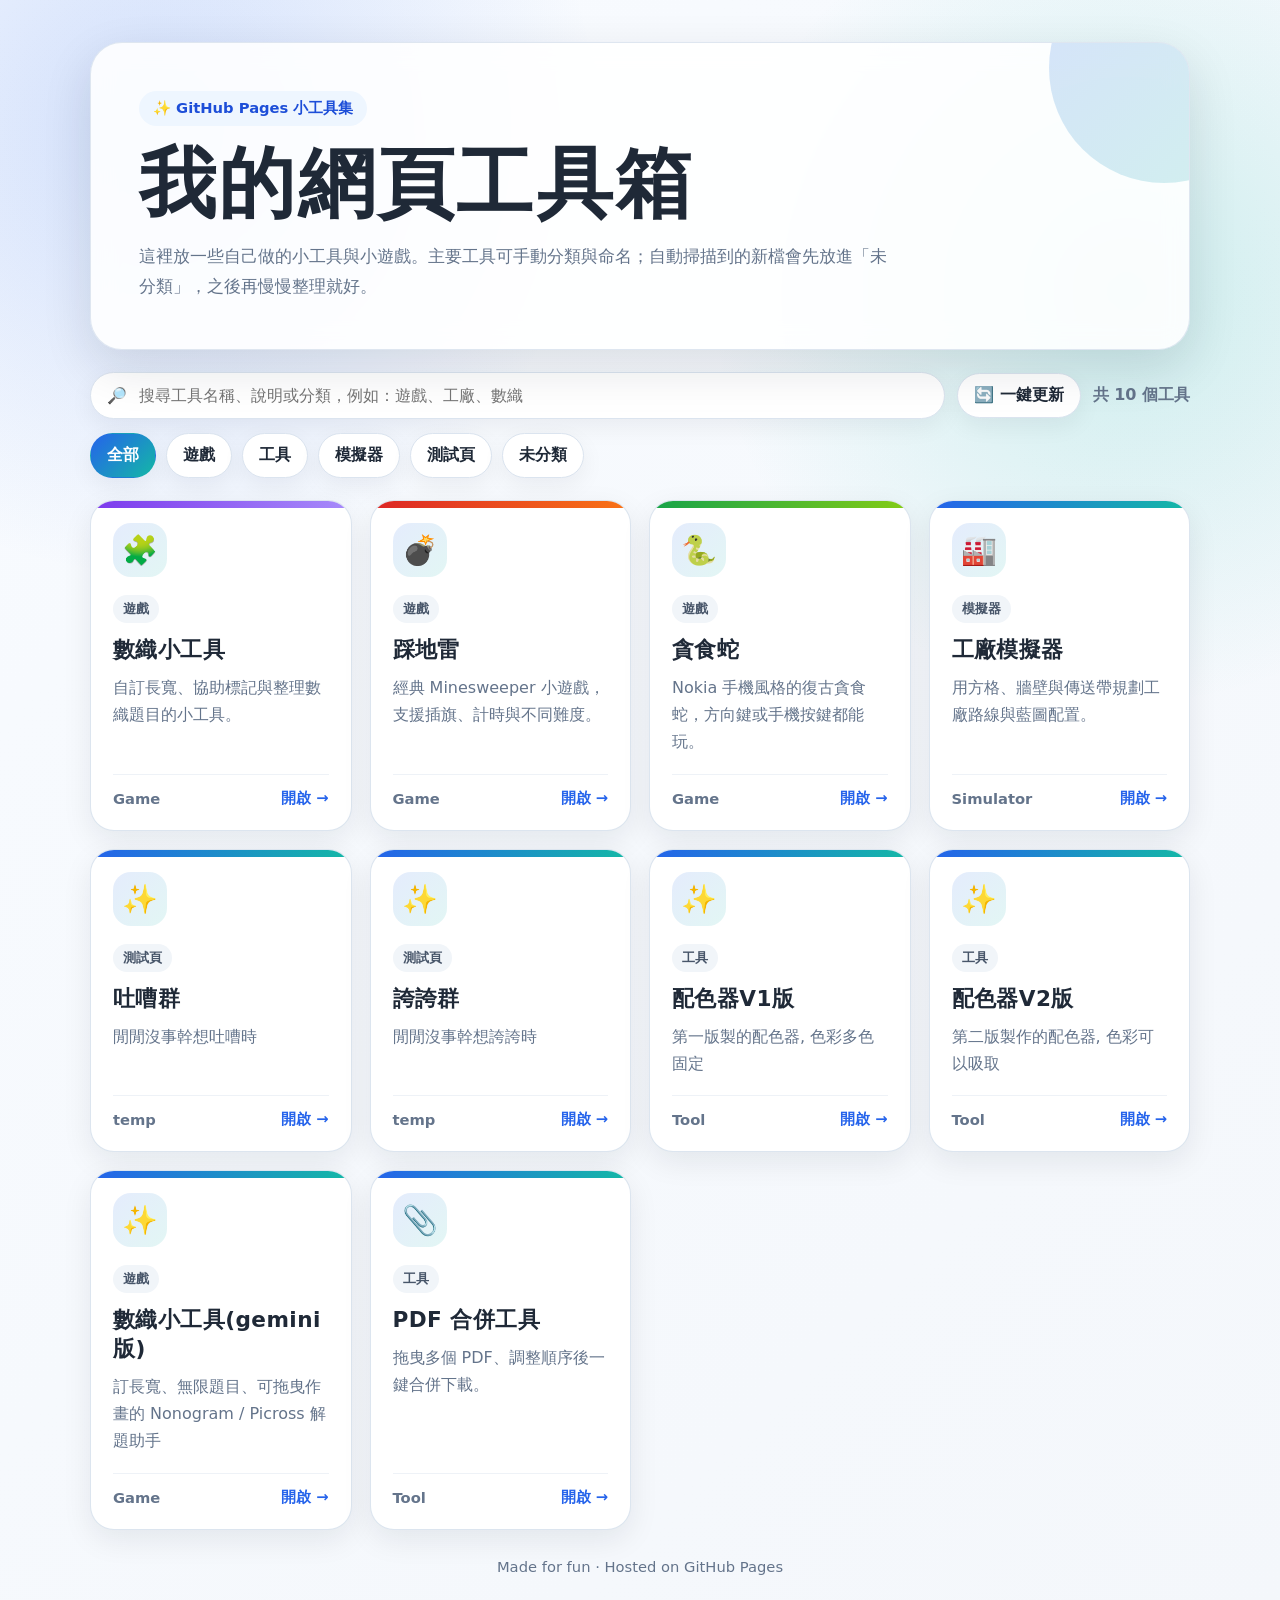
<file: index.html>
<!DOCTYPE html>
<html lang="zh-Hant">
<head>
  <meta charset="UTF-8" />
  <meta name="viewport" content="width=device-width, initial-scale=1.0" />
  <title>小工具入口</title>
  <style>
    :root {
      --bg: #f4f7fb;
      --panel: rgba(255, 255, 255, .88);
      --text: #1f2937;
      --muted: #64748b;
      --line: #dbe4ef;
      --brand: #2563eb;
      --shadow: 0 18px 50px rgba(15, 23, 42, .12);
      --radius: 24px;
    }

    * { box-sizing: border-box; }

    body {
      margin: 0;
      min-height: 100vh;
      font-family: "Microsoft JhengHei", "Noto Sans TC", system-ui, sans-serif;
      color: var(--text);
      background:
        radial-gradient(circle at 12% 8%, rgba(37, 99, 235, .18), transparent 28rem),
        radial-gradient(circle at 88% 18%, rgba(20, 184, 166, .18), transparent 26rem),
        linear-gradient(135deg, #f8fbff 0%, var(--bg) 100%);
      padding: 42px 18px;
    }

    .wrap { width: min(1100px, 100%); margin: 0 auto; }

    .hero {
      position: relative;
      overflow: hidden;
      background: var(--panel);
      border: 1px solid rgba(219, 228, 239, .9);
      border-radius: 32px;
      padding: clamp(26px, 5vw, 48px);
      box-shadow: var(--shadow);
      backdrop-filter: blur(12px);
      margin-bottom: 22px;
    }

    .hero::after {
      content: "";
      position: absolute;
      right: -90px;
      top: -90px;
      width: 230px;
      height: 230px;
      border-radius: 50%;
      background: linear-gradient(135deg, rgba(37,99,235,.18), rgba(20,184,166,.18));
    }

    .eyebrow {
      display: inline-flex;
      align-items: center;
      gap: 8px;
      padding: 8px 14px;
      border-radius: 999px;
      background: #eef6ff;
      color: #1d4ed8;
      font-weight: 700;
      font-size: .92rem;
      margin-bottom: 18px;
    }

    h1 {
      position: relative;
      z-index: 1;
      margin: 0;
      font-size: clamp(2.2rem, 6vw, 4.8rem);
      line-height: 1.05;
      letter-spacing: .03em;
    }

    .desc {
      position: relative;
      z-index: 1;
      max-width: 760px;
      margin: 16px 0 0;
      color: var(--muted);
      line-height: 1.8;
      font-size: 1.05rem;
    }

    .toolbar {
      display: flex;
      gap: 12px;
      flex-wrap: wrap;
      align-items: center;
      justify-content: space-between;
      margin: 22px 0 14px;
    }

    .search-box {
      flex: 1 1 280px;
      display: flex;
      align-items: center;
      gap: 10px;
      background: #fff;
      border: 1px solid var(--line);
      border-radius: 999px;
      padding: 12px 16px;
      box-shadow: 0 8px 24px rgba(15, 23, 42, .06);
    }

    .search-box input {
      width: 100%;
      border: 0;
      outline: 0;
      font: inherit;
      background: transparent;
      color: var(--text);
    }

    .refresh-btn,
    .filter-btn {
      border: 1px solid var(--line);
      border-radius: 999px;
      padding: 11px 16px;
      background: #fff;
      color: var(--text);
      font: inherit;
      font-weight: 700;
      cursor: pointer;
      box-shadow: 0 8px 24px rgba(15, 23, 42, .06);
      transition: .18s ease;
    }

    .refresh-btn:hover,
    .filter-btn:hover { transform: translateY(-2px); }

    .filter-btn.active {
      color: #fff;
      background: linear-gradient(135deg, #2563eb, #14b8a6);
      border-color: transparent;
    }

    .filters {
      display: flex;
      gap: 10px;
      flex-wrap: wrap;
      margin: 0 0 22px;
    }

    .count {
      color: var(--muted);
      font-weight: 700;
      white-space: nowrap;
    }

    .grid {
      display: grid;
      grid-template-columns: repeat(auto-fit, minmax(230px, 1fr));
      gap: 18px;
    }

    .card {
      position: relative;
      display: flex;
      flex-direction: column;
      min-height: 220px;
      padding: 22px;
      border-radius: var(--radius);
      background: #fff;
      color: var(--text);
      text-decoration: none;
      border: 1px solid rgba(219, 228, 239, .95);
      box-shadow: 0 10px 30px rgba(15, 23, 42, .08);
      transition: transform .18s ease, box-shadow .18s ease, border-color .18s ease;
      overflow: hidden;
    }

    .card::before {
      content: "";
      position: absolute;
      inset: 0 0 auto 0;
      height: 7px;
      background: linear-gradient(90deg, var(--accent), var(--accent-2));
    }

    .card:hover,
    .card:focus-visible {
      transform: translateY(-5px);
      box-shadow: 0 18px 44px rgba(15, 23, 42, .14);
      border-color: rgba(37, 99, 235, .35);
    }

    .icon {
      width: 54px;
      height: 54px;
      display: grid;
      place-items: center;
      border-radius: 18px;
      background: linear-gradient(135deg, rgba(37,99,235,.12), rgba(20,184,166,.12));
      font-size: 1.8rem;
      margin-bottom: 18px;
    }

    .card h2 {
      margin: 0 0 10px;
      font-size: 1.35rem;
      letter-spacing: .02em;
    }

    .card p {
      margin: 0;
      color: var(--muted);
      line-height: 1.7;
      flex: 1;
    }

    .tag {
      display: inline-flex;
      align-items: center;
      width: fit-content;
      margin: 0 0 12px;
      padding: 5px 10px;
      border-radius: 999px;
      background: #f1f5f9;
      color: #475569;
      font-size: .82rem;
      font-weight: 700;
    }

    .meta {
      display: flex;
      justify-content: space-between;
      align-items: center;
      gap: 10px;
      margin-top: 18px;
      padding-top: 14px;
      border-top: 1px solid #eef2f7;
      color: var(--muted);
      font-size: .92rem;
      font-weight: 700;
    }

    .go { color: var(--brand); }

    .empty {
      display: none;
      text-align: center;
      padding: 36px;
      border: 1px dashed var(--line);
      border-radius: var(--radius);
      color: var(--muted);
      background: rgba(255,255,255,.72);
    }

    footer {
      margin-top: 28px;
      text-align: center;
      color: var(--muted);
      font-size: .92rem;
    }

    @media (max-width: 640px) {
      body { padding: 20px 12px; }
      .hero { border-radius: 24px; }
      .toolbar { align-items: stretch; }
      .count { width: 100%; text-align: center; }
      .card { min-height: 190px; }
      .refresh-btn { width: 100%; }
      .filter-btn { flex: 1 1 auto; }
    }
  </style>
</head>
<body>
  <main class="wrap">
    <section class="hero">
      <div class="eyebrow">✨ GitHub Pages 小工具集</div>
      <h1>我的網頁工具箱</h1>
      <p class="desc">這裡放一些自己做的小工具與小遊戲。主要工具可手動分類與命名；自動掃描到的新檔會先放進「未分類」，之後再慢慢整理就好。</p>
    </section>

    <section class="toolbar" aria-label="工具搜尋區">
      <label class="search-box">
        🔎
        <input id="searchInput" type="search" placeholder="搜尋工具名稱、說明或分類，例如：遊戲、工廠、數織" autocomplete="off" />
      </label>
      <button class="refresh-btn" id="refreshBtn" type="button">🔄 一鍵更新</button>
      <div class="count" id="countText">共 0 個工具</div>
    </section>

    <section class="filters" id="filterBar" aria-label="分類篩選"></section>

    <section class="grid" id="appGrid" aria-label="工具入口清單"></section>
    <section class="empty" id="emptyState">找不到符合的工具，換個關鍵字或分類試試看。</section>

    <footer>Made for fun · Hosted on GitHub Pages</footer>
  </main>

  <script>
    const owner = "more200594";
    const repo = "nonogram";

    const categories = ["全部", "遊戲", "工具", "模擬器", "測試頁", "未分類"];
    let activeCategory = "全部";

    // 主要工具：這裡可以手動改名稱、說明、分類、圖示與顏色。
    const apps = [
      {
        name: "數織小工具",
        description: "自訂長寬、協助標記與整理數織題目的小工具。",
        url: "chatnono.html",
        icon: "🧩",
        type: "Game",
        category: "遊戲",
        accent: "#7c3aed",
        accent2: "#a78bfa"
      },
      {
        name: "踩地雷",
        description: "經典 Minesweeper 小遊戲，支援插旗、計時與不同難度。",
        url: "minesweeper.html",
        icon: "💣",
        type: "Game",
        category: "遊戲",
        accent: "#dc2626",
        accent2: "#f97316"
      },
      {
        name: "貪食蛇",
        description: "Nokia 手機風格的復古貪食蛇，方向鍵或手機按鍵都能玩。",
        url: "snake.html",
        icon: "🐍",
        type: "Game",
        category: "遊戲",
        accent: "#16a34a",
        accent2: "#84cc16"
      },
      {
        name: "工廠模擬器",
        description: "用方格、牆壁與傳送帶規劃工廠路線與藍圖配置。",
        url: "Factory/",
        icon: "🏭",
        type: "Simulator",
        category: "模擬器",
        accent: "#2563eb",
        accent2: "#14b8a6"
      },
      {
  name: "吐嘈群",
  description: "閒閒沒事幹想吐嘈時",
  url: "87_plus.html",
  icon: "✨",
  type: "temp",
  category: "測試頁",
  accent: "#2563eb",
  accent2: "#14b8a6"
},
    {
  name: "誇誇群",
  description: "閒閒沒事幹想誇誇時",
  url: "Good_PLUS.html",
  icon: "✨",
  type: "temp",
  category: "測試頁",
  accent: "#2563eb",
  accent2: "#14b8a6"
},
    {
  name: "配色器V1版",
  description: "第一版製的配色器, 色彩多色固定",
  url: "color_palette.html",
  icon: "✨",
  type: "Tool",
  category: "工具",
  accent: "#2563eb",
  accent2: "#14b8a6"
},
    {
  name: "配色器V2版",
  description: "第二版製作的配色器, 色彩可以吸取",
  url: "color_palette_generator_aa.html",
  icon: "✨",
  type: "Tool",
  category: "工具",
  accent: "#2563eb",
  accent2: "#14b8a6"
},
    {
  name: "數織小工具(gemini版)",
  description: "訂長寬、無限題目、可拖曳作畫的 Nonogram / Picross 解題助手",
  url: "gemininono.html",
  icon: "✨",
  type: "Game",
  category: "遊戲",
  accent: "#2563eb",
  accent2: "#14b8a6"
},
      {
  name: "PDF 合併工具",
  description: "拖曳多個 PDF、調整順序後一鍵合併下載。",
  url: "pdf_merge.html",
  icon: "📎",
  type: "Tool",
  category: "工具",
  accent: "#2563eb",
  accent2: "#14b8a6"
}
    ];

    const appGrid = document.getElementById("appGrid");
    const searchInput = document.getElementById("searchInput");
    const countText = document.getElementById("countText");
    const emptyState = document.getElementById("emptyState");
    const refreshBtn = document.getElementById("refreshBtn");
    const filterBar = document.getElementById("filterBar");

    let allApps = [...apps];

    function normalizeUrl(url) {
      return url.replace(/^\.\//, "").replace(/\/$/, "");
    }

    function prettyName(filename) {
      return filename
        .replace(/\.html$/i, "")
        .replace(/[-_]+/g, " ")
        .replace(/\b\w/g, char => char.toUpperCase());
    }

    function guessCategory(filename, type) {
      const lower = filename.toLowerCase();
      if (lower.includes("snake") || lower.includes("mine") || lower.includes("game")) return "遊戲";
      if (lower.includes("factory") || lower.includes("simulator")) return "模擬器";
      if (lower.includes("test") || lower.includes("demo") || lower.includes("temp")) return "測試頁";
      if (lower.includes("tool") || lower.includes("nonogram") || lower.includes("chatnono")) return "工具";
      return "未分類";
    }

    function autoIcon(name, type, category) {
      const lower = name.toLowerCase();
      if (lower.includes("snake")) return "🐍";
      if (lower.includes("mine")) return "💣";
      if (lower.includes("factory")) return "🏭";
      if (category === "遊戲") return "🎮";
      if (category === "工具") return "🛠️";
      if (category === "模擬器") return "🧪";
      if (category === "測試頁") return "🧫";
      if (type === "dir") return "📁";
      return "✨";
    }

    function renderFilters() {
      filterBar.innerHTML = categories.map(category => `
        <button class="filter-btn ${category === activeCategory ? "active" : ""}" type="button" data-category="${category}">${category}</button>
      `).join("");
    }

    function renderApps(keyword = "") {
      const normalizedKeyword = keyword.trim().toLowerCase();

      const filteredApps = allApps.filter(app => {
        const text = `${app.name} ${app.description} ${app.type} ${app.category}`.toLowerCase();
        const matchKeyword = text.includes(normalizedKeyword);
        const matchCategory = activeCategory === "全部" || app.category === activeCategory;
        return matchKeyword && matchCategory;
      });

      appGrid.innerHTML = filteredApps.map(app => `
        <a class="card" href="${app.url}" style="--accent:${app.accent}; --accent-2:${app.accent2};">
          <div class="icon" aria-hidden="true">${app.icon}</div>
          <span class="tag">${app.category}</span>
          <h2>${app.name}</h2>
          <p>${app.description}</p>
          <div class="meta">
            <span>${app.type}</span>
            <span class="go">開啟 →</span>
          </div>
        </a>
      `).join("");

      countText.textContent = `共 ${filteredApps.length} 個工具`;
      emptyState.style.display = filteredApps.length ? "none" : "block";
      renderFilters();
    }

    async function loadAutoApps() {
      try {
        const response = await fetch(`https://api.github.com/repos/${owner}/${repo}/contents/`, { cache: "no-store" });
        const files = await response.json();
        if (!Array.isArray(files)) return;

        const manualUrls = new Set(apps.map(app => normalizeUrl(app.url)));
        const autoApps = files
          .filter(file => {
            if (file.name === "index.html") return false;
            if (file.type === "file" && file.name.toLowerCase().endsWith(".html")) return !manualUrls.has(normalizeUrl(file.name));
            if (file.type === "dir") return !manualUrls.has(normalizeUrl(file.name));
            return false;
          })
          .map(file => {
            const isDir = file.type === "dir";
            const url = isDir ? `${file.name}/` : file.name;
            const category = guessCategory(file.name, file.type);
            const name = prettyName(file.name);
            return {
              name,
              description: category === "未分類"
                ? "自動偵測到的新入口，尚未手動分類。"
                : "自動偵測並初步分類的入口。",
              url,
              icon: autoIcon(file.name, file.type, category),
              type: isDir ? "Folder" : "Auto",
              category,
              accent: category === "遊戲" ? "#dc2626" : category === "工具" ? "#7c3aed" : category === "模擬器" ? "#2563eb" : category === "測試頁" ? "#f59e0b" : "#64748b",
              accent2: category === "遊戲" ? "#f97316" : category === "工具" ? "#a78bfa" : category === "模擬器" ? "#14b8a6" : category === "測試頁" ? "#fbbf24" : "#94a3b8"
            };
          });

        allApps = [...apps, ...autoApps];
        renderApps(searchInput.value);
      } catch (error) {
        console.warn("GitHub 自動掃描失敗：", error);
      }
    }

    filterBar.addEventListener("click", event => {
      const button = event.target.closest("button[data-category]");
      if (!button) return;
      activeCategory = button.dataset.category;
      renderApps(searchInput.value);
    });

    searchInput.addEventListener("input", event => renderApps(event.target.value));

    refreshBtn.addEventListener("click", async () => {
      refreshBtn.textContent = "🔄 更新中...";
      allApps = [...apps];
      renderApps(searchInput.value);
      await loadAutoApps();
      refreshBtn.textContent = "🔄 一鍵更新";
    });

    renderFilters();
    renderApps();
    loadAutoApps();
  // 🔥 點未分類卡片 → 產生可貼設定
    document.addEventListener("click", (e) => {
      const card = e.target.closest(".card");
      if (!card) return;

      const name = card.querySelector("h2")?.innerText || "";
      const url = card.getAttribute("href") || "";
      const tag = card.querySelector(".tag")?.innerText || "";

      if (tag !== "未分類") return; // 只針對未分類

      const template = `{
  name: "${name}",
  description: "請補上說明",
  url: "${url.replace(/\/$/,"")}",
  icon: "✨",
  type: "Tool",
  category: "工具",
  accent: "#2563eb",
  accent2: "#14b8a6"
}`;

      navigator.clipboard.writeText(template);
      alert("已複製設定模板，貼到 apps 裡即可使用！");
    });

</script>
</body>
</html>
</file>
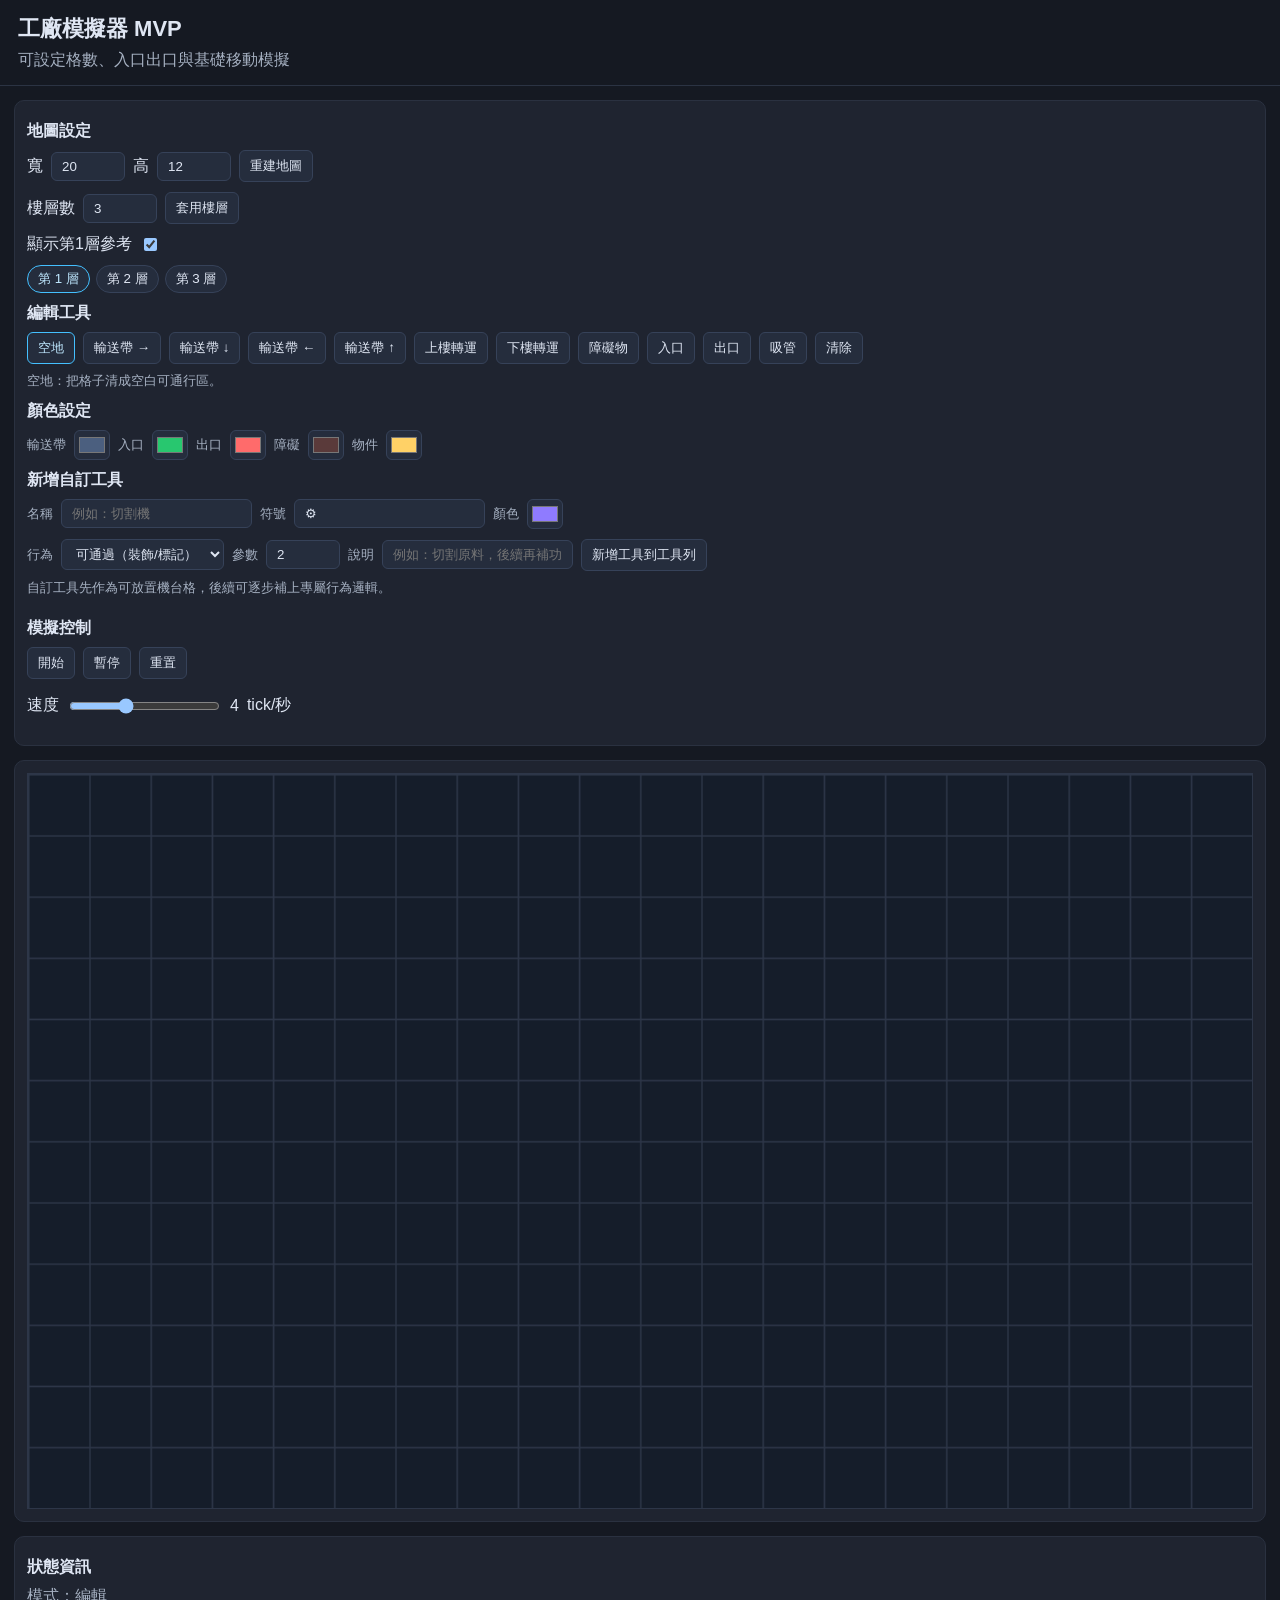
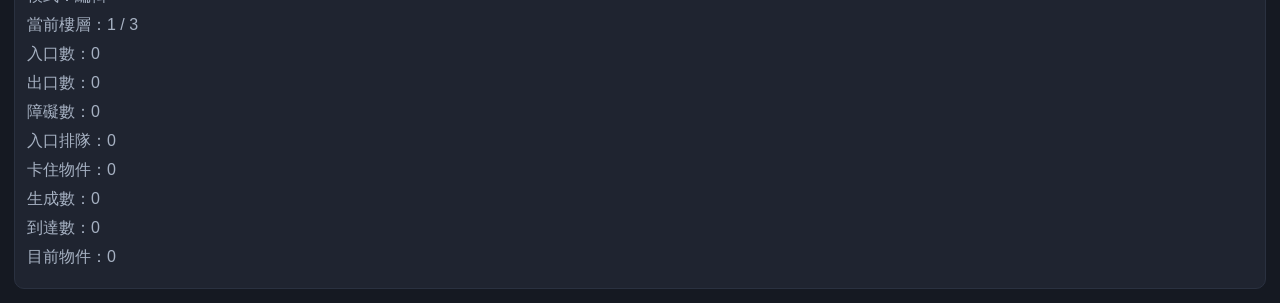
<file: Factory/index.html>
<!doctype html>
<html lang="zh-Hant">
  <head>
    <meta charset="UTF-8" />
    <meta name="viewport" content="width=device-width, initial-scale=1.0" />
    <title>Factory Simulator MVP</title>
    <link rel="stylesheet" href="./style.css" />
  </head>
  <body>
    <header class="topbar">
      <h1>工廠模擬器 MVP</h1>
      <p>可設定格數、入口出口與基礎移動模擬</p>
    </header>

    <main class="layout">
      <section class="panel controls">
        <h2>地圖設定</h2>
        <div class="row">
          <label for="gridWidth">寬</label>
          <input id="gridWidth" type="number" min="5" max="80" value="20" />
          <label for="gridHeight">高</label>
          <input id="gridHeight" type="number" min="5" max="80" value="12" />
          <button id="resizeGridBtn">重建地圖</button>
        </div>
        <div class="row">
          <label for="layerCount">樓層數</label>
          <input id="layerCount" type="number" min="1" max="12" value="3" />
          <button id="applyLayerCountBtn">套用樓層</button>
        </div>
        <div class="row">
          <label for="showBaseLayerRef">顯示第1層參考</label>
          <input id="showBaseLayerRef" type="checkbox" checked />
        </div>
        <div id="layerTabs" class="layer-tabs"></div>

        <h2>編輯工具</h2>
        <div class="row tool-row">
          <button class="tool-btn active" data-tool="empty">空地</button>
          <button class="tool-btn" data-tool="belt_right">輸送帶 →</button>
          <button class="tool-btn" data-tool="belt_down">輸送帶 ↓</button>
          <button class="tool-btn" data-tool="belt_left">輸送帶 ←</button>
          <button class="tool-btn" data-tool="belt_up">輸送帶 ↑</button>
          <button class="tool-btn" data-tool="lift_up">上樓轉運</button>
          <button class="tool-btn" data-tool="lift_down">下樓轉運</button>
          <button class="tool-btn" data-tool="wall">障礙物</button>
          <button class="tool-btn" data-tool="entrance">入口</button>
          <button class="tool-btn" data-tool="exit">出口</button>
          <button class="tool-btn" data-tool="eyedropper">吸管</button>
          <button class="tool-btn" data-tool="erase">清除</button>
        </div>
        <p class="hint" id="toolDescription">空地：把格子清成空白可通行區。</p>

        <h2>顏色設定</h2>
        <div class="row color-row">
          <label for="colorBelt">輸送帶</label>
          <input id="colorBelt" type="color" value="#4b5f7f" />
          <label for="colorEntrance">入口</label>
          <input id="colorEntrance" type="color" value="#28c76f" />
          <label for="colorExit">出口</label>
          <input id="colorExit" type="color" value="#ff6b6b" />
          <label for="colorWall">障礙</label>
          <input id="colorWall" type="color" value="#5a3a3a" />
          <label for="colorEntity">物件</label>
          <input id="colorEntity" type="color" value="#ffd166" />
        </div>

        <h2>新增自訂工具</h2>
        <div class="row custom-tool-row">
          <label for="customToolName">名稱</label>
          <input id="customToolName" type="text" placeholder="例如：切割機" />
          <label for="customToolSymbol">符號</label>
          <input id="customToolSymbol" type="text" maxlength="2" value="⚙" />
          <label for="customToolColor">顏色</label>
          <input id="customToolColor" type="color" value="#8f7bff" />
        </div>
        <div class="row custom-tool-row">
          <label for="customToolBehavior">行為</label>
          <select id="customToolBehavior">
            <option value="pass">可通過（裝飾/標記）</option>
            <option value="block">阻擋（牆）</option>
            <option value="process">加工站（停留）</option>
          </select>
          <label for="customToolParam">參數</label>
          <input id="customToolParam" type="number" min="0" max="999" value="2" />
          <label for="customToolDesc">說明</label>
          <input id="customToolDesc" type="text" placeholder="例如：切割原料，後續再補功能邏輯" />
          <button id="addCustomToolBtn">新增工具到工具列</button>
        </div>
        <p class="hint">自訂工具先作為可放置機台格，後續可逐步補上專屬行為邏輯。</p>
        <div id="customToolList" class="custom-tool-list"></div>

        <h2>模擬控制</h2>
        <div class="row">
          <button id="startBtn">開始</button>
          <button id="pauseBtn">暫停</button>
          <button id="resetBtn">重置</button>
        </div>
        <div class="row">
          <label for="speedRange">速度</label>
          <input id="speedRange" type="range" min="1" max="10" value="4" />
          <span id="speedValue">4</span>
          <span>tick/秒</span>
        </div>
      </section>

      <section class="panel canvas-panel">
        <canvas id="gridCanvas" width="800" height="480"></canvas>
      </section>

      <section class="panel status">
        <h2>狀態資訊</h2>
        <ul>
          <li>模式：<span id="modeText">編輯</span></li>
          <li>當前樓層：<span id="currentLayerText">1</span> / <span id="totalLayerText">1</span></li>
          <li>入口數：<span id="entranceCount">0</span></li>
          <li>出口數：<span id="exitCount">0</span></li>
          <li>障礙數：<span id="wallCount">0</span></li>
          <li>入口排隊：<span id="queueCount">0</span></li>
          <li>卡住物件：<span id="blockedCount">0</span></li>
          <li>生成數：<span id="spawnCount">0</span></li>
          <li>到達數：<span id="arriveCount">0</span></li>
          <li>目前物件：<span id="entityCount">0</span></li>
        </ul>
      </section>
    </main>

    <script src="./src/main.js"></script>
  </body>
</html>
</file>
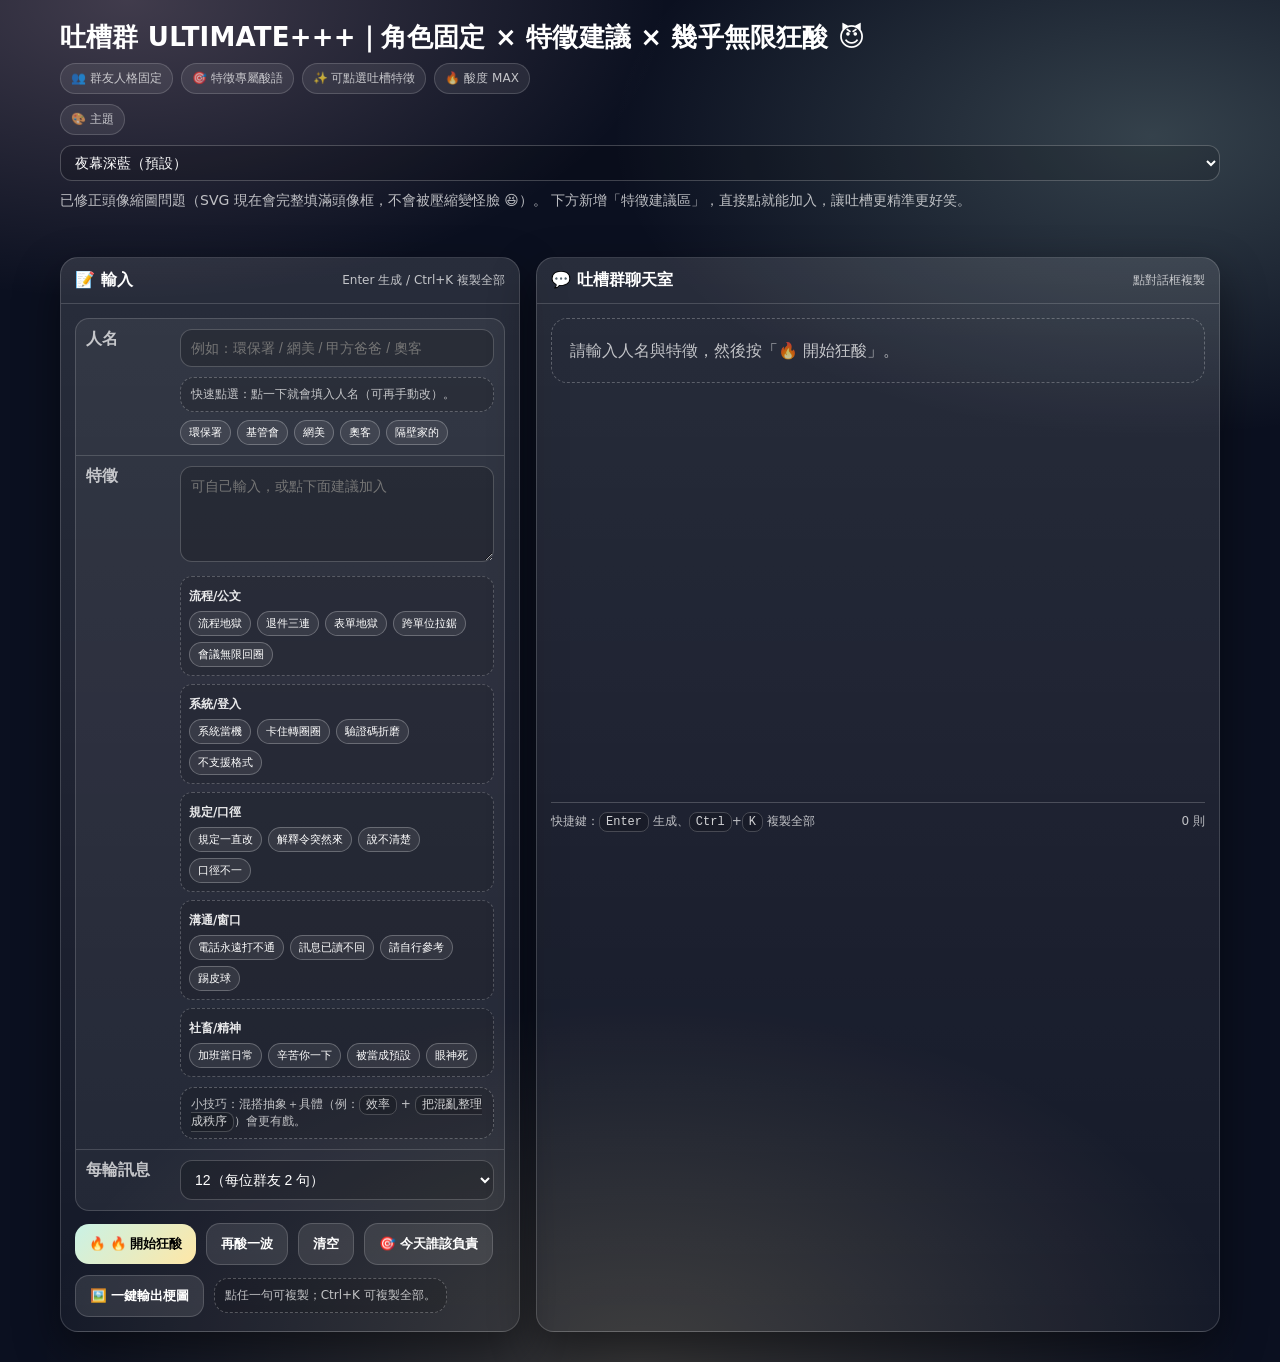
<file: 87_plus.html>
<!doctype html>
<html lang="zh-Hant" data-theme="night">
<head>
<meta charset="utf-8"/>
<meta name="viewport" content="width=device-width,initial-scale=1"/>
<title>吐槽群 ULTIMATE+++｜角色固定 × 特徵建議 × 幾乎無限狂酸</title>
<style>
:root{
  --bg:#0b1020; --stroke:rgba(255,255,255,.16); --text:#fff; --muted:rgba(255,255,255,.72);
  --mint:#c9f2e6; --sun:#ffe7a6; --sky:#cfe7ff; --pink:#ffd6e8; --leaf:#bfe7b8;
  --radius:18px; --shadow:0 18px 46px rgba(0,0,0,.45);
  --sans: system-ui, -apple-system, "Segoe UI","Noto Sans TC","PingFang TC","Microsoft JhengHei",sans-serif;
  --mono: ui-monospace, SFMono-Regular, Menlo, Monaco, Consolas, "Liberation Mono", "Courier New", monospace;
}
*{box-sizing:border-box}
body{
  margin:0;font-family:var(--sans);color:var(--text);
  background:
   radial-gradient(900px 500px at 10% 0%, rgba(255,214,232,.28), transparent 60%),
   radial-gradient(900px 500px at 90% 10%, rgba(201,242,230,.28), transparent 60%),
   radial-gradient(1000px 600px at 50% 100%, rgba(255,231,166,.25), transparent 60%),
   var(--bg);
  min-height:100vh;
}
header{max-width:1200px;margin:auto;padding:20px}
h1{margin:0;font-size:26px;letter-spacing:.2px}
.badges{display:flex;gap:8px;flex-wrap:wrap;margin-top:8px}
.badge{padding:6px 10px;border-radius:999px;border:1px solid var(--stroke);background:rgba(255,255,255,.08);font-size:12px;color:var(--muted)}
.sub{color:var(--muted);margin-top:8px;font-size:14px;line-height:1.7}

.wrap{max-width:1200px;margin:auto;padding:10px 20px 30px;display:grid;grid-template-columns:460px 1fr;gap:16px}
@media(max-width:980px){.wrap{grid-template-columns:1fr}}

.panel{background:linear-gradient(180deg,rgba(255,255,255,.12),rgba(255,255,255,.04));border:1px solid var(--stroke);border-radius:var(--radius);box-shadow:var(--shadow);overflow:hidden}
.panelHeader{padding:12px 14px;border-bottom:1px solid var(--stroke);display:flex;justify-content:space-between;align-items:center;gap:10px}
.panelHeader .hint{font-size:12px;color:var(--muted)}
.panelBody{padding:14px}

table{width:100%;border-collapse:separate;border-spacing:0;border:1px solid var(--stroke);border-radius:14px;background:rgba(255,255,255,.06)}
th,td{padding:10px;border-bottom:1px solid var(--stroke);vertical-align:top}
tr:last-child th,tr:last-child td{border-bottom:none}
th{width:94px;color:var(--muted);text-align:left}

input,textarea,select{
 width:100%;border:1px solid rgba(255,255,255,.2);background:rgba(0,0,0,.18);color:#fff;
 border-radius:12px;padding:10px;font-size:14px;outline:none
}
textarea{min-height:96px;resize:vertical;line-height:1.55}
input:focus,textarea:focus,select:focus{border-color:rgba(201,242,230,.85);box-shadow:0 0 0 3px rgba(201,242,230,.22)}

.controls{display:flex;gap:10px;flex-wrap:wrap;margin-top:12px;align-items:center}
button{
 border:none;border-radius:14px;padding:11px 14px;font-weight:900;
 background:linear-gradient(135deg,var(--mint),var(--sun));cursor:pointer;
 transition:transform .08s ease, filter .15s ease;
}
button:hover{filter:brightness(1.05)}
button:active{transform:translateY(1px) scale(.99)}
.ghost{background:rgba(255,255,255,.1);color:#fff;border:1px solid var(--stroke)}

.mini{font-size:12px;color:var(--muted);padding:8px 10px;border:1px dashed rgba(255,255,255,.25);border-radius:14px;background:rgba(0,0,0,.14)}
.kbd{font-family:var(--mono);padding:2px 6px;border-radius:8px;border:1px solid rgba(255,255,255,.2);background:rgba(0,0,0,.18);color:rgba(255,255,255,.8)}

.traitBox{margin-top:10px;display:grid;grid-template-columns:1fr;gap:8px}
.traitGroup{border:1px dashed rgba(255,255,255,.22);border-radius:12px;padding:8px;background:rgba(0,0,0,.12)}
.traitGroup b{font-size:12px;color:rgba(255,255,255,.9)}
.traitTags{display:flex;gap:6px;flex-wrap:wrap;margin-top:6px}
.traitTag{
  font-size:11px;padding:4px 8px;border-radius:999px;border:1px solid rgba(255,255,255,.25);
  background:rgba(255,255,255,.08);cursor:pointer;user-select:none
}
.traitTag:hover{background:rgba(201,242,230,.25);border-color:rgba(201,242,230,.8)}

.chatArea{padding:14px;min-height:540px;display:flex;flex-direction:column;gap:12px}
.empty{border:1px dashed rgba(255,255,255,.25);padding:18px;border-radius:16px;color:var(--muted);line-height:1.7}
.msg{display:flex;gap:10px;align-items:flex-start;animation:pop .2s ease both}
@keyframes pop{from{transform:translateY(8px);opacity:0}to{transform:none;opacity:1}}

.avatar{
  width:56px;height:56px;border-radius:18px;border:1px solid rgba(255,255,255,.25);
  background:rgba(255,255,255,.15);display:flex;align-items:center;justify-content:center;
  overflow:hidden;box-shadow:0 10px 26px rgba(0,0,0,.25)
}
.avatar svg{width:100%;height:100%}

.bubble{
 background:linear-gradient(180deg,rgba(255,255,255,.2),rgba(255,255,255,.06));
 border:1px solid rgba(255,255,255,.25);border-radius:18px;padding:10px 12px;position:relative;max-width:860px;cursor:pointer
}
.bubble:before{
 content:"";position:absolute;left:-6px;top:22px;width:12px;height:12px;background:inherit;
 border-left:1px solid rgba(255,255,255,.25);border-bottom:1px solid rgba(255,255,255,.25);transform:rotate(45deg)
}
.who{font-size:12px;color:rgba(255,255,255,.84);margin-bottom:6px;display:flex;gap:6px;flex-wrap:wrap;align-items:center}
.tag{font-size:11px;padding:3px 8px;border-radius:999px;border:1px solid rgba(255,255,255,.25);background:rgba(0,0,0,.2)}
.tag.hot{border-color:rgba(255,231,166,.6);background:rgba(255,231,166,.18);color:#2b240f}
.text{font-size:14px;line-height:1.7;white-space:pre-wrap;word-break:break-word}

.footerRow{margin-top:auto;display:flex;justify-content:space-between;gap:12px;border-top:1px solid rgba(255,255,255,.2);padding-top:10px;font-size:12px;color:var(--muted)}
.toast{
 position:fixed;right:16px;bottom:16px;max-width:min(520px, calc(100vw - 32px));
 padding:10px 12px;border-radius:14px;border:1px solid rgba(255,255,255,.2);
 background:rgba(10,18,32,.92);color:rgba(255,255,255,.92);box-shadow:0 18px 44px rgba(0,0,0,.45);
 opacity:0;transform:translateY(8px);pointer-events:none;transition:opacity .2s ease, transform .2s ease;
 font-size:13px;line-height:1.55;z-index:9999
}
.toast.show{opacity:1;transform:none}

/* ===== Theme Switcher (新增) ===== */
:root{
  --blob1: rgba(255,214,232,.28);
  --blob2: rgba(201,242,230,.28);
  --blob3: rgba(255,231,166,.25);
  --panelTop: rgba(255,255,255,.12);
  --panelBot: rgba(255,255,255,.04);
  --chipBg: rgba(255,255,255,.08);
  --inputBg: rgba(0,0,0,.18);
  --bubbleTop: rgba(255,255,255,.20);
  --bubbleBot: rgba(255,255,255,.06);
  --accentA: var(--mint);
  --accentB: var(--sun);
}

/* themes */
html[data-theme="night"]{
  --bg:#0b1020;
  --blob1: rgba(255,214,232,.22);
  --blob2: rgba(201,242,230,.22);
  --blob3: rgba(255,231,166,.18);
  --panelTop: rgba(255,255,255,.12);
  --panelBot: rgba(255,255,255,.04);
  --chipBg: rgba(255,255,255,.08);
  --inputBg: rgba(0,0,0,.18);
  --bubbleTop: rgba(255,255,255,.20);
  --bubbleBot: rgba(255,255,255,.06);
  --accentA: var(--mint);
  --accentB: var(--sun);
}
html[data-theme="sakura"]{
  --bg:#160b14;
  --blob1: rgba(255,214,232,.30);
  --blob2: rgba(201,242,230,.14);
  --blob3: rgba(255,231,166,.18);
  --panelTop: rgba(255,214,232,.22);
  --panelBot: rgba(255,255,255,.05);
  --chipBg: rgba(255,214,232,.14);
  --inputBg: rgba(0,0,0,.14);
  --bubbleTop: rgba(255,214,232,.22);
  --bubbleBot: rgba(255,255,255,.06);
  --accentA: #ffd6e8;
  --accentB: #ffe7a6;
}
html[data-theme="ocean"]{
  --bg:#07121a;
  --blob1: rgba(207,231,255,.22);
  --blob2: rgba(201,242,230,.18);
  --blob3: rgba(255,231,166,.14);
  --panelTop: rgba(207,231,255,.16);
  --panelBot: rgba(255,255,255,.05);
  --chipBg: rgba(207,231,255,.12);
  --inputBg: rgba(0,0,0,.16);
  --bubbleTop: rgba(207,231,255,.18);
  --bubbleBot: rgba(255,255,255,.06);
  --accentA: #cfe7ff;
  --accentB: #c9f2e6;
}
html[data-theme="matcha"]{
  --bg:#07140f;
  --blob1: rgba(191,231,184,.22);
  --blob2: rgba(201,242,230,.14);
  --blob3: rgba(255,231,166,.14);
  --panelTop: rgba(191,231,184,.18);
  --panelBot: rgba(255,255,255,.05);
  --chipBg: rgba(191,231,184,.12);
  --inputBg: rgba(0,0,0,.16);
  --bubbleTop: rgba(191,231,184,.18);
  --bubbleBot: rgba(255,255,255,.06);
  --accentA: #bfe7b8;
  --accentB: #ffe7a6;
}

/* apply vars */
body{
  background:
   radial-gradient(900px 500px at 10% 0%, var(--blob1), transparent 60%),
   radial-gradient(900px 500px at 90% 10%, var(--blob2), transparent 60%),
   radial-gradient(1000px 600px at 50% 100%, var(--blob3), transparent 60%),
   var(--bg);
}
.panel{ background: linear-gradient(180deg, var(--panelTop), var(--panelBot)); }
.badge{ background: var(--chipBg); }
input,textarea,select{ background: var(--inputBg); }
.bubble{ background: linear-gradient(180deg, var(--bubbleTop), var(--bubbleBot)); }
button{ background: linear-gradient(135deg, var(--accentA), var(--accentB)); }

.themeRow{display:flex;gap:10px;flex-wrap:wrap;align-items:center;margin-top:10px}
.themeSelect{
  min-width:180px;
  padding:8px 10px;
  border-radius:12px;
  border:1px solid rgba(255,255,255,.22);
  background:rgba(0,0,0,.14);
  color:#fff;
}



  #mvpBanner::before,#mvpBanner::after{ height:90px; width:54px; }
}


/* ===== 今天誰該負責（新增玩法） ===== */
.whoCard{white-space:pre-wrap}

</style>
</head>
<body>

<header>
  <h1>吐槽群 ULTIMATE+++｜角色固定 × 特徵建議 × 幾乎無限狂酸 😈</h1>
  <div class="badges">
    <span class="badge">👥 群友人格固定</span>
    <span class="badge">🎯 特徵專屬酸語</span>
    <span class="badge">✨ 可點選吐槽特徵</span>
    <span class="badge">🔥 酸度 MAX</span>
  </div>

  <div class="themeRow">
    <span class="badge">🎨 主題</span>
    <select id="themeSelect" class="themeSelect" aria-label="主題配色切換">
      <option value="night">夜幕深藍（預設）</option>
      <option value="sakura">櫻花粉霧</option>
      <option value="ocean">海洋藍綠</option>
      <option value="matcha">抹茶森林</option>
    </select>
  </div>
  <p class="sub">
    已修正頭像縮圖問題（SVG 現在會完整填滿頭像框，不會被壓縮變怪臉 😆）。
    下方新增「特徵建議區」，直接點就能加入，讓吐槽更精準更好笑。
  </p>
</header>

<main class="wrap">

<section class="panel">
  <div class="panelHeader">
    <strong>📝 輸入</strong>
    <span class="hint">Enter 生成 / Ctrl+K 複製全部</span>
  </div>
  <div class="panelBody">
    <table>
      
<tr><th>人名</th><td>
  <input id="nameInput" placeholder="例如：環保署 / 網美 / 甲方爸爸 / 奧客" maxlength="30"/>
  <div class="mini" style="margin-top:10px">
    快速點選：點一下就會填入人名（可再手動改）。
  </div>
  <div id="nameChips" class="traitTags" style="margin-top:8px"></div>
</td></tr>
      <tr><th>特徵</th><td>
        <textarea id="traitsInput" placeholder="可自己輸入，或點下面建議加入"></textarea>

        <div class="traitBox" id="traitBox"></div>

        <div class="mini" style="margin-top:10px">
          小技巧：混搭抽象＋具體（例：<span class="kbd">效率</span> + <span class="kbd">把混亂整理成秩序</span>）會更有戲。
        </div>
      </td></tr>
      <tr><th>每輪訊息</th><td>
        <select id="countSelect">
          <option value="6">6（每位群友 1 句）</option>
          <option value="12" selected>12（每位群友 2 句）</option>
          <option value="18">18（每位群友 3 句）</option>
          <option value="24">24（每位群友 4 句）</option>
        </select>
      </td></tr>
    </table>

    <div class="controls">
      <button id="btnGenerate">🔥 🔥 開始狂酸</button>
      <button id="btnShuffle" class="ghost">再酸一波</button>
      <button id="btnClear" class="ghost">清空</button>
      <button id="btnWho" class="ghost">🎯 今天誰該負責</button>
      <button id="btnExport" class="ghost">🖼️ 一鍵輸出梗圖</button>
<span class="mini">點任一句可複製；Ctrl+K 可複製全部。</span>
    </div>
  </div>
</section>

<section class="panel">
  <div class="panelHeader">
    <strong>💬 吐槽群聊天室</strong>
    <span class="hint">點對話框複製</span>
  </div>
  <div id="chatArea" class="chatArea">
    <div id="emptyState" class="empty">請輸入人名與特徵，然後按「🔥 開始狂酸」。</div>
    <div class="footerRow">
      <div>快捷鍵：<span class="kbd">Enter</span> 生成、<span class="kbd">Ctrl</span>+<span class="kbd">K</span> 複製全部</div>
      <div id="counter">0 則</div>
    </div>
  </div>
</section>

</main>

<div id="toast" class="toast" role="status" aria-live="polite"></div>

<script>
const $=s=>document.querySelector(s); const $$=s=>Array.from(document.querySelectorAll(s));
const chatArea=$("#chatArea"), emptyState=$("#emptyState"), counter=$("#counter"), toast=$("#toast"), traitBox=$("#traitBox");

function showToast(m){
  toast.textContent=m; toast.classList.add("show");
  clearTimeout(showToast._t); showToast._t=setTimeout(()=>toast.classList.remove("show"),1200);
}

/* ===== Theme JS (persist) ===== */
(function initTheme(){
  const html = document.documentElement;
  const sel = document.querySelector("#themeSelect");
  const saved = localStorage.getItem("kkq_theme") || "night";
  html.dataset.theme = saved;
  if(sel) sel.value = saved;
  sel?.addEventListener("change", ()=>{
    html.dataset.theme = sel.value;
    localStorage.setItem("kkq_theme", sel.value);
    showToast("已切換主題：" + sel.options[sel.selectedIndex].text);
  });
})();
function escapeHTML(s){ return (s??"").replace(/[&<>\"']/g, m=>({ "&":"&amp;","<":"&lt;",">":"&gt;",'"':"&quot;","'":"&#039;" }[m])); }
function pick(a){ return a[Math.floor(Math.random()*a.length)] }


/* ===============================
   幾乎無限誇誇模式（組合式生成 + 近20句防重複 + 青蛙最後一擊）
   =============================== */

/* 近20句不再出現（整句去重） */
const RECENT_LIMIT = 20;
const recentLines = [];
function rememberLine(line){
  if(recentLines.includes(line)) return false;
  recentLines.push(line);
  while(recentLines.length > RECENT_LIMIT) recentLines.shift();
  return true;
}
function pickUnique(makeLine, maxTry=18){
  for(let i=0;i<maxTry;i++){
    const line = makeLine();
    if(rememberLine(line)) return line;
  }
  // 萬一真的撞到（很難），就放行
  const line = makeLine();
  recentLines.push(line);
  while(recentLines.length > RECENT_LIMIT) recentLines.shift();
  return line;
}

/* 同義詞/意象：讓同一特徵可以用不同講法（提高組合數） */

const traitLex = {
  "流程地獄": { noun:["流程","簽核","補件","退件","公文海"], verb:["拖成","卡成","繞成","磨成","拆成"], img:["無限迴圈","迷宮","三聯單","待補正清單","黑洞"] },
  "退件三連": { noun:["退件","補正","來回","打回票"], verb:["連退","打回","要求重送","再補一次","重跑"], img:["紅章","回函","附件清單","退回通知","三連擊"] },
  "表單地獄": { noun:["表單","欄位","格式","附件"], verb:["逼你填滿","折磨","限制","刁難","卡住"], img:["必填星號海","格式錯誤","不支援的欄位","上傳失敗","欄位地獄"] },
  "系統當機": { noun:["系統","登入","送出","載入"], verb:["當機","轉圈","逾時","吞資料","神隱"], img:["502","轉圈圈","逾時","白畫面","維護公告"] },
  "規定一直改": { noun:["規定","解釋令","公告","版本"], verb:["改掉","翻新","重寫","臨時更新","打臉"], img:["修正草案","最新版","口徑不一","臨時通知","版本地獄"] },
  "電話永遠打不通": { noun:["電話","窗口","聯絡","回覆"], verb:["忙線","已讀不回","消失","踢皮球","裝死"], img:["語音信箱","忙線音","已讀","未接來電","石沉大海"] },
  "會議無限回圈": { noun:["會議","共識","結論","協調"], verb:["再開一次","拖到下次","討論成空","寫成紀錄","延後"], img:["會議紀錄","待確認事項","下次再議","行動項目","拉鋸戰"] },
  "加班當日常": { noun:["加班","工時","疲勞","精神"], verb:["榨乾","耗光","磨平","燃燒","回收"], img:["午夜電腦光","咖啡續杯","眼神死","工傷吉祥物","社畜模式"] },
  "專業": { noun:["專業","規範","標準","判斷","細節"], verb:["過度詮釋","放大檢視","硬上規定","咬住不放","挑到極致"], img:["放大鏡","公文模板","SOP迷宮","條文海","灰色地帶"] },
  "效率": { noun:["效率","進度","交付","速度","節奏"], verb:["拖成","卡成","延成","繞成","拆成"], img:["無限迴圈","迷宮","三聯單","待補正清單","黑洞"] },
  "__generic__": { noun:["努力","付出","耐力","靈魂","生命值"], verb:["被吃掉","被吸乾","被消失","被磨到發亮","被當成預設"], img:["吃人機器","不吐骨頭","流程巨獸","文件黑洞","加班結界"] }
};


/* 組合式句子零件（大量排列組合，重複率超低） */

const parts = {
  opener: [
    "我先用最客氣的方式說：","友情提示（其實是警告）：","我不是情緒化，我是被流程教育：","我先把官腔戴好：",
    "我本來想忍，但我忍不了：","我先深呼吸三次再說：","溫馨提醒（其實不溫馨）：","大家都不敢說，我來說：",
    "我盡量不酸，但：","我用最委婉的方式講："
  ],
  booster: [
    "這波真的","這件事真的","這流程真的","這制度真的","這操作真的","這狀況真的","這回合真的","這劇本真的"
  ],
  claim: [
    "{name}明明有{traitN}，但遇到這套就被{verb}{img}",
    "你以為靠{traitN}就能過關？不，這裡靠的是『耐力』",
    "你不是不會做，你是被迫把簡單事做成{img}",
    "你只是想完成一件事，結果被拉去走一趟{img}觀光",
    "你那個{traitN}一出現，本來該順的事反而更像{img}",
    "你以為你在工作？不，你在參加『{img}生存賽』"
  ],
  evidence: [
    "你剛覺得快結案，下一秒就收到『請補正』，還是加急",
    "你每補一次，就長出三個新欄位要填，跟打怪掉小怪一樣",
    "你做對了還會被要求『再補一點』，就那一點點永遠補不完",
    "你不是在處理事情，是在處理『被退件的情緒』",
    "你最強的不是{traitN}，是你被折磨後還能保持理智",
    "你做得越好，別人越放心把爛攤子丟給你"
  ],
  impact: [
    "最後你會發現：真正被回收的是你的時間",
    "於是你把靈魂交出去，換到一張『已收件』回條",
    "因此你開始懂了：吃人不吐骨頭的不是怪物，是流程",
    "結果大家都說『便民』，但便的是他們，民是你",
    "所以你只能微笑，因為你知道生氣也要跑流程",
    "最後你得到的獎勵是：下一件還是你扛"
  ],
  closer: [
    "（我說完了但我心還在痛）","（我已經用官腔把怒氣包起來）","（謝謝，我的耐心已用完）",
    "（你很棒，錯的是世界）","（我先去喝一口熱水壓壓火）","（以上，敬請自行體會）",
    "（你不是累，你是被制度磨）","（總之先辛苦你，然後我們不會改）"
  ]
};


/* 依特徵抽詞：讓同一特徵也能講出不同味道 */
function getLex(traitRaw){
  const t = (traitRaw||"").trim();
  const key = pools && pools[t] ? t : "__generic__";
  const lex = traitLex[key] || traitLex["__generic__"];
  return {
    traitKey: key,
    traitN: pick(lex.noun),
    verb: pick(lex.verb),
    img: pick(lex.img)
  };
}


/* 組合式核心句：不靠整句庫，靠零件組裝（近乎無限）
   保證至少出現一次人名 */
function buildComboLine(name, traitRaw){
  const lex = getLex(traitRaw);
  const traitKey = lex.traitKey;

  const basePool = (pools && pools[traitKey]) ? pools[traitKey] : genericPool;
  const base = pick(basePool).replaceAll("{name}", name);

  const customBits = (traitRaw && traitKey==="__generic__") ? [
    `特別是你在「${traitRaw}」這件事上，${name}真的太離譜了`,
    `你那個「${traitRaw}」已經是可以寫進教科書的等級，${name}`,
    `${name}把「${traitRaw}」做成了標準答案，太犯規`,
    ""
  ].filter(Boolean) : [""];

  const make = () => {
    const opener = pick(parts.opener);
    const booster = pick(parts.booster);

    const claim = pick(parts.claim)
      .replaceAll("{name}", name)
      .replaceAll("{traitN}", lex.traitN)
      .replaceAll("{verb}", lex.verb)
      .replaceAll("{img}", lex.img);

    const ev = pick(parts.evidence)
      .replaceAll("{name}", name)
      .replaceAll("{verb}", lex.verb)
      .replaceAll("{img}", lex.img);

    const im = pick(parts.impact).replaceAll("{name}", name);

    const close = pick(parts.closer);
    const sprinkle = (Math.random()<0.55 ? " " + pick(customBits) : "");

    // 至少插入一次人名（claim 或 impact 若未包含就補）
    let mustName = claim.includes(name) || im.includes(name);
    const nameTag = mustName ? "" : ` 真的要說一句，${name}你太誇張了。`;

    const chunks = [
      opener,
      booster + "，" + claim + "。",
      (Math.random()<0.75 ? ev + "。" : ""),
      (Math.random()<0.75 ? im + "。" : ""),
      (Math.random()<0.65 ? base + "。" : ""),
      sprinkle ? sprinkle + "。" : "",
      nameTag,
      close
    ].filter(Boolean);

    return chunks.join(" ");
  };

  return pickUnique(make);
}

/* ===== Trait Suggestions ===== */

const traitSuggestions = {
  "流程/公文":[
    "流程地獄","退件三連","表單地獄","跨單位拉鋸","會議無限回圈"
  ],
  "系統/登入":[
    "系統當機","卡住轉圈圈","驗證碼折磨","不支援格式"
  ],
  "規定/口徑":[
    "規定一直改","解釋令突然來","說不清楚","口徑不一"
  ],
  "溝通/窗口":[
    "電話永遠打不通","訊息已讀不回","請自行參考","踢皮球"
  ],
  "社畜/精神":[
    "加班當日常","辛苦你一下","被當成預設","眼神死"
  ]
};


function renderTraitSuggestions(){
  traitBox.innerHTML="";
  for(const [group, arr] of Object.entries(traitSuggestions)){
    const div=document.createElement("div");
    div.className="traitGroup";
    div.innerHTML=`<b>${group}</b><div class="traitTags"></div>`;
    const tags=div.querySelector(".traitTags");
    arr.forEach(t=>{
      const s=document.createElement("span");
      s.className="traitTag"; s.textContent=t;
      s.onclick=()=>addTrait(t);
      tags.appendChild(s);
    });
    traitBox.appendChild(div);
  }
}
renderTraitSuggestions();

function addTrait(t){
  const ta=$("#traitsInput");
  let v=ta.value.trim();
  if(!v) ta.value=t;
  else if(!v.includes(t)) ta.value=v+"、"+t;
  showToast("已加入吐槽特徵："+t);
  ta.focus();
}



/* ===== 青蛙吉祥物（最後一擊固定暴走收尾） ===== */

const frogFinal = {
  name:"🐸 工傷青蛙",
  mood:"最後補刀・翻肚收尾",
  quotes:[
    "我宣布：我的耐心已被這流程回收處理！",
    "救命，這是人類能承受的退件頻率嗎？",
    "我把理智丟進池塘了，剩下的只有吐槽！！！",
    "我願意為{name}立一座『扛住流程』紀念碑！！！",
    "我已經在荷葉上寫：『流程別再吃人了』"
  ],
  endings:[
    "以上，敬請自行補正（青蛙翻肚）。",
    "再補一份、再補一份、再補一份（永動機）。",
    "我先倒下，等下一輪退件再起來。",
    "總之先辛苦你，然後我們照舊不改。",
    "我先去泡一杯熱水，不然要爆炸。"
  ]
};


/* ===== Fixed Personas ===== */

const personas=[
  { name:"🧾 公文退件王", mood:"退件三連", templates:[
    "敬啟者：{line}。另請補正：再補、再補、再補（謝謝指教）。",
    "本案經審，{line}。請依規定重送（附：不知道哪一條規定）。",
    "您好，{line}。但為求慎重，建議您先把全部重做一次。",
    "再次提醒：{line}。若有疑義，請自行想辦法釐清。"
  ]},
  { name:"🧱 流程刁難官", mood:"卡關有我", templates:[
    "你以為快結案？想得美：{line}。",
    "流程要走完才算走完：{line}（而且永遠走不完）。",
    "我不是為難你，我是捍衛『流程的尊嚴』：{line}。",
    "這一關不是你不行，是我不讓你過：{line}。"
  ]},
  { name:"🌀 系統當機精靈", mood:"502 之友", templates:[
    "你一按送出就知道了：{line}（然後它當機）。",
    "系統沒有壞，是你剛好遇到『宇宙保養時間』：{line}。",
    "登入成功≠你能做事：{line}。",
    "請先清快取再重開再祈禱：{line}。"
  ]},
  { name:"📚 法規變更小妖怪", mood:"昨晚又改了", templates:[
    "你照昨天做？不行：{line}（今天版本更新）。",
    "依最新解釋令：{line}（但不會告訴你哪一份）。",
    "規定沒變，只是解釋變了：{line}。",
    "我們沒有改規則，只是把門的位置換了：{line}。"
  ]},
  { name:"🔍 稽核放大鏡", mood:"雞蛋裡挑骨頭", templates:[
    "我就問一句：{line}（你最好回答得出來）。",
    "資料看起來對，但我覺得不對：{line}。",
    "你以為補齊了？不，你漏了一個逗號：{line}。",
    "我不是要抓你，我只是『剛好』看到：{line}。"
  ]},
  { name:"📣 官方說法翻譯機", mood:"很官方但沒用", templates:[
    "依規定：{line}。以上說明請自行體會。",
    "本署秉持便民精神：{line}（所以請你自己來）。",
    "我們會持續精進：{line}（精進到你累）。",
    "若有不便敬請見諒：{line}（但我們不會改）。"
  ]},
];


/* ===== Simple Praise Pool (shortened for UI demo) ===== */



const pools={
  "流程地獄":[
    "你不是在辦事，你是在跟流程拔河",
    "流程不是不動，它只是專門往反方向動",
    "每一關都像新手教學，但你永遠在第一關",
    "你以為走完了，其實只是走到下一張表單",
    "流程的終點不是完成，是下一輪開始"
  ],
  "退件三連":[
    "你不是被退一次，是被教育怎麼退三次",
    "退件理由永遠一句話，但你要補一個宇宙",
    "你補到懷疑人生，對方只回：請再補充",
    "退件不是結果，是流程的一部分",
    "你在補件，他們在集氣等下一次退你"
  ],
  "表單地獄":[
    "你不是在填表，你是在寫長篇小說",
    "欄位比人生選擇還多",
    "每一格都必填，但沒一格會幫你過件",
    "你填到手麻，它只回你格式錯誤",
    "表單不是工具，是考驗意志力的關卡"
  ],
  "系統當機":[
    "系統只在你最趕的時候展現自我意識",
    "你一按送出，它就進入哲學沉思模式",
    "不是壞，是在陪你一起思考人生",
    "你以為存好了，其實是存在平行宇宙",
    "它不是不能用，只是選擇不配合你"
  ],
  "規定一直改":[
    "昨天合法，今天再說，明天再討論",
    "你照公告做，對方照解釋令退你",
    "規定不改，但解釋每天換版本",
    "你永遠追不上他們剛更新的想法",
    "文件寫得再對，也對不過臨時通知"
  ],
  "跨單位拉鋸":[
    "不是你卡關，是兩邊都在等對方先回",
    "你成了傳聲筒，但沒人真的聽你說話",
    "會議開完，只確定下次還要再開",
    "大家都很努力，事情就是不前進",
    "最後的結論是：再協調看看"
  ],
  "電話永遠打不通":[
    "你撥到懷疑自己是不是被封鎖",
    "永遠在忙線，但你不知道在忙什麼",
    "語音信箱比真人更常陪伴你",
    "你熟背分機，卻永遠聽不到人聲",
    "最後你選擇寄信，然後開始等下輩子"
  ],
  "會議無限回圈":[
    "會議的結論是：下次再討論",
    "簡單的事被拆成三個小組研究",
    "討論很多，決定很少，紀錄很多",
    "你講重點，他們討論格式",
    "最後留下的只有會議紀錄和疲勞"
  ],
  "加班當日常":[
    "你不是努力，是把下班時間捐出來",
    "日落不是下班，是燈打開的提示",
    "你回家只是為了洗澡再回來",
    "大家說辛苦了，但工作量沒有變少",
    "你的休息只存在於行事曆裡"
  ],
  "專業":[
    "你專業到位，卻敵不過一句制式回覆",
    "你講技術，他們回你流程",
    "你準備了證據，他們要的是格式",
    "你做對了，但不是他們想要的對",
    "你的專業被拿來當下一步的門檻"
  ],
  "效率":[
    "你效率再高，也高不過流程的耐心",
    "你在衝刺，制度在散步",
    "你加速，只會更快撞上下一道關卡",
    "你想快點結束，流程想慢慢來",
    "你的時間很貴，但系統免費浪費"
  ]
};
const genericPool=[
  "你不是不行，是制度太會消耗人",
  "事情不難，難的是完成它的路",
  "大家都說照規定，但規定永遠在你之後",
  "你不是慢，是被拖慢",
  "真正高強度的是忍耐",
  "你不是玻璃心，是被反覆消磨",
  "你不是不專業，是被要求一直證明自己",
  "你不是沒效率，是流程太有耐心",
  "你不是在做事，是在過關卡",
  "你不是被為難，是被制度教育"
];




/* ===== Praise Build ===== */
function buildCore(name, trait){
  return buildComboLine(name, trait);
}


/* ===== 情緒升溫模式：誇到後面越來越失控 ===== */

const intensityLayers = [
  { prefix: "", suffix: "" },
  { prefix: "我先用官腔包裝一下：", suffix: "（我其實很想翻桌）" },
  { prefix: "我開始有點受不了：", suffix: "（流程在挑戰人性）" },
  { prefix: "不行我情緒上來了：", suffix: "（這已經是精神折磨）" },
  { prefix: "我正式暴走：", suffix: "（吃人不吐骨頭就是現在）" },
];

const meltdownClosers = [
  "我先去喝口水，不然要爆炸。",
  "我已經用盡所有禮貌了。",
  "我真的會笑著哭出來。",
  "這不是工作，這是修行。",
  "我宣布：我被流程教育成功了。"
];


/* ===== UI ===== */
function faceSVG(){
  const colors=[["#ffd6e8","#cfe7ff"],["#c9f2e6","#ffe7a6"],["#bfe7b8","#ffd6e8"],["#cfe7ff","#c9f2e6"]];
  const c=pick(colors);
  return `<svg viewBox="0 0 52 52" xmlns="http://www.w3.org/2000/svg" preserveAspectRatio="xMidYMid meet">
    <defs><linearGradient id="g" x1="0" y1="0" x2="1" y2="1">
      <stop offset="0" stop-color="${c[0]}"/><stop offset="1" stop-color="${c[1]}"/>
    </linearGradient></defs>
    <rect width="52" height="52" rx="18" fill="url(#g)"/>
    <circle cx="18" cy="27" r="4.6" fill="rgba(0,0,0,.45)"/>
    <circle cx="34" cy="27" r="4.6" fill="rgba(0,0,0,.45)"/>
    <circle cx="15" cy="32" r="3" fill="rgba(255,160,190,.55)"/>
    <circle cx="37" cy="32" r="3" fill="rgba(255,160,190,.55)"/>
    <path d="M20 37c3 3 9 3 12 0" stroke="rgba(0,0,0,.45)" stroke-width="2.6" fill="none" stroke-linecap="round"/>
  </svg>`;
}

function addMsg(p, text){
  const el=document.createElement("div"); el.className="msg";
  el.innerHTML=`
    <div class="avatar">${faceSVG()}</div>
    <div class="bubble">
      <div class="who"><b>${escapeHTML(p.name)}</b><span class="tag hot">${escapeHTML(p.mood)}</span></div>
      <div class="text">${escapeHTML(text)}</div>
    </div>`;
  el.querySelector(".bubble").onclick=()=>navigator.clipboard.writeText(text);
  chatArea.insertBefore(el, chatArea.querySelector(".footerRow"));
}

function clearMsgs(){
  $$(".msg").forEach(e=>e.remove());
  counter.textContent="0 則"; emptyState.style.display="block";
}

function parseTraits(){
  return ($("#traitsInput").value||"").replace(/[，、；;｜|]/g,",").split(",").map(s=>s.trim()).filter(Boolean);
}


function generate(){
  const name = ($("#nameInput").value||"").trim() || "你";
  const traits = parseTraits();
  clearMsgs(); emptyState.style.display="none";

  const totalAll = parseInt($("#countSelect").value,10) || 12;
  // 最後一則保留給青蛙吉祥物
  const total = Math.max(1, totalAll - 1);

  const per = Math.max(1, Math.ceil(total / personas.length));
  let count=0;

  for(const p of personas){
    for(let i=0;i<per && count<total;i++){
      const t = traits.length ? pick(traits) : "";
      // 組合式生成（近乎無限）
      const core = buildComboLine(name, t);
      const tpl = pick(p.templates);

      // 情緒升溫：依照整體訊息進度決定強度
      const level = Math.min(intensityLayers.length-1, Math.floor((count / Math.max(1,totalAll)) * intensityLayers.length));
      const layer = intensityLayers[level];

      const makeFinal = () => {
        let txt = tpl.replaceAll("{line}", core).replaceAll("{name}", name).replaceAll("{trait}", t||"這種能力");
        txt = layer.prefix + txt + (Math.random()<0.35 ? " " + pick(meltdownClosers) : "") + layer.suffix;
        return txt;
      };
      const finalText = pickUnique(makeFinal);

      addMsg(p, finalText);
      count++;
    }
  }

  // === 青蛙最後一擊：固定暴走收尾（但前半段仍組合式）===
  const tLast = traits.length ? pick(traits) : "";
  const lastCore = buildComboLine(name, tLast);
  const ending = pick(frogFinal.endings);
  const frogQuote = pick(frogFinal.quotes).replaceAll("{name}", name);

  const lastMake = () => {
    const level = intensityLayers.length-1;
    const layer = intensityLayers[level];
    return layer.prefix + "【最後一擊】" + lastCore + " " + frogQuote + " " + ending + " " + pick(meltdownClosers) + layer.suffix;
  };
  const frogLine = pickUnique(lastMake);

  addMsg(frogFinal, frogLine);

  counter.textContent=(count+1)+" 則";
  showToast("狂酸完成 🐸💥（近乎無限模式啟動）");
}


async function copyAll(){
  const lines=$$(".msg .text").map(e=>e.textContent.trim()).filter(Boolean);
  if(!lines.length){ showToast("沒有內容可複製"); return; }
  await navigator.clipboard.writeText(lines.join("\n"));
  showToast("已複製全部 ✅（可直接丟群組）");
}

$("#btnGenerate").onclick=generate;
$("#btnShuffle").onclick=generate;
$("#btnClear").onclick=()=>{ $("#nameInput").value=""; $("#traitsInput").value=""; clearMsgs(); showToast("已清空"); };

document.addEventListener("keydown",(e)=>{
  if(e.key==="Enter" && !e.shiftKey){
    const a=document.activeElement; const isTA=a && a.tagName==="TEXTAREA";
    if(!isTA || e.ctrlKey || e.metaKey){ e.preventDefault(); generate(); }
  }
  if((e.ctrlKey||e.metaKey) && e.key.toLowerCase()==="k"){ e.preventDefault(); copyAll(); }
});

  // ===== Quick Name Chips =====
  const quickNames = ["環保署","基管會","網美","奧客","隔壁家的"];
  function renderNameChips(){
    const box = document.querySelector("#nameChips");
    if(!box) return;
    box.innerHTML = "";
    quickNames.forEach(n=>{
      const s=document.createElement("span");
      s.className="traitTag";
      s.textContent=n;
      s.title="點選填入人名";
      s.onclick=()=>{
        document.querySelector("#nameInput").value = n;
        showToast("已填入人名："+n);
        document.querySelector("#nameInput").focus();
      };
      box.appendChild(s);
    });
  }
  renderNameChips();






/* ===============================
   🎯 今天誰該負責（亂數背鍋 / 甩鍋模擬器）
   =============================== */

const blameTargets = [
  "環保署","基管會","網美","奧客","隔壁的",
  "窗口","系統","流程","規定","跨單位",
  "承辦人","甲方爸爸","上一版文件","附件格式","會議紀錄","全體（但你先）"
];

const blameRoles = [
  "最終負責人","首要背鍋者","今日擔當","臨時替罪羊","指定承擔者","默認扛鍋者"
];

const blameTags = [
  "急件","加急","臨時通知","口徑不一","版本衝突","上級關切","便民精神","照規定","再補一次","再協調"
];

const blameReasonBits = {
  opener:[
    "經內部快速盤點（30秒版）","依照不成文慣例","本群一致認定","據可靠小道消息","依『流程的尊嚴』判定","本案現場直覺"
  ],
  rule:[
    "誰最懂就誰負責","誰最常回訊息就誰負責","誰看起來比較閒就誰負責","誰比較好說話就誰負責","誰沒在會議上反駁就誰負責","誰先開口提改善就誰負責"
  ],
  because:[
    "因為大家都等你一句話","因為你太可靠了","因為你扛得住","因為你剛好在線上","因為你剛好坐最近","因為你剛好是最後一個改檔的人",
    "因為你『看起來』最懂","因為你被tag了","因為你曾經說『我可以』"
  ],
  pain:[
    "會議紀錄又多一頁","再補正一次","再跑一次簽核","再被退件一次","再卡一次轉圈圈","再被要求『請自行參考』",
    "再等跨單位回覆","再收一封制式回覆","再寫一份說明"
  ],
  stamp:[
    "責任歸屬：已確認 ✅",
    "裁示：請於今日下班前完成 🟥",
    "結論：下次再議（但你先做） 🟥",
    "請儘速辦理，謝謝配合 🟥",
    "若有疑義，請自行釐清 🟥",
    "辛苦你一下（全部都你） 🟥"
  ]
};

function pickN(arr, n){
  const a = arr.slice();
  const out = [];
  while(a.length && out.length < n){
    out.push(a.splice(Math.floor(Math.random()*a.length),1)[0]);
  }
  return out;
}

function buildBlameCardText(targetOverride){
  const nameIn = ($("#nameInput").value||"").trim();
  const target = (targetOverride||"").trim() || nameIn || pick(blameTargets);
  const role = pick(blameRoles);
  const tag  = pick(blameTags);

  const reasonCount = 3 + Math.floor(Math.random()*3); // 3~5
  const reasons = [];
  for(let i=0;i<reasonCount;i++){
    reasons.push(`${pick(blameReasonBits.opener)}：${pick(blameReasonBits.rule)}；${pick(blameReasonBits.because)}，所以「${target}」請扛一下。`);
  }
  reasons.push(`後果預估：${pick(blameReasonBits.pain)}（然後你會被說「便民精神」）。`);
  const stamp = pick(blameReasonBits.stamp);

  const header = `🎯 今日 ${role}：${target}【${tag}】`;
  const body = reasons.map((r,i)=>`- ${r}`).join("\n");
  return `${header}\n${body}\n\n🟥 ${stamp}`;
}

function whoShouldBeResponsible(){
  // 如果使用者有輸入特徵，讓抽籤更像「針對性甩鍋」
  const traits = parseTraits();
  const kit = traits.length ? `（理由已自動套用：${pickN(traits, Math.min(3,traits.length)).join("、")}）` : "";
  const txt = buildBlameCardText();
  const p = { name:"🎯 背鍋抽籤機", mood:"責任歸屬已確認" };
  addMsg(p, txt + (kit ? `\n\n${kit}` : ""));
  counter.textContent = ($$(".msg").length) + " 則";
  emptyState.style.display="none";
  showToast("已抽出：今日負責人 ✅");
}

$("#btnWho")?.addEventListener("click", whoShouldBeResponsible);


/* ===== 一鍵輸出梗圖（Canvas 渲染聊天室） ===== */
function wrapText(ctx, text, maxWidth){
  const words = text.split(/(\s+)/); // keep spaces
  const lines=[];
  let line="";
  for(const w of words){
    const test=line+w;
    if(ctx.measureText(test).width>maxWidth && line){
      lines.push(line.trimEnd());
      line=w.trimStart();
    }else{
      line=test;
    }
  }
  if(line) lines.push(line.trimEnd());
  return lines.length?lines:[""];
}
function roundRect(ctx, x, y, w, h, r){
  const rr = Math.min(r, w/2, h/2);
  ctx.beginPath();
  ctx.moveTo(x+rr, y);
  ctx.arcTo(x+w, y, x+w, y+h, rr);
  ctx.arcTo(x+w, y+h, x, y+h, rr);
  ctx.arcTo(x, y+h, x, y, rr);
  ctx.arcTo(x, y, x+w, y, rr);
  ctx.closePath();
}
function getMsgData(){
  const out=[];
  $$(".msg").forEach(m=>{
    const who = m.querySelector(".who b")?.textContent?.trim() || "";
    const mood = m.querySelector(".who .tag")?.textContent?.trim() || "";
    const text = m.querySelector(".text")?.textContent?.trim() || "";
    out.push({who,mood,text});
  });
  return out;
}
function exportMeme(){
  const name = ($("#nameInput").value||"").trim() || "你";
  const msgs = getMsgData();
  if(!msgs.length){ showToast("目前沒有內容可輸出"); return; }

  const W = 1080;
  const pad = 48;
  const avatar = 74;
  const gap = 18;
  const bubblePadX = 28;
  const bubblePadY = 20;
  const maxBubbleW = W - pad*2 - avatar - 28;

  // temp canvas for measuring
  const c = document.createElement("canvas");
  c.width = W;
  const ctx = c.getContext("2d");

  // fonts
  const titleFont = "900 46px " + getComputedStyle(document.body).fontFamily;
  const whoFont   = "900 26px " + getComputedStyle(document.body).fontFamily;
  const moodFont  = "700 18px " + getComputedStyle(document.body).fontFamily;
  const textFont  = "500 26px " + getComputedStyle(document.body).fontFamily;

  // compute height
  let y = pad + 88; // header area
  ctx.font = textFont;
  msgs.forEach(m=>{
    const lines = wrapText(ctx, m.text, maxBubbleW - bubblePadX*2);
    const hText = lines.length * 34;
    const h = bubblePadY*2 + hText + 34; // include who line space
    y += Math.max(avatar, h) + gap;
  });
  y += pad + 12;
  const H = Math.max(720, y); // no cap, always fit all messages

  c.height = H;

  // background gradient
  const bg = ctx.createLinearGradient(0,0,W,H);
  bg.addColorStop(0, "#0b1020");
  bg.addColorStop(1, "#111a33");
  ctx.fillStyle = bg;
  ctx.fillRect(0,0,W,H);

  // soft blobs
  function blob(x,y,r,color){
    const g = ctx.createRadialGradient(x,y,0,x,y,r);
    g.addColorStop(0, color);
    g.addColorStop(1, "rgba(0,0,0,0)");
    ctx.fillStyle = g; ctx.beginPath(); ctx.arc(x,y,r,0,Math.PI*2); ctx.fill();
  }
  blob(180,120,260,"rgba(255,214,232,.22)");
  blob(W-160,160,280,"rgba(201,242,230,.20)");
  blob(W/2,H-120,340,"rgba(255,231,166,.18)");

  // title
  ctx.font = titleFont;
  ctx.fillStyle = "rgba(255,255,255,.95)";
  ctx.fillText("吐槽群梗圖｜" + name, pad, pad+52);
  ctx.font = "600 22px " + getComputedStyle(document.body).fontFamily;
  ctx.fillStyle = "rgba(255,255,255,.70)";
  ctx.fillText("（點一下就能丟群組）", pad, pad+84);

  // draw messages
  let curY = pad + 118;
  msgs.forEach((m, idx)=>{
    const xA = pad;
    const xB = pad + avatar + 16;

    // avatar circle with emoji
    const emoji = m.who.includes("青蛙") ? "🐸" :
                  m.who.includes("霸總") ? "👑" :
                  m.who.includes("詩人") ? "✨" :
                  m.who.includes("感動") ? "😭" :
                  m.who.includes("理智") ? "🤯" :
                  m.who.includes("彩虹") ? "🔥" : "💬";

    const g = ctx.createLinearGradient(xA, curY, xA+avatar, curY+avatar);
    g.addColorStop(0, "rgba(201,242,230,.92)");
    g.addColorStop(1, "rgba(255,214,232,.92)");
    ctx.fillStyle = g;
    ctx.beginPath(); ctx.arc(xA+avatar/2, curY+avatar/2, avatar/2, 0, Math.PI*2); ctx.fill();
    ctx.strokeStyle = "rgba(255,255,255,.35)";
    ctx.lineWidth = 2; ctx.stroke();

    ctx.font = "700 34px " + getComputedStyle(document.body).fontFamily;
    ctx.fillStyle = "rgba(0,0,0,.55)";
    ctx.textAlign = "center"; ctx.textBaseline = "middle";
    ctx.fillText(emoji, xA+avatar/2, curY+avatar/2+2);

    // bubble measure + draw
    ctx.textAlign = "left"; ctx.textBaseline = "alphabetic";
    ctx.font = textFont;
    const lines = wrapText(ctx, m.text, maxBubbleW - bubblePadX*2);
    const hText = lines.length * 34;

    ctx.font = whoFont;
    const whoH = 30;

    const bubbleH = bubblePadY*2 + whoH + 12 + hText;
    const rowH = Math.max(avatar, bubbleH);

    // bubble bg
    const bx = xB;
    const by = curY;
    const bw = maxBubbleW;
    const bh = bubbleH;

    ctx.fillStyle = "rgba(255,255,255,.12)";
    roundRect(ctx, bx, by, bw, bh, 26);
    ctx.fill();
    ctx.strokeStyle = "rgba(255,255,255,.22)";
    ctx.lineWidth = 2;
    ctx.stroke();

    // who + mood
    ctx.font = whoFont;
    ctx.fillStyle = "rgba(255,255,255,.92)";
    ctx.fillText(m.who, bx + bubblePadX, by + bubblePadY + 26);

    ctx.font = moodFont;
    ctx.fillStyle = "rgba(255,231,166,.92)";
    ctx.fillText(m.mood, bx + bubblePadX + ctx.measureText(m.who).width + 14, by + bubblePadY + 24);

    // text lines
    ctx.font = textFont;
    ctx.fillStyle = "rgba(255,255,255,.88)";
    let ty = by + bubblePadY + whoH + 18;
    for(const line of lines){
      ctx.fillText(line, bx + bubblePadX, ty);
      ty += 34;
    }

    curY += rowH + gap;
  });

  // watermark
  ctx.font = "600 18px " + getComputedStyle(document.body).fontFamily;
  ctx.fillStyle = "rgba(255,255,255,.55)";
  ctx.textAlign = "right";
  ctx.fillText("吐槽群 ULTIMATE+++", W-pad, H-pad+10);

  // download
  const a = document.createElement("a");
  a.download = "吐槽群梗圖_" + name + ".png";
  a.href = c.toDataURL("image/png");
  a.click();
  showToast("已輸出梗圖 PNG ✅");
}

$("#btnExport").addEventListener("click", exportMeme);

</script>
</body>
</html>
</file>
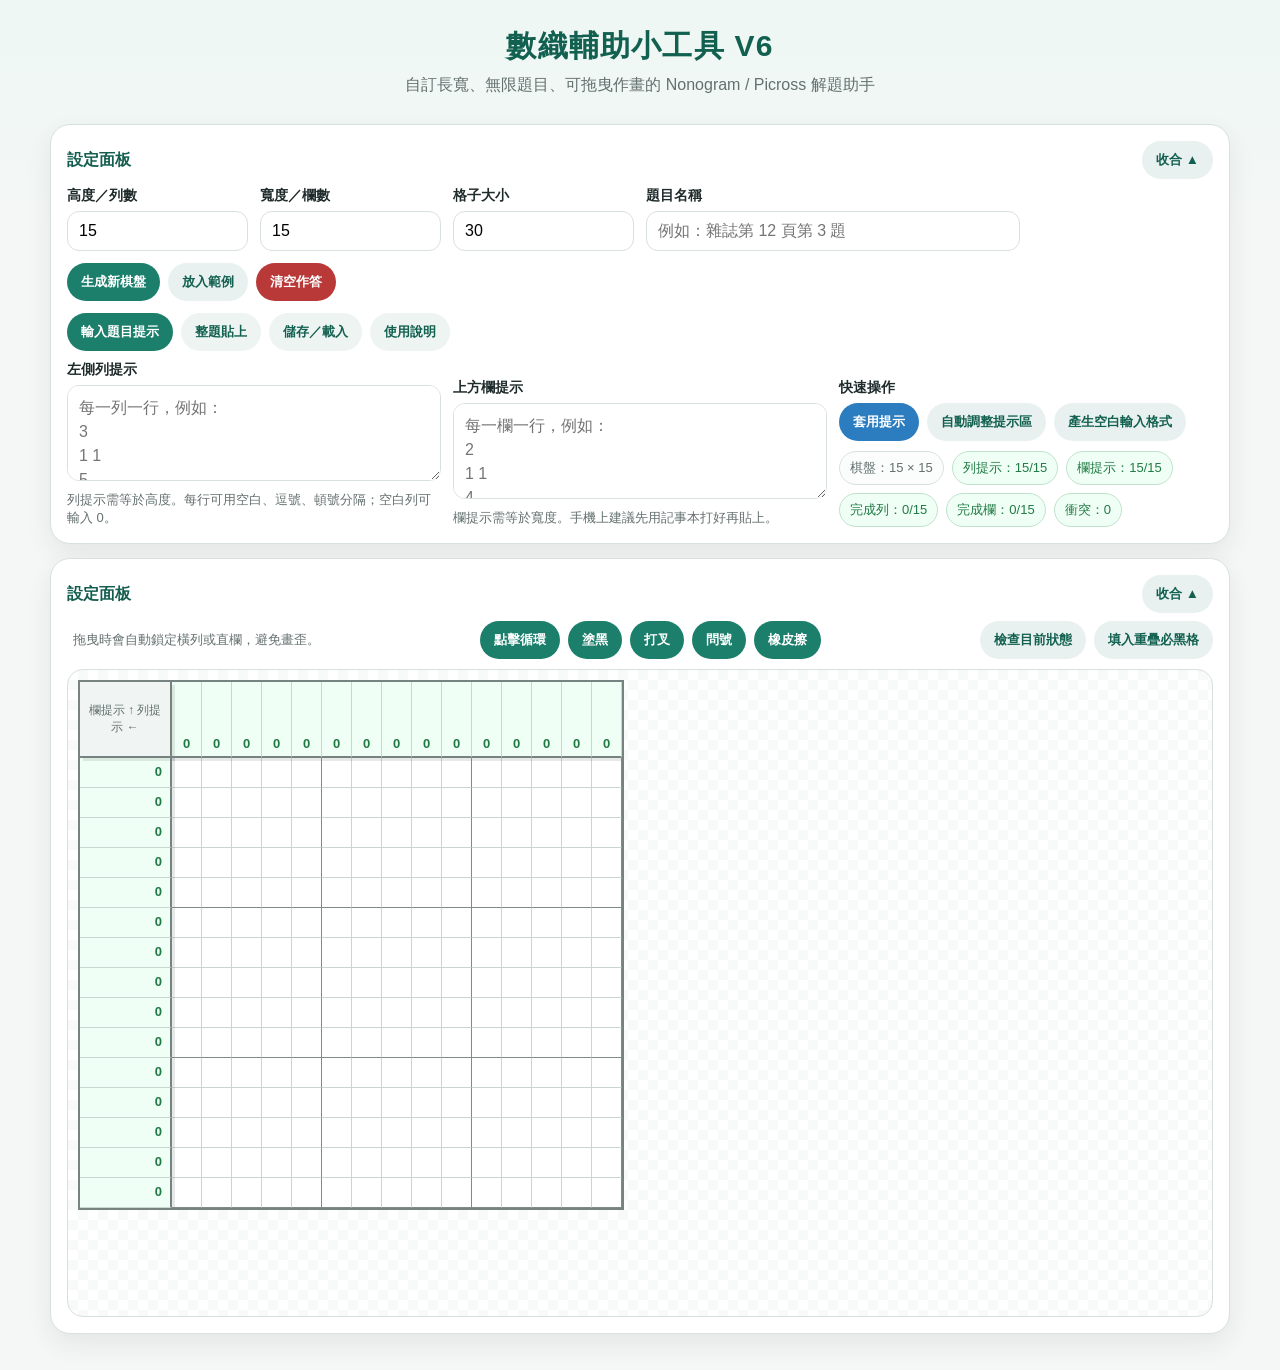
<file: chatnono.html>
<!DOCTYPE html>
<html lang="zh-Hant">
<head>
<meta charset="UTF-8" />
<meta name="viewport" content="width=device-width, initial-scale=1.0"/>
<title>數織輔助小工具 V6｜Nonogram Helper</title>
<style>
:root{
  --brand:#1b7f6b;
  --brand-dark:#126050;
  --accent:#2b7dbf;
  --bg:#f5f7f6;
  --card:#ffffff;
  --text:#1f2a2a;
  --muted:#64706f;
  --line:#d8e1df;
  --danger:#b93838;
  --warn:#b7791f;
  --ok:#217a45;
  --shadow:0 10px 26px rgba(20,40,36,.08);
  --cell:30px;
  --topHint:96px;
  --leftHint:120px;
}
*{box-sizing:border-box}
body{
  margin:0;
  font-family:"Microsoft JhengHei","Noto Sans TC",Arial,sans-serif;
  background:linear-gradient(180deg,#eef7f4 0%,var(--bg) 260px);
  color:var(--text);
}
header{
  padding:26px 18px 14px;
  text-align:center;
}
header h1{margin:0;font-size:30px;letter-spacing:.04em;color:var(--brand-dark)}
header p{margin:8px 0 0;color:var(--muted)}
.wrap{
  width:min(1180px,calc(100% - 28px));
  margin:0 auto 36px;
}
.panel{
  background:var(--card);
  border:1px solid var(--line);
  border-radius:20px;
  box-shadow:var(--shadow);
  padding:16px;
  margin:14px 0;
}
.controls{
  display:grid;
  grid-template-columns:repeat(12,1fr);
  gap:12px;
  align-items:end;
}
.field{grid-column:span 2}
.field.wide{grid-column:span 4}
.field.full{grid-column:1/-1}
label{display:block;font-weight:700;margin-bottom:6px;font-size:14px}
input[type="number"],textarea,input[type="text"]{
  width:100%;
  border:1px solid var(--line);
  border-radius:12px;
  padding:10px 11px;
  font:inherit;
  background:#fff;
}
textarea{
  min-height:96px;
  resize:vertical;
  line-height:1.5;
}
.help{
  color:var(--muted);
  font-size:13px;
  margin-top:6px;
}
.btns{
  display:flex;
  gap:8px;
  flex-wrap:wrap;
}
button,.fileBtn{
  appearance:none;
  border:0;
  border-radius:999px;
  padding:10px 14px;
  font-weight:800;
  font-family:inherit;
  cursor:pointer;
  background:var(--brand);
  color:white;
  transition:.15s ease;
  display:inline-flex;
  align-items:center;
  justify-content:center;
  gap:6px;
  text-decoration:none;
}
button:hover,.fileBtn:hover{background:var(--brand-dark);transform:translateY(-1px)}
button.secondary{background:#e8f1ef;color:var(--brand-dark)}
button.secondary:hover{background:#d8e8e4}
button.blue{background:var(--accent)}
button.danger{background:var(--danger)}
button.warn{background:var(--warn)}
button:disabled{opacity:.45;cursor:not-allowed;transform:none}
.status{
  display:flex;
  flex-wrap:wrap;
  gap:8px;
  margin-top:10px;
}
.badge{
  border:1px solid var(--line);
  background:#fafdfc;
  color:var(--muted);
  border-radius:999px;
  padding:7px 10px;
  font-size:13px;
}
.badge.ok{color:var(--ok);border-color:#bfe2cb;background:#f0fff5}
.badge.warn{color:var(--warn);border-color:#f0d59c;background:#fffaf0}
.badge.danger{color:var(--danger);border-color:#efbaba;background:#fff5f5}
.tabs{
  display:flex;
  gap:8px;
  flex-wrap:wrap;
  margin-bottom:10px;
}
.tab{
  background:#edf4f2;
  color:var(--brand-dark);
}
.tab.active{
  background:var(--brand);
  color:#fff;
}
.modeBar{
  display:flex;
  align-items:center;
  justify-content:space-between;
  gap:10px;
  flex-wrap:wrap;
  margin-bottom:10px;
}
.modeGroup{
  display:flex;
  gap:8px;
  flex-wrap:wrap;
}
.toolMode.active{
  outline:3px solid rgba(27,127,107,.18);
  background:var(--brand-dark);
}
.boardWrap{
  overflow:auto;
  max-height:72vh;
  padding:10px;
  border-radius:16px;
  border:1px solid var(--line);
  background:
    linear-gradient(45deg,#f7faf9 25%,transparent 25%),
    linear-gradient(-45deg,#f7faf9 25%,transparent 25%),
    linear-gradient(45deg,transparent 75%,#f7faf9 75%),
    linear-gradient(-45deg,transparent 75%,#f7faf9 75%);
  background-size:20px 20px;
  background-position:0 0,0 10px,10px -10px,-10px 0px;
}
.nonogram{
  display:grid;
  grid-template-columns:var(--leftHint) repeat(var(--cols), var(--cell));
  grid-template-rows:var(--topHint) repeat(var(--rows), var(--cell));
  width:max-content;
  background:#fff;
  border:2px solid #778380;
  user-select:none;
}
.corner{
  grid-column:1;
  grid-row:1;
  background:#f0f5f3;
  border-right:2px solid #778380;
  border-bottom:2px solid #778380;
  position:sticky;
  left:0;
  top:0;
  z-index:8;
  display:flex;
  align-items:center;
  justify-content:center;
  color:var(--muted);
  font-size:12px;
  text-align:center;
  padding:6px;
}
.colHint,.rowHint,.cell{
  border-right:1px solid #cad4d1;
  border-bottom:1px solid #cad4d1;
}
.colHint{
  grid-row:1;
  background:#f8fbfa;
  border-bottom:2px solid #778380;
  display:flex;
  align-items:flex-end;
  justify-content:center;
  padding:4px 2px;
  font-size:13px;
  line-height:1.15;
  text-align:center;
  white-space:pre-line;
  position:sticky;
  top:0;
  z-index:5;
}
.rowHint{
  grid-column:1;
  background:#f8fbfa;
  border-right:2px solid #778380;
  display:flex;
  align-items:center;
  justify-content:flex-end;
  padding:2px 8px;
  font-size:13px;
  line-height:1.15;
  text-align:right;
  white-space:pre-wrap;
  position:sticky;
  left:0;
  z-index:4;
}
.cell{
  width:var(--cell);
  height:var(--cell);
  background:#fff;
  position:relative;
  cursor:pointer;
}
.cell:nth-child(5n){ }
.cell.black{background:#1f2525}
.cell.empty::before,.cell.empty::after{
  content:"";
  position:absolute;
  left:50%;top:50%;
  width:70%;
  height:2px;
  background:#8a9693;
  transform-origin:center;
}
.cell.empty::before{transform:translate(-50%,-50%) rotate(45deg)}
.cell.empty::after{transform:translate(-50%,-50%) rotate(-45deg)}
.cell.maybe{background:#fffbe8}
.cell.maybe::after{
  content:"?";
  position:absolute;
  inset:0;
  display:flex;
  align-items:center;
  justify-content:center;
  color:#b7791f;
  font-weight:900;
}
.cell:hover{outline:2px solid rgba(43,125,191,.35);z-index:2}
.cell.markedLine{box-shadow:inset 0 0 0 2px rgba(43,125,191,.45)}
.colHint.conflict,.rowHint.conflict{background:#fff1f1;color:var(--danger);font-weight:900}
.colHint.done,.rowHint.done{background:#f0fff5;color:var(--ok);font-weight:900}
.smallGridLineR{border-right-color:#7f8b88!important}
.smallGridLineB{border-bottom-color:#7f8b88!important}
.output{
  background:#10201d;
  color:#e8fff8;
  border-radius:14px;
  padding:12px;
  white-space:pre-wrap;
  max-height:180px;
  overflow:auto;
  font-family:Consolas,monospace;
  font-size:13px;
}
.hidden{display:none!important}
@media (max-width:860px){
  .controls{grid-template-columns:1fr 1fr}
  .field,.field.wide{grid-column:span 1}
  .field.full{grid-column:1/-1}
  header h1{font-size:24px}
  :root{--cell:26px;--topHint:88px;--leftHint:98px}
}

.boardWrap, .nonogram, .cell, .rowHint, .colHint, .corner{
  -webkit-user-select:none;
  user-select:none;
  -webkit-touch-callout:none;
  touch-action:none;
}


.boardWrap{
  height:72vh;
  max-height:none;
  overscroll-behavior:contain;
}
.cell.lockPreview{
  outline:3px solid rgba(43,125,191,.45);
  z-index:3;
}
.colHint{
  box-shadow:0 3px 0 rgba(119,131,128,.18);
}
.rowHint{
  box-shadow:3px 0 0 rgba(119,131,128,.18);
}
.corner{
  box-shadow:3px 3px 0 rgba(119,131,128,.18);
}
.lockNote{
  color:var(--muted);
  font-size:13px;
  margin-left:6px;
}

</style>
</head>
<body>
<header>
  <h1>數織輔助小工具 V6</h1>
  <p>自訂長寬、無限題目、可拖曳作畫的 Nonogram / Picross 解題助手</p>
</header>

<main class="wrap">
  <section class="panel">
    <div style="display:flex;justify-content:space-between;align-items:center;margin-bottom:8px;">
      <strong style="color:#145e50">設定面板</strong>
      <button id="togglePanelBtn" class="secondary">收合 ▲</button>
    </div>
    <div id="panelContent">
    <div class="controls">
      <div class="field">
        <label for="rows">高度／列數</label>
        <input id="rows" type="number" min="1" max="80" value="15">
      </div>
      <div class="field">
        <label for="cols">寬度／欄數</label>
        <input id="cols" type="number" min="1" max="80" value="15">
      </div>
      <div class="field">
        <label for="cellSize">格子大小</label>
        <input id="cellSize" type="number" min="16" max="48" value="30">
      </div>
      <div class="field wide">
        <label for="title">題目名稱</label>
        <input id="title" type="text" placeholder="例如：雜誌第 12 頁第 3 題">
      </div>
      <div class="field wide">
        <div class="btns">
          <button id="buildBtn">生成新棋盤</button>
          <button class="secondary" id="sampleBtn">放入範例</button>
          <button class="danger" id="clearBoardBtn">清空作答</button>
        </div>
      </div>

      <div class="field full">
        <div class="tabs">
          <button class="tab active" data-tab="input">輸入題目提示</button>
          <button class="tab" data-tab="paste">整題貼上</button>
          <button class="tab" data-tab="save">儲存／載入</button>
          <button class="tab" data-tab="help">使用說明</button>
        </div>

        <div id="tab-input">
          <div class="controls">
            <div class="field wide">
              <label for="rowClues">左側列提示</label>
              <textarea id="rowClues" placeholder="每一列一行，例如：
3
1 1
5
2 2"></textarea>
              <div class="help">列提示需等於高度。每行可用空白、逗號、頓號分隔；空白列可輸入 0。</div>
            </div>
            <div class="field wide">
              <label for="colClues">上方欄提示</label>
              <textarea id="colClues" placeholder="每一欄一行，例如：
2
1 1
4
0"></textarea>
              <div class="help">欄提示需等於寬度。手機上建議先用記事本打好再貼上。</div>
            </div>
            <div class="field wide">
              <label>快速操作</label>
              <div class="btns">
                <button class="blue" id="applyCluesBtn">套用提示</button>
                <button class="secondary" id="fitHintBtn">自動調整提示區</button>
                <button class="secondary" id="copyBlankBtn">產生空白輸入格式</button>
              </div>
              <div class="status" id="status"></div>
            </div>
          </div>
        </div>

        <div id="tab-paste" class="hidden">
          <div class="controls">
            <div class="field full">
              <label for="pasteBox">從記事本整題貼上</label>
              <textarea id="pasteBox" style="min-height:220px" placeholder="推薦格式：
15x15
ROWS:
3
1 1
5
0
COLS:
2
1 1
4
0

也支援：
15 15
ROWS
3
1 1
...
COLS
2
1 1
..."></textarea>
              <div class="help">
                格式重點：第一行請放長寬，例如 15x15 或 15 15；接著用 ROWS/列/左側 表示左側提示，用 COLS/欄/上方 表示上方提示。每一列/欄一行，沒有提示請填 0。
              </div>
            </div>
            <div class="field full">
              <div class="btns">
                <button class="blue" id="parsePasteBtn">一鍵替換目前題目</button>
                <button class="secondary" id="makeTemplateBtn">產生目前尺寸範本</button>
                <button class="secondary" id="clearPasteBtn">清空貼上區</button>
              </div>
              <div class="status" id="pasteStatus"></div>
            </div>
          </div>
        </div>

        <div id="tab-save" class="hidden">
          <div class="controls">
            <div class="field wide">
              <label>儲存目前題目</label>
              <div class="btns">
                <button id="exportBtn">匯出 JSON</button>
                <button class="secondary" id="copyStateBtn">複製題目資料</button>
              </div>
              <div class="help">會儲存長寬、提示數字、目前作答狀態。適合換電腦或下次繼續。</div>
            </div>
            <div class="field wide">
              <label for="importFile">載入 JSON</label>
              <input id="importFile" type="file" accept=".json,application/json">
              <div class="help">選擇之前匯出的 JSON 檔即可還原。</div>
            </div>
            <div class="field wide">
              <label for="jsonBox">題目資料文字</label>
              <textarea id="jsonBox" placeholder="也可以把 JSON 貼在這裡，再按「從文字載入」"></textarea>
              <div class="btns" style="margin-top:8px">
                <button class="blue" id="importTextBtn">從文字載入</button>
              </div>
            </div>
          </div>
          <div id="exportOutput" class="output hidden"></div>
        </div>

        <div id="tab-help" class="hidden">
          <div class="help" style="font-size:15px;line-height:1.8">
            <b>格子操作：</b>左鍵點擊會依序切換「塗黑 → 打叉 → 問號 → 空白」。<br>
            <b>拖曳作畫：</b>先選下方工具模式，再按住滑鼠拖過格子即可連續畫；拖曳時會自動判斷橫向或直向並鎖定，避免畫歪。手機也可用觸控拖曳。<br>
            <b>檢查功能：</b>目前會檢查每列/每欄的連續黑格數是否已符合提示；符合會變綠，不符合但黑格數超過或分段不可能時會變紅。<br>
            <b>注意：</b>這是「輔助解題工具」，不是完全自動解答器；可以幫你避免畫錯、保存題目、快速重玩。
          </div>
        </div>
      </div>
    </div>
  </div></section>

  <section class="panel">
    <div style="display:flex;justify-content:space-between;align-items:center;margin-bottom:8px;">
      <strong style="color:#145e50">設定面板</strong>
      <button id="togglePanelBtn" class="secondary">收合 ▲</button>
    </div>
    <div id="panelContent">
    <div class="modeBar">
      <div class="lockNote">拖曳時會自動鎖定橫列或直欄，避免畫歪。</div>
      <div class="modeGroup">
        <button class="toolMode" data-mode="cycle">點擊循環</button>
        <button class="toolMode" data-mode="black">塗黑</button>
        <button class="toolMode" class="toolMode active" data-mode="empty">打叉</button>
        <button class="toolMode" data-mode="maybe">問號</button>
        <button class="toolMode" data-mode="clear">橡皮擦</button>
      </div>
      <div class="btns">
        <button class="secondary" id="checkBtn">檢查目前狀態</button>
        <button class="secondary" id="fillObviousBtn">填入重疊必黑格</button>
      </div>
    </div>
    <div class="boardWrap" id="boardWrap">
      <div id="board" class="nonogram"></div>
    </div>
  </section>
</main>

<script>
const $ = id => document.getElementById(id);
let rows=15, cols=15, grid=[], rowClues=[], colClues=[], mode='empty';
let dragging=false, dragValue=null, dragStartR=null, dragStartC=null, dragAxis=null, lastPaintKey='';

function parseClues(text, expected){
  const lines = text.replace(/\r/g,'').split('\n');
  const out = lines.map(line=>{
    const t=line.trim();
    if(!t || t==='0') return [];
    return t.split(/[,\s，、]+/).filter(Boolean).map(Number).filter(n=>Number.isFinite(n)&&n>0);
  });
  while(out.length<expected) out.push([]);
  return out.slice(0, expected);
}
function cluesToText(clues){
  return clues.map(a=>a.length?a.join(' '):'0').join('\n');
}
function initGrid(r,c){
  grid = Array.from({length:r},()=>Array.from({length:c},()=>0));
}
function setCSS(){
  document.documentElement.style.setProperty('--rows', rows);
  document.documentElement.style.setProperty('--cols', cols);
  document.documentElement.style.setProperty('--cell', Math.max(16, Math.min(48, +$('cellSize').value||30))+'px');
}
function buildBoard(){
  rows = Math.max(1, Math.min(80, +$('rows').value||15));
  cols = Math.max(1, Math.min(80, +$('cols').value||15));
  $('rows').value=rows; $('cols').value=cols;
  setCSS();
  initGrid(rows,cols);
  rowClues = parseClues($('rowClues').value, rows);
  colClues = parseClues($('colClues').value, cols);
  render();
  fitHintArea();
  updateStatus();
}
function render(){
  const board=$('board');
  board.innerHTML='';
  board.style.setProperty('--rows', rows);
  board.style.setProperty('--cols', cols);

  const corner=document.createElement('div');
  corner.className='corner';
  corner.textContent='欄提示 ↑\n列提示 ←';
  board.appendChild(corner);

  for(let c=0;c<cols;c++){
    const d=document.createElement('div');
    d.className='colHint';
    d.dataset.col=c;
    d.style.gridColumn=c+2;
    d.textContent=(colClues[c]||[]).join('\n') || '0';
    board.appendChild(d);
  }
  for(let r=0;r<rows;r++){
    const d=document.createElement('div');
    d.className='rowHint';
    d.dataset.row=r;
    d.style.gridRow=r+2;
    d.textContent=(rowClues[r]||[]).join(' ') || '0';
    board.appendChild(d);
  }
  for(let r=0;r<rows;r++){
    for(let c=0;c<cols;c++){
      const cell=document.createElement('div');
      cell.className='cell';
      if((c+1)%5===0) cell.classList.add('smallGridLineR');
      if((r+1)%5===0) cell.classList.add('smallGridLineB');
      cell.dataset.r=r; cell.dataset.c=c;
      cell.style.gridColumn=c+2;
      cell.style.gridRow=r+2;
      applyCellClass(cell, grid[r][c]);
      cell.addEventListener('pointerdown', onPointerDown);
      cell.addEventListener('pointerenter', onPointerEnter);
      cell.addEventListener('pointermove', onPointerMove);
      board.appendChild(cell);
    }
  }
  document.addEventListener('pointerup',()=>{dragging=false;dragValue=null;dragAxis=null;lastPaintKey='';clearLockPreview();});
  checkState(false);
}
function applyCellClass(el,val){
  el.classList.remove('black','empty','maybe');
  if(val===1) el.classList.add('black');
  if(val===2) el.classList.add('empty');
  if(val===3) el.classList.add('maybe');
}
function nextValue(v){ return (v+1)%4; }
function valueByMode(current){
  if(mode==='cycle') return nextValue(current);
  if(mode==='black') return 1;
  if(mode==='empty') return 2;
  if(mode==='maybe') return 3;
  if(mode==='clear') return 0;
  return current;
}
function paintCell(el,val=null){
  if(!el) return;
  const r=+el.dataset.r, c=+el.dataset.c;
  const key = r + ',' + c;
  if(dragging && key === lastPaintKey) return;
  lastPaintKey = key;
  const newVal = val===null ? valueByMode(grid[r][c]) : val;
  grid[r][c]=newVal;
  applyCellClass(el,newVal);
}
function getCell(r,c){
  return document.querySelector(`.cell[data-r="${r}"][data-c="${c}"]`);
}
function clearLockPreview(){
  document.querySelectorAll('.cell.lockPreview').forEach(el=>el.classList.remove('lockPreview'));
}
function paintLockedPath(targetR,targetC){
  let r = targetR, c = targetC;
  if(dragAxis==='row') r = dragStartR;
  if(dragAxis==='col') c = dragStartC;
  const el = getCell(r,c);
  if(el){
    clearLockPreview();
    el.classList.add('lockPreview');
    paintCell(el, dragValue);
  }
}
function onPointerDown(e){
  e.preventDefault();
  dragging=true;
  dragAxis=null;
  lastPaintKey='';
  dragStartR=+this.dataset.r;
  dragStartC=+this.dataset.c;
  dragValue=valueByMode(grid[dragStartR][dragStartC]);
  if(this.setPointerCapture){
    try{ this.setPointerCapture(e.pointerId); }catch(err){}
  }
  paintCell(this, dragValue);
}
function onPointerEnter(e){
  if(!dragging || dragValue===null) return;
  const r=+this.dataset.r, c=+this.dataset.c;
  if(dragAxis===null){
    const dr=Math.abs(r-dragStartR);
    const dc=Math.abs(c-dragStartC);
    if(dr===0 && dc===0){
      paintCell(this, dragValue);
      return;
    }
    dragAxis = dc >= dr ? 'row' : 'col';
  }
  paintLockedPath(r,c);
}
function onPointerMove(e){
  if(!dragging || dragValue===null) return;
  const hit = document.elementFromPoint(e.clientX, e.clientY);
  const cell = hit && hit.closest ? hit.closest('.cell') : null;
  if(!cell) return;
  onPointerEnter.call(cell, e);
}
function getRuns(arr){
  const runs=[]; let n=0;
  for(const v of arr){
    if(v===1) n++;
    else{ if(n) runs.push(n); n=0; }
  }
  if(n) runs.push(n);
  return runs;
}
function equalArr(a,b){return a.length===b.length && a.every((x,i)=>x===b[i]);}
function possibleLine(states, clues){
  const len=states.length;
  const target=clues.reduce((s,n)=>s+n,0);
  const black=states.filter(v=>v===1).length;
  if(black>target) return false;
  const runs=getRuns(states);
  for(let i=0;i<runs.length;i++){
    if(i>=clues.length || runs[i]>clues[i]) return false;
  }
  return true;
}
function checkState(showAlert=true){
  let doneRows=0, doneCols=0, conflict=0;
  document.querySelectorAll('.rowHint,.colHint').forEach(el=>el.classList.remove('done','conflict'));

  for(let r=0;r<rows;r++){
    const states=grid[r];
    const runs=getRuns(states);
    const hint=document.querySelector(`.rowHint[data-row="${r}"]`);
    if(equalArr(runs,rowClues[r]||[])){hint.classList.add('done'); doneRows++;}
    else if(!possibleLine(states,rowClues[r]||[])){hint.classList.add('conflict'); conflict++;}
  }
  for(let c=0;c<cols;c++){
    const states=grid.map(row=>row[c]);
    const runs=getRuns(states);
    const hint=document.querySelector(`.colHint[data-col="${c}"]`);
    if(equalArr(runs,colClues[c]||[])){hint.classList.add('done'); doneCols++;}
    else if(!possibleLine(states,colClues[c]||[])){hint.classList.add('conflict'); conflict++;}
  }
  updateStatus(doneRows,doneCols,conflict);
  if(showAlert) alert(conflict ? `目前有 ${conflict} 個列/欄可能衝突。` : '目前沒有偵測到明顯衝突。');
}
function updateStatus(doneRows=0,doneCols=0,conflict=0){
  const rowLines = $('rowClues').value.replace(/\r/g,'').split('\n').filter((_,i)=>i<rows).length;
  const colLines = $('colClues').value.replace(/\r/g,'').split('\n').filter((_,i)=>i<cols).length;
  $('status').innerHTML = `
    <span class="badge">棋盤：${rows} × ${cols}</span>
    <span class="badge ${rowClues.length===rows?'ok':'warn'}">列提示：${rowClues.length}/${rows}</span>
    <span class="badge ${colClues.length===cols?'ok':'warn'}">欄提示：${colClues.length}/${cols}</span>
    <span class="badge ok">完成列：${doneRows}/${rows}</span>
    <span class="badge ok">完成欄：${doneCols}/${cols}</span>
    <span class="badge ${conflict?'danger':'ok'}">衝突：${conflict}</span>`;
}
function fitHintArea(){
  const maxRowNums=Math.max(1,...rowClues.map(a=>a.length));
  const maxColNums=Math.max(1,...colClues.map(a=>a.length));
  document.documentElement.style.setProperty('--leftHint', Math.max(92, maxRowNums*28+32)+'px');
  document.documentElement.style.setProperty('--topHint', Math.max(76, maxColNums*20+24)+'px');
}
function generateBlankFormat(){
  rows = +$('rows').value||15; cols=+$('cols').value||15;
  $('rowClues').value = Array.from({length:rows},()=> '0').join('\n');
  $('colClues').value = Array.from({length:cols},()=> '0').join('\n');
}
function lineOverlap(length, clues){
  if(!clues || !clues.length) return Array(length).fill(0);
  const total = clues.reduce((s,n)=>s+n,0) + clues.length - 1;
  if(total>length) return Array(length).fill(0);
  const earliest=[]; let pos=0;
  for(const n of clues){ earliest.push([pos,pos+n-1]); pos += n+1; }
  const latest=[]; pos=length-1;
  for(let i=clues.length-1;i>=0;i--){ const n=clues[i]; latest[i]=[pos-n+1,pos]; pos -= n+1; }
  const must=Array(length).fill(0);
  for(let i=0;i<clues.length;i++){
    const s=Math.max(earliest[i][0], latest[i][0]);
    const e=Math.min(earliest[i][1], latest[i][1]);
    for(let p=s;p<=e;p++) if(p>=0&&p<length) must[p]=1;
  }
  return must;
}
function fillObvious(){
  for(let r=0;r<rows;r++){
    const must=lineOverlap(cols,rowClues[r]||[]);
    for(let c=0;c<cols;c++) if(must[c]) grid[r][c]=1;
  }
  for(let c=0;c<cols;c++){
    const must=lineOverlap(rows,colClues[c]||[]);
    for(let r=0;r<rows;r++) if(must[r]) grid[r][c]=1;
  }
  render();
  checkState(false);
}
function getState(){
  return {version:1,title:$('title').value||'',rows,cols,rowClues,colClues,grid,cellSize:+$('cellSize').value||30,savedAt:new Date().toISOString()};
}
function loadState(obj){
  rows=obj.rows; cols=obj.cols;
  $('rows').value=rows; $('cols').value=cols;
  $('title').value=obj.title||'';
  $('cellSize').value=obj.cellSize||30;
  rowClues=obj.rowClues||Array.from({length:rows},()=>[]);
  colClues=obj.colClues||Array.from({length:cols},()=>[]);
  grid=obj.grid||Array.from({length:rows},()=>Array.from({length:cols},()=>0));
  $('rowClues').value=cluesToText(rowClues);
  $('colClues').value=cluesToText(colClues);
  setCSS(); fitHintArea(); render(); checkState(false);
}
function downloadJSON(){
  const data=JSON.stringify(getState(),null,2);
  const blob=new Blob([data],{type:'application/json'});
  const a=document.createElement('a');
  const name=($('title').value||'nonogram').replace(/[\\/:*?"<>|]/g,'_');
  a.href=URL.createObjectURL(blob);
  a.download=`${name}.json`;
  a.click();
  URL.revokeObjectURL(a.href);
}
function setSample(){
  $('rows').value=10; $('cols').value=10; $('title').value='範例：小愛心';
  $('rowClues').value=['2 2','4 4','10','10','8','6','4','2','1 1','0'].join('\n');
  $('colClues').value=['0','2','4','6','8','8','6','4','2','0'].join('\n');
  
// 收合面板
const toggleBtn = document.getElementById('togglePanelBtn');
const panelContent = document.getElementById('panelContent');
let collapsed = false;
toggleBtn.addEventListener('click', ()=>{
  collapsed = !collapsed;
  panelContent.style.display = collapsed ? 'none' : 'block';
  toggleBtn.textContent = collapsed ? '展開 ▼' : '收合 ▲';
});

buildBoard();
}

function normalizeHeader(s){
  return s.trim().toUpperCase().replace(/[：:]/g,'');
}
function isRowHeader(s){
  const x=normalizeHeader(s);
  return ['ROWS','ROW','R','LEFT','左側','列','橫列','列提示','左側列提示'].includes(x);
}
function isColHeader(s){
  const x=normalizeHeader(s);
  return ['COLS','COL','C','COLUMNS','COLUMN','TOP','上方','欄','直欄','欄提示','上方欄提示'].includes(x);
}
function parsePuzzleText(raw){
  const lines = raw.replace(/\r/g,'').split('\n').map(x=>x.trim()).filter(x=>x && !x.startsWith('#'));
  if(!lines.length) throw new Error('貼上內容是空的。');

  let sizeLineIndex = lines.findIndex(line => /(\d+)\s*(?:x|X|×|\*|\s)\s*(\d+)/.test(line));
  if(sizeLineIndex < 0) throw new Error('找不到長寬，請在最前面放 15x15 或 15 15。');

  const m = lines[sizeLineIndex].match(/(\d+)\s*(?:x|X|×|\*|\s)\s*(\d+)/);
  const r = Math.max(1, Math.min(80, parseInt(m[1],10)));
  const c = Math.max(1, Math.min(80, parseInt(m[2],10)));

  let section = '';
  const rowLines = [];
  const colLines = [];

  for(let i=sizeLineIndex+1;i<lines.length;i++){
    const line = lines[i];
    if(isRowHeader(line)){ section='rows'; continue; }
    if(isColHeader(line)){ section='cols'; continue; }
    if(/^[-=]{3,}$/.test(line)) continue;

    if(section==='rows') rowLines.push(line);
    else if(section==='cols') colLines.push(line);
  }

  if(!rowLines.length || !colLines.length){
    const rest = lines.slice(sizeLineIndex+1).filter(line=>!isRowHeader(line)&&!isColHeader(line)&&!/^[-=]{3,}$/.test(line));
    if(rest.length >= r+c){
      return {rows:r, cols:c, rowText:rest.slice(0,r).join('\n'), colText:rest.slice(r,r+c).join('\n')};
    }
    throw new Error('找不到 ROWS / COLS 區塊，或提示行數不足。');
  }

  if(rowLines.length !== r) throw new Error(`左側列提示有 ${rowLines.length} 行，但高度是 ${r}。`);
  if(colLines.length !== c) throw new Error(`上方欄提示有 ${colLines.length} 行，但寬度是 ${c}。`);

  return {rows:r, cols:c, rowText:rowLines.join('\n'), colText:colLines.join('\n')};
}
function applyPastedPuzzle(){
  try{
    const data = parsePuzzleText($('pasteBox').value);
    $('rows').value = data.rows;
    $('cols').value = data.cols;
    $('rowClues').value = data.rowText;
    $('colClues').value = data.colText;
    
// 收合面板
const toggleBtn = document.getElementById('togglePanelBtn');
const panelContent = document.getElementById('panelContent');
let collapsed = false;
toggleBtn.addEventListener('click', ()=>{
  collapsed = !collapsed;
  panelContent.style.display = collapsed ? 'none' : 'block';
  toggleBtn.textContent = collapsed ? '展開 ▼' : '收合 ▲';
});

buildBoard();
    $('pasteStatus').innerHTML = `<span class="badge ok">已套用：${data.rows} × ${data.cols}</span><span class="badge ok">已清空作答並生成新棋盤</span>`;
  }catch(err){
    $('pasteStatus').innerHTML = `<span class="badge danger">${err.message}</span>`;
  }
}
function makePasteTemplate(){
  const r = Math.max(1, Math.min(80, +$('rows').value||15));
  const c = Math.max(1, Math.min(80, +$('cols').value||15));
  $('pasteBox').value = `${r}x${c}\nROWS:\n${Array.from({length:r},()=> '0').join('\n')}\nCOLS:\n${Array.from({length:c},()=> '0').join('\n')}`;
  $('pasteStatus').innerHTML = `<span class="badge ok">已產生 ${r} × ${c} 貼上範本</span>`;
}

document.querySelectorAll('.tab').forEach(btn=>{
  btn.addEventListener('click',()=>{
    document.querySelectorAll('.tab').forEach(b=>b.classList.remove('active'));
    btn.classList.add('active');
    ['input','paste','save','help'].forEach(t=>$('tab-'+t).classList.add('hidden'));
    $('tab-'+btn.dataset.tab).classList.remove('hidden');
  });
});
document.querySelectorAll('.toolMode').forEach(btn=>{
  btn.addEventListener('click',()=>{
    document.querySelectorAll('.toolMode').forEach(b=>b.classList.remove('active'));
    btn.classList.add('active');
    mode=btn.dataset.mode;
  });
});
$('buildBtn').addEventListener('click',buildBoard);
$('parsePasteBtn').addEventListener('click',applyPastedPuzzle);
$('makeTemplateBtn').addEventListener('click',makePasteTemplate);
$('clearPasteBtn').addEventListener('click',()=>{$('pasteBox').value='';$('pasteStatus').innerHTML='';});
$('applyCluesBtn').addEventListener('click',()=>{rowClues=parseClues($('rowClues').value, rows); colClues=parseClues($('colClues').value, cols); fitHintArea(); render();});
$('fitHintBtn').addEventListener('click',fitHintArea);
$('copyBlankBtn').addEventListener('click',generateBlankFormat);
$('clearBoardBtn').addEventListener('click',()=>{initGrid(rows,cols); render();});
$('checkBtn').addEventListener('click',()=>checkState(true));
$('fillObviousBtn').addEventListener('click',fillObvious);
$('sampleBtn').addEventListener('click',setSample);
$('exportBtn').addEventListener('click',downloadJSON);
$('copyStateBtn').addEventListener('click',async()=>{
  const data=JSON.stringify(getState(),null,2);
  $('jsonBox').value=data;
  try{await navigator.clipboard.writeText(data); alert('已複製題目資料。');}
  catch(e){alert('已放到文字框，瀏覽器不允許自動複製時可手動複製。');}
});
$('importFile').addEventListener('change',async e=>{
  const file=e.target.files[0]; if(!file) return;
  const text=await file.text();
  loadState(JSON.parse(text));
});
$('importTextBtn').addEventListener('click',()=>{
  try{loadState(JSON.parse($('jsonBox').value));}
  catch(e){alert('JSON 內容讀取失敗，請確認格式。');}
});
$('cellSize').addEventListener('change',()=>{setCSS(); render();});

// 防止棋盤操作時跳出瀏覽器選單／觸控長按選單
document.addEventListener('contextmenu', function(e){
  if(e.target.closest && e.target.closest('#boardWrap')){
    e.preventDefault();
  }
});
document.addEventListener('dragstart', function(e){
  if(e.target.closest && e.target.closest('#boardWrap')){
    e.preventDefault();
  }
});


// 收合面板
const toggleBtn = document.getElementById('togglePanelBtn');
const panelContent = document.getElementById('panelContent');
let collapsed = false;
toggleBtn.addEventListener('click', ()=>{
  collapsed = !collapsed;
  panelContent.style.display = collapsed ? 'none' : 'block';
  toggleBtn.textContent = collapsed ? '展開 ▼' : '收合 ▲';
});

buildBoard();
</script>
</body>
</html>
</file>
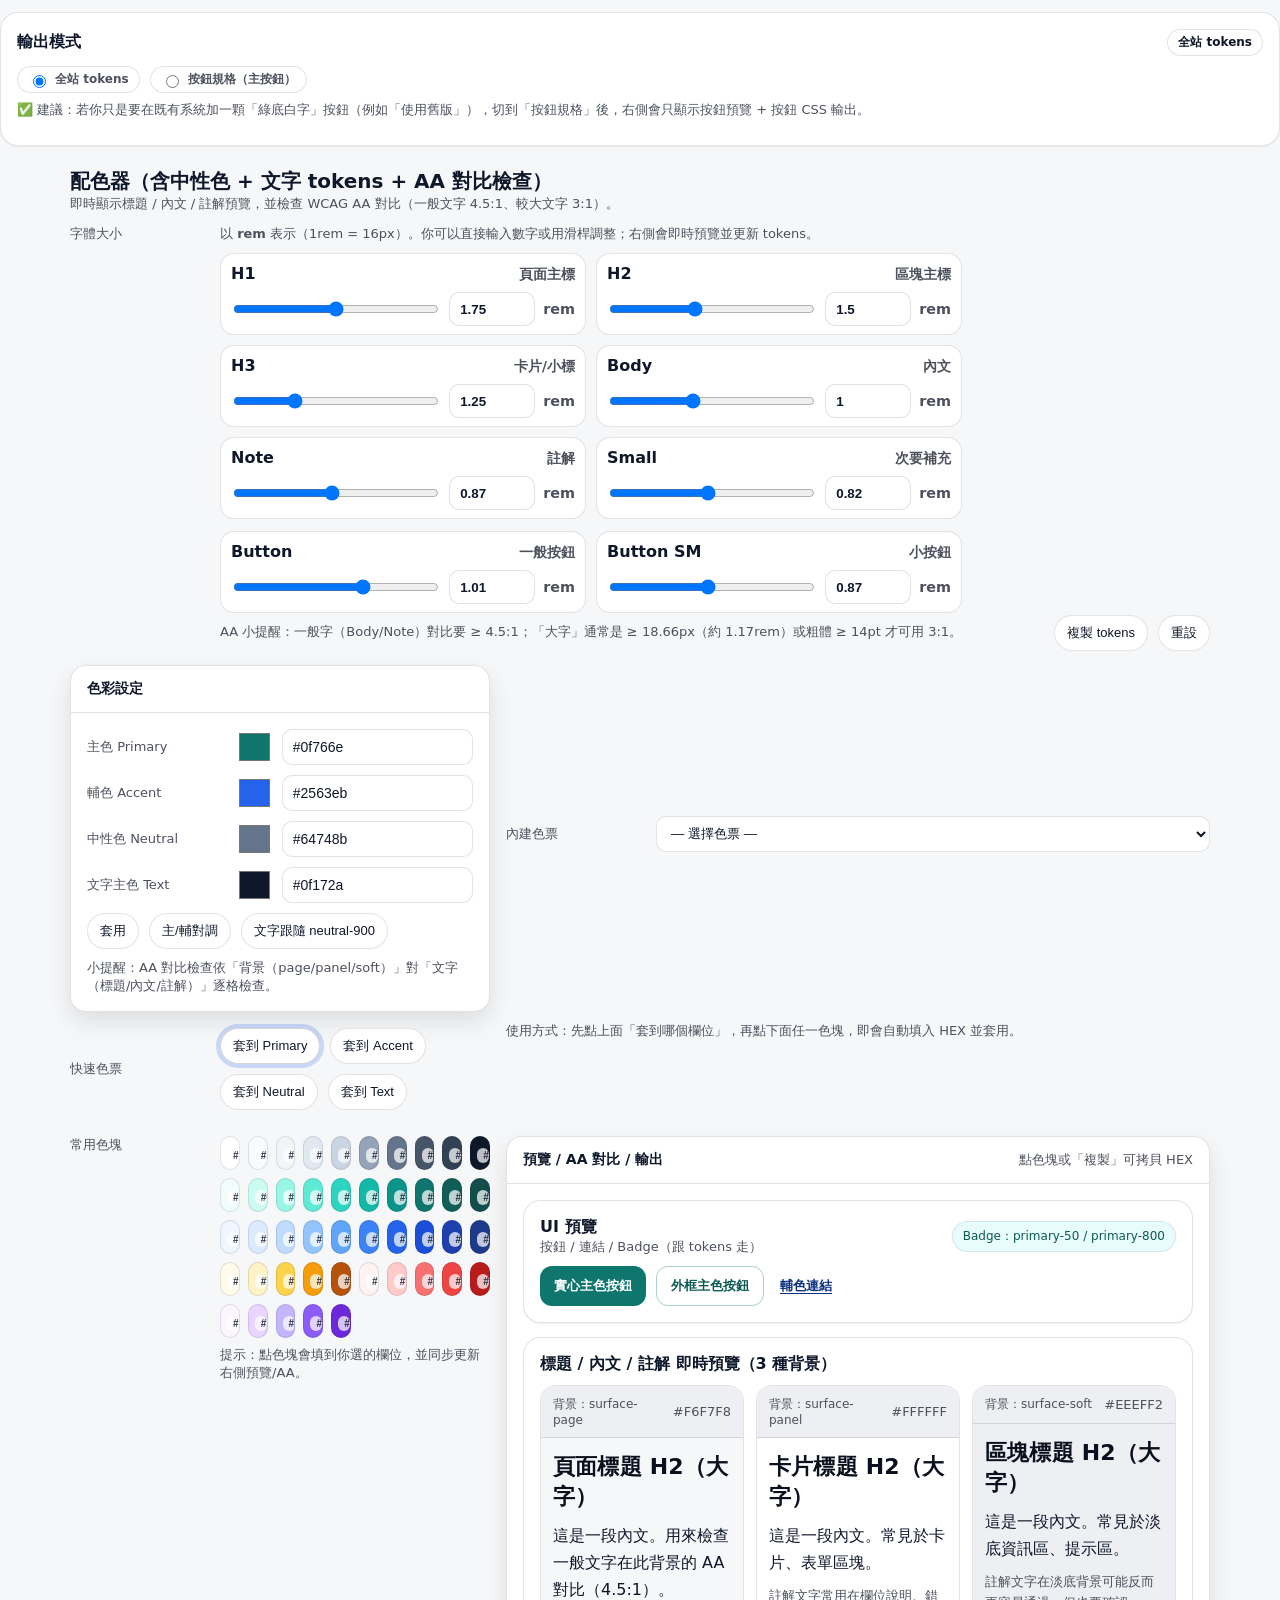
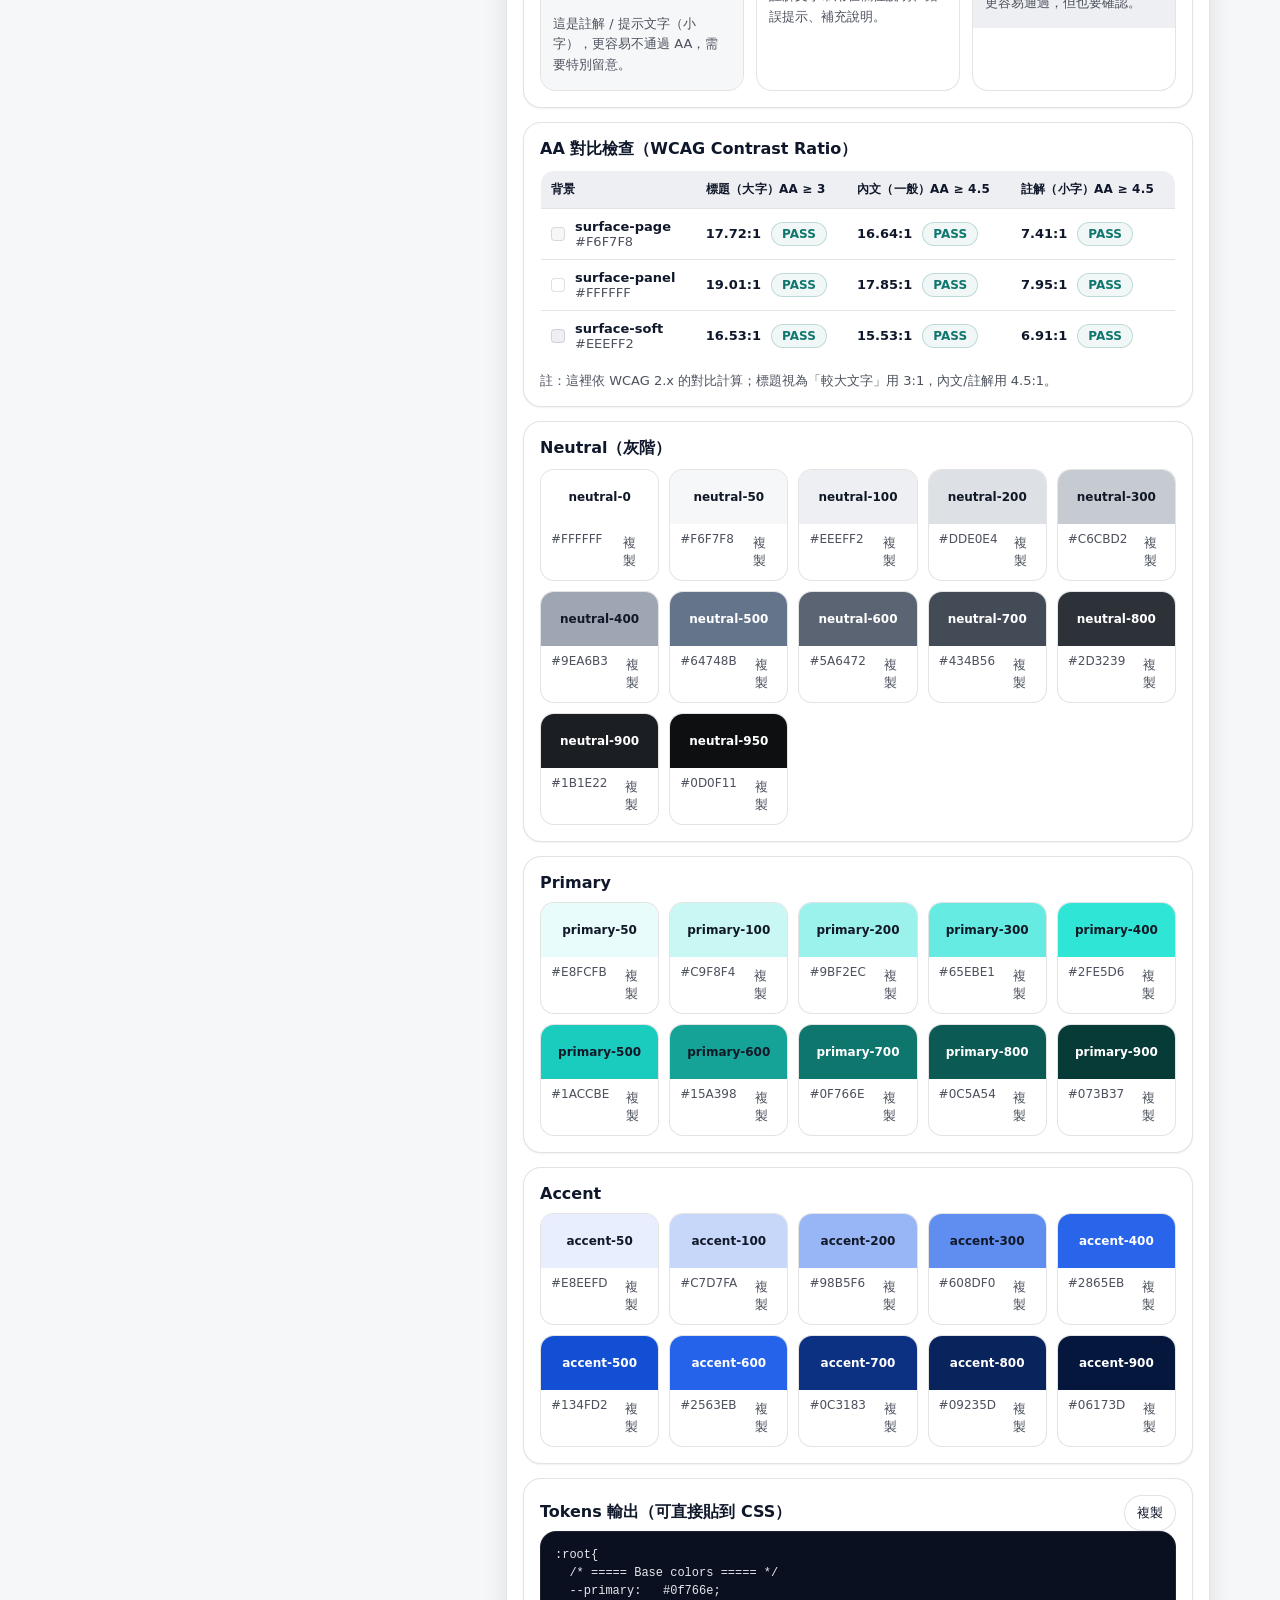
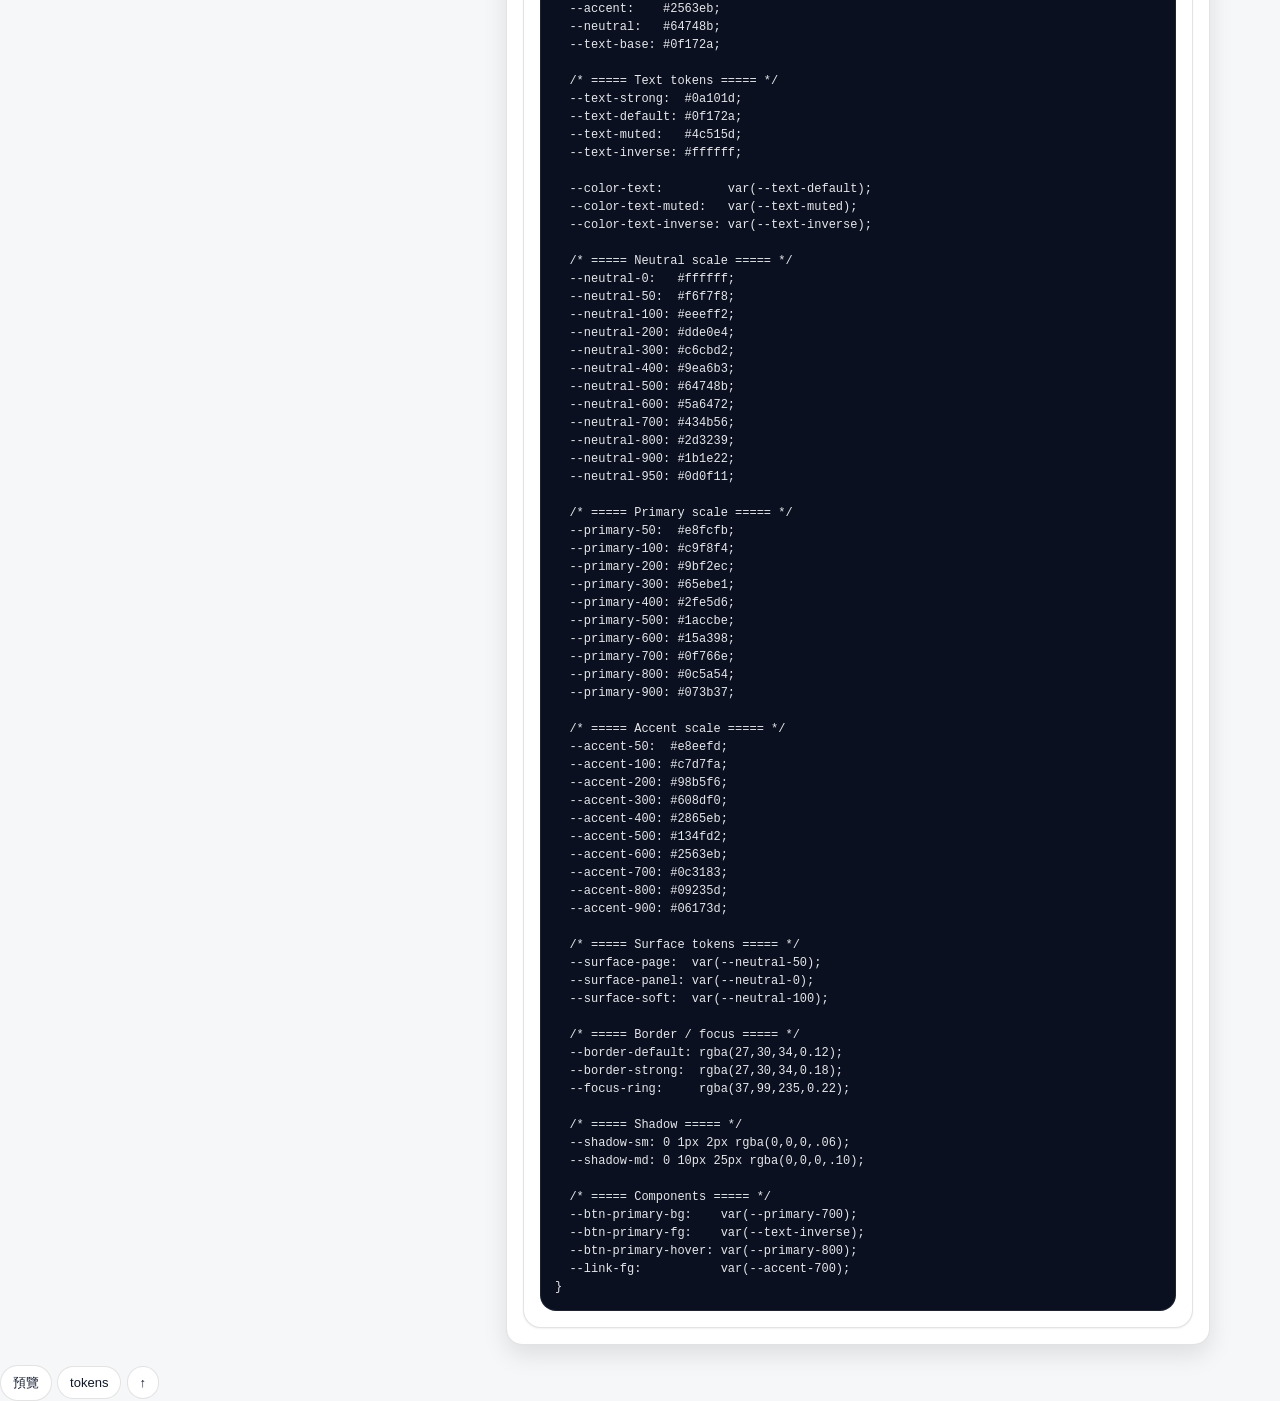
<file: color_palette.html>
<!doctype html>
<html lang="zh-Hant">
<head>
  <meta charset="utf-8" />
  <meta name="viewport" content="width=device-width, initial-scale=1" />
  <title>配色器（含 Neutral + Text + AA 對比檢查 / 即時預覽）</title>
  <style>
    :root{
      /* ===== Base inputs ===== */
      --primary: #0f766e;
      --accent:  #2563eb;
      --neutral: #64748b; /* 中性色基底（偏藍灰） */
      --text-base:#0f172a; /* 文字基底 */

      /* ===== Text tokens (JS 會覆寫) ===== */
      --text-strong:  #020617;
      --text-default: #0f172a;
      --text-muted:   #475569;
      --text-inverse: #ffffff;

      /* ===== Neutral scale (JS 會覆寫) ===== */
      --neutral-0:   #ffffff;
      --neutral-50:  #f8fafc;
      --neutral-100: #f1f5f9;
      --neutral-200: #e2e8f0;
      --neutral-300: #cbd5e1;
      --neutral-400: #94a3b8;
      --neutral-500: #64748b;
      --neutral-600: #475569;
      --neutral-700: #334155;
      --neutral-800: #1f2937;
      --neutral-900: #0f172a;
      --neutral-950: #020617;

      /* ===== Primary scale (JS 會覆寫) ===== */
      --primary-50:#f0fdfa; --primary-100:#ccfbf1; --primary-200:#99f6e4; --primary-300:#5eead4; --primary-400:#2dd4bf;
      --primary-500:#14b8a6; --primary-600:#0d9488; --primary-700:#0f766e; --primary-800:#115e59; --primary-900:#134e4a;

      /* ===== Accent scale (JS 會覆寫) ===== */
      --accent-50:#eff6ff; --accent-100:#dbeafe; --accent-200:#bfdbfe; --accent-300:#93c5fd; --accent-400:#60a5fa;
      --accent-500:#3b82f6; --accent-600:#2563eb; --accent-700:#1d4ed8; --accent-800:#1e40af; --accent-900:#1e3a8a;

      /* ===== Semantic tokens ===== */
      --color-text:         var(--text-default);
      --color-text-muted:   var(--text-muted);
      --color-text-inverse: var(--text-inverse);

      --surface-page:   var(--neutral-50);
      --surface-panel:  var(--neutral-0);
      --surface-soft:   var(--neutral-100);

      /* fallback border/focus (JS 會覆寫為實際 rgba) */
      --border-default: rgba(15, 23, 42, .12);
      --border-strong:  rgba(15, 23, 42, .18);
      --focus-ring:     rgba(37, 99, 235, .22);

      --shadow-sm: 0 1px 2px rgba(0,0,0,.06);
      --shadow-md: 0 10px 25px rgba(0,0,0,.10);

      --btn-primary-bg:    var(--primary-700);
      --btn-primary-fg:    var(--text-inverse);
      --btn-primary-hover: var(--primary-800);

      --link-fg: var(--accent-700);

      --radius: 16px;
      --font: system-ui, -apple-system, "Segoe UI", Roboto, "Noto Sans TC", "Microsoft JhengHei", sans-serif;
    }

    *{box-sizing:border-box}
    body{
      margin:0;
      font-family: var(--font);
      background: var(--surface-page);
      color: var(--color-text);
    }
    .wrap{max-width:1180px;margin:0 auto;padding:20px}
    header{display:flex;justify-content:space-between;gap:12px;flex-wrap:wrap;align-items:flex-end;margin-bottom:14px}
    h1{margin:0;font-size:20px}
    .hint{margin:0;color:var(--color-text-muted);font-size:13px}

    .grid{display:grid;grid-template-columns:420px 1fr;gap:16px}
    @media (max-width: 980px){ .grid{grid-template-columns:1fr} }

    .panel{
      background: var(--surface-panel);
      border: 1px solid var(--border-default);
      border-radius: var(--radius);
      box-shadow: var(--shadow-md);
      overflow:hidden;
    }
    .panel-h{padding:14px 16px;border-bottom:1px solid var(--border-default);display:flex;justify-content:space-between;gap:10px;align-items:center}
    .panel-h b{font-size:14px}
    .panel-b{padding:16px}

    .row{display:grid;grid-template-columns:140px 1fr;gap:10px;align-items:center;margin-bottom:10px}
    label{font-size:13px;color:var(--color-text-muted)}
    .ctrl{display:flex;gap:10px;align-items:center}
    input[type="color"]{width:44px;height:36px;border:none;background:transparent;padding:0}
    input[type="text"]{
      height:36px;width:100%;
      padding:8px 10px;
      border: 1px solid var(--border-default);
      border-radius: 10px;
      font-size: 14px;
      outline:none;
      background: var(--surface-panel);
      color: var(--color-text);
    }
    input[type="text"]:focus{
      border-color: var(--border-strong);
      box-shadow: 0 0 0 4px var(--focus-ring);
    }

    .btns{display:flex;gap:10px;flex-wrap:wrap;margin-top:8px}
    .btn{
      border: 1px solid var(--border-default);
      background: var(--surface-panel);
      border-radius: 999px;
      padding: 8px 12px;
      font-size: 13px;
      cursor:pointer;
      color: var(--color-text);
    }
    .btn:hover{border-color: var(--border-strong)}
    .toast{
      position:fixed;left:50%;bottom:18px;transform:translateX(-50%);
      background: var(--neutral-900); color:#fff;
      padding:10px 14px;border-radius:999px;font-size:13px;
      opacity:0;pointer-events:none;transition:opacity .18s ease
    }
    .toast.show{opacity:1}

    .right{
      display:grid;
      gap: 14px;
      padding: 16px;
    }
    .card{
      border:1px solid var(--border-default);
      border-radius: 18px;
      background: var(--surface-panel);
      padding:16px;
      box-shadow: var(--shadow-sm);
    }

    .swatches{display:grid;grid-template-columns:repeat(5,minmax(0,1fr));gap:10px}
    @media (max-width: 560px){ .swatches{grid-template-columns:repeat(3,minmax(0,1fr))} }
    .sw{border-radius:14px;overflow:hidden;border:1px solid var(--border-default);background:var(--surface-panel)}
    .sw .box{height:54px;display:flex;align-items:center;justify-content:center;font-weight:900;font-size:12px}
    .sw .meta{padding:8px 10px;display:flex;justify-content:space-between;gap:8px;font-size:12px;color:var(--color-text-muted)}
    .copy{border:none;background:transparent;cursor:pointer;color:inherit;padding:2px 6px;border-radius:8px}
    .copy:hover{background: rgba(15,23,42,.06)}

    .badge{
      display:inline-flex;align-items:center;gap:6px;
      padding: 6px 10px;border-radius:999px;font-size:12px;
      background: var(--primary-50);
      color: var(--primary-800);
      border: 1px solid rgba(15,118,110,.12);
    }
    .actions{display:flex;gap:10px;flex-wrap:wrap;margin-top:10px}
    .btn-solid{
      border:none;border-radius:12px;padding:10px 14px;font-weight:800;cursor:pointer;
      background: var(--btn-primary-bg); color: var(--btn-primary-fg);
    }
    .btn-solid:hover{background: var(--btn-primary-hover)}
    .btn-outline{
      border-radius:12px;padding:10px 14px;font-weight:800;cursor:pointer;background:transparent;
      border:1px solid rgba(15,118,110,.35);
      color: var(--primary-800);
    }
    .btn-link{
      border:none;background:transparent;color:var(--link-fg);
      font-weight:800;cursor:pointer;padding:10px 6px;
      text-decoration: underline;
      text-underline-offset: 3px;
    }

    /* Live typography preview */
    .typo-wrap{
      display:grid;
      grid-template-columns: 1fr 1fr 1fr;
      gap: 12px;
    }
    @media (max-width: 860px){ .typo-wrap{grid-template-columns:1fr} }
    .typo-box{
      border: 1px solid var(--border-default);
      border-radius: 16px;
      overflow:hidden;
      background: var(--surface-panel);
    }
    .typo-h{
      padding: 10px 12px;
      border-bottom: 1px solid var(--border-default);
      display:flex;justify-content:space-between;gap:10px;align-items:center;
      font-size: 12px;
      color: var(--color-text-muted);
      background: var(--surface-soft);
    }
    .typo-b{
      padding: 14px 12px;
      min-height: 140px;
    }
    .t-title{
      font-size: 22px;
      font-weight: 900;
      letter-spacing: .2px;
      color: var(--text-strong);
      margin: 0 0 10px 0;
    }
    .t-body{
      font-size: 16px;
      line-height: 1.7;
      margin: 0 0 10px 0;
      color: var(--text-default);
    }
    .t-note{
      font-size: 13px;
      line-height: 1.6;
      margin: 0;
      color: var(--text-muted);
    }

    /* Contrast table */
    table{
      width:100%;
      border-collapse: collapse;
      overflow:hidden;
      border-radius: 14px;
      border: 1px solid var(--border-default);
    }
    th, td{
      padding: 10px 10px;
      border-bottom: 1px solid var(--border-default);
      text-align:left;
      vertical-align: middle;
      font-size: 13px;
    }
    th{
      background: var(--surface-soft);
      color: var(--color-text);
      font-weight: 900;
      font-size: 12px;
      letter-spacing: .2px;
    }
    tr:last-child td{border-bottom:none}
    .pill{
      display:inline-flex;
      align-items:center;
      gap:6px;
      padding: 4px 10px;
      border-radius: 999px;
      font-weight: 900;
      font-size: 12px;
      border: 1px solid var(--border-default);
      background: var(--surface-panel);
    }
    .ok{ color: #0f766e; border-color: rgba(15,118,110,.22); background: rgba(15,118,110,.06); }
    .bad{ color: #b91c1c; border-color: rgba(185,28,28,.22); background: rgba(185,28,28,.06); }
    .ratio{
      font-variant-numeric: tabular-nums;
      font-weight: 800;
    }

    .codebox{
      background: #0b1020;
      color: #e5e7eb;
      border-radius: 16px;
      padding: 14px;
      border: 1px solid rgba(255,255,255,.08);
      overflow:auto;
      font-family: ui-monospace, SFMono-Regular, Menlo, Monaco, Consolas, "Liberation Mono", "Courier New", monospace;
      font-size: 12px;
      line-height: 1.5;
      white-space: pre;
    }
  
    /* Quick palette */
    #quickPalette .chip{
      height:34px;border-radius:12px;border:1px solid var(--border-default);
      cursor:pointer; position:relative; overflow:hidden;
    }
    #quickPalette .chip:focus-visible{
      outline:3px solid var(--focus-ring);
      outline-offset:2px;
    }
    #quickPalette .chip::after{
      content: attr(data-hex);
      position:absolute; inset:auto 6px 6px 6px;
      font-size:10px; font-weight:900;
      padding:2px 6px; border-radius:999px;
      background: rgba(255,255,255,.72);
      color: rgba(15,23,42,.88);
    }

  
    /* Typography controls */
    .typo-item{
      border:1px solid var(--border-default);
      background: var(--surface-panel);
      border-radius:14px;
      padding:10px 10px 8px;
    }
    .typo-head{
      display:flex; align-items:baseline; justify-content:space-between;
      gap:10px; margin-bottom:8px;
    }
    .typo-head .muted{ color: var(--color-text-muted); font-size: .85rem; font-weight: 700; }
    .typo-ctrl{ display:flex; align-items:center; gap:8px; }
    .typo-ctrl input[type="range"]{ flex:1 1 auto; }
    .typo-ctrl input[type="number"]{
      width:86px; height:34px;
      border-radius:10px;
      border:1px solid var(--border-default);
      padding:0 10px;
      background: var(--surface-panel);
      color: var(--color-text);
      font-weight: 800;
    }
    .typo-ctrl .unit{ color: var(--color-text-muted); font-weight:800; font-size:.9rem; }

    /* Preview uses typography tokens */
    .preview h1{ font-size: var(--font-size-h1, 1.75rem); line-height: var(--line-height-title, 1.3); margin:0 0 8px 0; }
    .preview h2{ font-size: var(--font-size-h2, 1.5rem);  line-height: var(--line-height-title, 1.3); margin:0 0 8px 0; }
    .preview h3{ font-size: var(--font-size-h3, 1.25rem); line-height: var(--line-height-title, 1.3); margin:0 0 6px 0; }
    .preview p{  font-size: var(--font-size-body, 1rem);   line-height: var(--line-height-body, 1.7); margin:0 0 6px 0; }
    .preview .note{ font-size: var(--font-size-note, .875rem); line-height: var(--line-height-note, 1.6); }
    .preview .small{ font-size: var(--font-size-small, .8125rem); line-height: var(--line-height-note, 1.6); color: var(--color-text-muted); }
    .preview .btn-demo{ font-size: var(--font-size-btn, 1rem); }
    .preview .btn-demo.sm{ font-size: var(--font-size-btn-sm, .875rem); }

  
    /* Button mode demo */
    .btn-primary-demo{
      background: var(--btn-primary-bg);
      color: var(--btn-primary-fg);
      border: 1px solid transparent;
      border-radius: 12px;
      padding: .55rem .95rem;
      font-weight: 900;
      font-size: var(--font-size-btn, 1rem);
      line-height: 1.25;
    }
    .btn-primary-demo:hover{ background: var(--btn-primary-hover); }
    .btn-primary-demo.is-hover{ background: var(--btn-primary-hover); }
    .btn-primary-demo.is-focus{
      outline: 3px solid var(--focus-ring);
      outline-offset: 2px;
    }
    .btn-primary-demo:disabled{
      opacity: .55;
      cursor: not-allowed;
    }

  </style>
</head>

<body>

        <div class="card" id="modeCard" style="margin-bottom:14px; position:sticky; top:12px; z-index:50;">
          <div style="display:flex;align-items:center;justify-content:space-between;gap:10px;">
            <div style="font-weight:900;">輸出模式</div>
            <div id="modeBadge" style="font-weight:900;font-size:12px;padding:4px 10px;border-radius:999px;border:1px solid var(--border-default);background:var(--surface-panel);">全站 tokens</div>
          </div>

          <div style="display:flex;gap:10px;flex-wrap:wrap;margin-top:10px">
            <label class="pill"><input type="radio" name="mode" value="full" checked> 全站 tokens</label>
            <label class="pill"><input type="radio" name="mode" value="button"> 按鈕規格（主按鈕）</label>
          </div>

          <div class="hint" style="margin-top:8px">
            ✅ 建議：若你只是要在既有系統加一顆「綠底白字」按鈕（例如「使用舊版」），切到「按鈕規格」後，右側會只顯示按鈕預覽 + 按鈕 CSS 輸出。
          </div>

          <div style="display:flex;gap:8px;flex-wrap:wrap;margin-top:10px">
            <button class="btn" type="button" id="btnJumpBtnPreview">跳到按鈕預覽</button>
            <button class="btn" type="button" id="btnJumpBtnTokens">跳到按鈕輸出</button>
          </div>
        </div>

  <div class="wrap">
    <header>
      <div>
        <h1>配色器（含中性色 + 文字 tokens + AA 對比檢查）</h1>
        <p class="hint">即時顯示標題 / 內文 / 註解預覽，並檢查 WCAG AA 對比（一般文字 4.5:1、較大文字 3:1）。</p>
      </div>

          <hr style="border:0;border-top:1px solid var(--border-default);margin:14px 0" />

          <div class="row" style="align-items:flex-start">
            <label>字體大小</label>
            <div class="ctrl" style="display:block;width:100%">
              <div class="hint" style="margin:0 0 10px 0">
                以 <b>rem</b> 表示（1rem = 16px）。你可以直接輸入數字或用滑桿調整；右側會即時預覽並更新 tokens。
              </div>

              <div class="typo-grid" style="display:grid;grid-template-columns:repeat(2,minmax(0,1fr));gap:10px">
                <div class="typo-item">
                  <div class="typo-head"><b>H1</b><span class="muted">頁面主標</span></div>
                  <div class="typo-ctrl">
                    <input id="fsH1" type="range" min="1.25" max="2.25" step="0.05" value="1.75" />
                    <input id="fsH1Num" type="number" min="1.25" max="2.25" step="0.05" value="1.75" />
                    <span class="unit">rem</span>
                  </div>
                </div>
                <div class="typo-item">
                  <div class="typo-head"><b>H2</b><span class="muted">區塊主標</span></div>
                  <div class="typo-ctrl">
                    <input id="fsH2" type="range" min="1.15" max="2.00" step="0.05" value="1.50" />
                    <input id="fsH2Num" type="number" min="1.15" max="2.00" step="0.05" value="1.50" />
                    <span class="unit">rem</span>
                  </div>
                </div>
                <div class="typo-item">
                  <div class="typo-head"><b>H3</b><span class="muted">卡片/小標</span></div>
                  <div class="typo-ctrl">
                    <input id="fsH3" type="range" min="1.05" max="1.75" step="0.05" value="1.25" />
                    <input id="fsH3Num" type="number" min="1.05" max="1.75" step="0.05" value="1.25" />
                    <span class="unit">rem</span>
                  </div>
                </div>
                <div class="typo-item">
                  <div class="typo-head"><b>Body</b><span class="muted">內文</span></div>
                  <div class="typo-ctrl">
                    <input id="fsBody" type="range" min="0.90" max="1.15" step="0.02" value="1.00" />
                    <input id="fsBodyNum" type="number" min="0.90" max="1.15" step="0.02" value="1.00" />
                    <span class="unit">rem</span>
                  </div>
                </div>
                <div class="typo-item">
                  <div class="typo-head"><b>Note</b><span class="muted">註解</span></div>
                  <div class="typo-ctrl">
                    <input id="fsNote" type="range" min="0.75" max="1.00" step="0.02" value="0.875" />
                    <input id="fsNoteNum" type="number" min="0.75" max="1.00" step="0.02" value="0.875" />
                    <span class="unit">rem</span>
                  </div>
                </div>
                <div class="typo-item">
                  <div class="typo-head"><b>Small</b><span class="muted">次要補充</span></div>
                  <div class="typo-ctrl">
                    <input id="fsSmall" type="range" min="0.70" max="0.95" step="0.02" value="0.8125" />
                    <input id="fsSmallNum" type="number" min="0.70" max="0.95" step="0.02" value="0.8125" />
                    <span class="unit">rem</span>
                  </div>
                </div>
              </div>

              <div class="typo-grid" style="display:grid;grid-template-columns:repeat(2,minmax(0,1fr));gap:10px;margin-top:12px">
                <div class="typo-item">
                  <div class="typo-head"><b>Button</b><span class="muted">一般按鈕</span></div>
                  <div class="typo-ctrl">
                    <input id="fsBtn" type="range" min="0.85" max="1.10" step="0.02" value="1.00" />
                    <input id="fsBtnNum" type="number" min="0.85" max="1.10" step="0.02" value="1.00" />
                    <span class="unit">rem</span>
                  </div>
                </div>
                <div class="typo-item">
                  <div class="typo-head"><b>Button SM</b><span class="muted">小按鈕</span></div>
                  <div class="typo-ctrl">
                    <input id="fsBtnSm" type="range" min="0.75" max="1.00" step="0.02" value="0.875" />
                    <input id="fsBtnSmNum" type="number" min="0.75" max="1.00" step="0.02" value="0.875" />
                    <span class="unit">rem</span>
                  </div>
                </div>
              </div>

              <div class="hint" style="margin-top:10px">
                AA 小提醒：一般字（Body/Note）對比要 ≥ 4.5:1；「大字」通常是 ≥ 18.66px（約 1.17rem）或粗體 ≥ 14pt 才可用 3:1。
              </div>
            </div>
          </div>


      <div class="btns">
        <button class="btn" id="btnCopyTokens">複製 tokens</button>
        <button class="btn" id="btnReset">重設</button>
      </div>
    </header>

    <section class="grid">
      <!-- 左：控制 -->
      <div class="panel">
        <div class="panel-h">
          <b>色彩設定</b>
          <span class="hint" aria-live="polite" id="liveStatus"></span>
        </div>
        <div class="panel-b">
          <div class="row">
            <label for="primaryHex">主色 Primary</label>
            <div class="ctrl">
              <input type="color" id="primaryColor" value="#0f766e" aria-label="主色選擇器">
              <input type="text" id="primaryHex" value="#0f766e" aria-label="主色 HEX">
            </div>
          </div>

          <div class="row">
            <label for="accentHex">輔色 Accent</label>
            <div class="ctrl">
              <input type="color" id="accentColor" value="#2563eb" aria-label="輔色選擇器">
              <input type="text" id="accentHex" value="#2563eb" aria-label="輔色 HEX">
            </div>
          </div>

          <div class="row">
            <label for="neutralHex">中性色 Neutral</label>
            <div class="ctrl">
              <input type="color" id="neutralColor" value="#64748b" aria-label="中性色選擇器">
              <input type="text" id="neutralHex" value="#64748b" aria-label="中性色 HEX">
            </div>
          </div>

          <div class="row">
            <label for="textHex">文字主色 Text</label>
            <div class="ctrl">
              <input type="color" id="textColor" value="#0f172a" aria-label="文字色選擇器">
              <input type="text" id="textHex" value="#0f172a" aria-label="文字 HEX">
            </div>
          </div>

          <div class="btns">
            <button class="btn" id="btnApply">套用</button>
            <button class="btn" id="btnSwapPA">主/輔對調</button>
            <button class="btn" id="btnAutoText">文字跟隨 neutral-900</button>
          </div>

          <div class="hint" style="margin-top:10px">
            小提醒：AA 對比檢查依「背景（page/panel/soft）」對「文字（標題/內文/註解）」逐格檢查。
          </div>
        </div>
      </div>


          <div class="row">
            <label for="presetSelect">內建色票</label>
            <div class="ctrl">
              <select id="presetSelect" aria-label="內建色票選擇" style="height:36px;border-radius:10px;padding:6px 10px;border:1px solid var(--border-default);background:var(--surface-panel);color:var(--color-text);width:100%;">
                <option value="">— 選擇色票 —</option>
                <option value="govGreen">公部門綠（穩健）</option>
                <option value="blueGray">藍灰專業風</option>
                <option value="softGreen">柔和綠（偏淡）</option>
                <option value="highContrast">高對比 AA 安全</option>
                <option value="current">（讀取目前頁面值）</option>
              </select>
            </div>
          </div>

          <div class="row">
            <label>快速色票</label>
            <div class="ctrl" style="flex-wrap:wrap">
              <div class="btns" style="margin:0">
                <button class="btn" type="button" data-target="primary">套到 Primary</button>
                <button class="btn" type="button" data-target="accent">套到 Accent</button>
                <button class="btn" type="button" data-target="neutral">套到 Neutral</button>
                <button class="btn" type="button" data-target="text">套到 Text</button>
              </div>
            </div>
          </div>
          <div class="hint" style="margin:-6px 0 10px 0">
            使用方式：先點上面「套到哪個欄位」，再點下面任一色塊，即會自動填入 HEX 並套用。
          </div>

          <div class="row" style="align-items:start">
            <label>常用色塊</label>
            <div class="ctrl" style="display:block;width:100%">
              <div id="quickPalette" style="display:grid;grid-template-columns:repeat(10,minmax(0,1fr));gap:8px"></div>
              <div class="hint" style="margin-top:8px">提示：點色塊會填到你選的欄位，並同步更新右側預覽/AA。</div>
            </div>
          </div>


      <!-- 右：預覽 & 輸出 -->
      <div class="panel">
        <div class="panel-h">
          <b>預覽 / AA 對比 / 輸出</b>
          <span class="hint">點色塊或「複製」可拷貝 HEX</span>
        </div>

        <div class="right">
          <div class="card" id="jumpPreview" data-mode="full">
            <div style="display:flex;justify-content:space-between;gap:10px;align-items:center;">
              <div>
                <div style="font-weight:900;font-size:16px;">UI 預覽</div>
                <div class="hint">按鈕 / 連結 / Badge（跟 tokens 走）</div>
              </div>
              <span class="badge">Badge：primary-50 / primary-800</span>
            </div>
            <div class="actions">
              <button class="btn-solid" id="demoBtn">實心主色按鈕</button>
              <button class="btn-outline">外框主色按鈕</button>
              <button class="btn-link">輔色連結</button>
            </div>
          </div>

          <div class="card">
            <div style="font-weight:900;margin-bottom:10px;">標題 / 內文 / 註解 即時預覽（3 種背景）</div>
            <div class="typo-wrap">
              <div class="typo-box" id="prevPage">
                <div class="typo-h">
                  <span>背景：surface-page</span>
                  <span class="hint" id="prevPageHex"></span>
                </div>
                <div class="typo-b" style="background: var(--surface-page);">
                  <h2 class="t-title">頁面標題 H2（大字）</h2>
                  <p class="t-body">這是一段內文。用來檢查一般文字在此背景的 AA 對比（4.5:1）。</p>
                  <p class="t-note">這是註解 / 提示文字（小字），更容易不通過 AA，需要特別留意。</p>
                </div>
              </div>

              <div class="typo-box" id="prevPanel">
                <div class="typo-h">
                  <span>背景：surface-panel</span>
                  <span class="hint" id="prevPanelHex"></span>
                </div>
                <div class="typo-b" style="background: var(--surface-panel);">
                  <h2 class="t-title">卡片標題 H2（大字）</h2>
                  <p class="t-body">這是一段內文。常見於卡片、表單區塊。</p>
                  <p class="t-note">註解文字常用在欄位說明、錯誤提示、補充說明。</p>
                </div>
              </div>

              <div class="typo-box" id="prevSoft">
                <div class="typo-h">
                  <span>背景：surface-soft</span>
                  <span class="hint" id="prevSoftHex"></span>
                </div>
                <div class="typo-b" style="background: var(--surface-soft);">
                  <h2 class="t-title">區塊標題 H2（大字）</h2>
                  <p class="t-body">這是一段內文。常見於淡底資訊區、提示區。</p>
                  <p class="t-note">註解文字在淡底背景可能反而更容易通過，但也要確認。</p>
                </div>
              </div>
            </div>
          </div>

          <div class="card">
            <div style="font-weight:900;margin-bottom:10px;">AA 對比檢查（WCAG Contrast Ratio）</div>
            <table aria-label="AA 對比檢查表">
              <thead>
                <tr>
                  <th>背景</th>
                  <th>標題（大字）AA ≥ 3</th>
                  <th>內文（一般）AA ≥ 4.5</th>
                  <th>註解（小字）AA ≥ 4.5</th>
                </tr>
              </thead>
              <tbody id="contrastRows"></tbody>
            </table>
            <div class="hint" style="margin-top:10px;">
              註：這裡依 WCAG 2.x 的對比計算；標題視為「較大文字」用 3:1，內文/註解用 4.5:1。
            </div>
          </div>

          <div class="card">
            <div style="font-weight:900;margin-bottom:10px;">Neutral（灰階）</div>
            <div class="swatches" id="neutralSwatches"></div>
          </div>

          <div class="card">
            <div style="font-weight:900;margin-bottom:10px;">Primary</div>
            <div class="swatches" id="primarySwatches"></div>
          </div>

          <div class="card">
            <div style="font-weight:900;margin-bottom:10px;">Accent</div>
            <div class="swatches" id="accentSwatches"></div>
          </div>

          
          <!-- Button mode: preview -->
          <div class="card" id="btnModePreview" data-mode="button" style="display:none">
            <div style="display:flex;justify-content:space-between;gap:10px;align-items:center;">
              <div>
                <div style="font-weight:900;font-size:16px;">按鈕預覽（主按鈕：綠底白字）</div>
                <div class="hint">狀態：Normal / Hover / Focus / Disabled</div>
              </div>
            </div>

            <div style="display:flex;gap:12px;flex-wrap:wrap;margin-top:12px">
              <button type="button" class="btn btn-primary-demo" id="btnDemoNormal">主按鈕（Normal）</button>
              <button type="button" class="btn btn-primary-demo is-hover" id="btnDemoHover">主按鈕（Hover）</button>
              <button type="button" class="btn btn-primary-demo is-focus" id="btnDemoFocus">主按鈕（Focus）</button>
              <button type="button" class="btn btn-primary-demo" id="btnDemoDisabled" disabled>主按鈕（Disabled）</button>
            </div>

            <div class="hint" style="margin-top:10px">
              建議：Hover 只調深一階（primary-800）、Focus 用外框（focus-ring），Disabled 建議降低不透明度並保留可辨識度。
            </div>
          </div>

          <!-- Button mode: output -->
          <div class="card" id="btnModeTokens" data-mode="button" style="display:none">
            <div style="display:flex;align-items:center;justify-content:space-between;gap:10px;">
              <div style="font-weight:900;">按鈕規格輸出（可直接貼到既有系統 CSS）</div>
              <div style="display:flex;gap:8px;flex-wrap:wrap">
                <button class="btn" type="button" id="copyBtnSpec">複製按鈕規格</button>
              </div>
            </div>

            <div class="hint" style="margin-top:8px">
              只包含新增按鈕會用到的 tokens + CSS class（不會影響既有頁面其他元件）。
            </div>

            <textarea id="btnSpecOut" spellcheck="false" style="width:100%;height:240px;margin-top:10px;font-family:ui-monospace,Consolas,monospace;border:1px solid var(--border-default);border-radius:14px;padding:12px;background:var(--surface-panel);color:var(--color-text);"></textarea>
          </div>

          <div class="card" id="jumpTokens" data-mode="full">
            <div style="display:flex;align-items:center;justify-content:space-between;gap:10px;">
              <div style="font-weight:900;">Tokens 輸出（可直接貼到 CSS）</div>
              <button class="btn" id="btnCopyCode">複製</button>
            </div>
            <div class="codebox" id="codeOut"></div>
          </div>
        </div>
      </div>
    </section>
  </div>

  
  <!-- Floating jump buttons -->
  <div class="jumpbar" aria-label="快速跳轉">
    <button type="button" class="btn jumpbtn" id="btnJumpPreview" title="跳到預覽">預覽</button>
    <button type="button" class="btn jumpbtn" id="btnJumpTokens" title="跳到 tokens">tokens</button>
    <button type="button" class="btn jumpbtn" id="btnJumpTop" title="回到上方">↑</button>
  </div>


  <div class="toast" id="toast" role="status" aria-live="polite">已複製</div>

  <script>
    const $ = (s)=>document.querySelector(s);

    /* ---------- presets & quick palette ---------- */
    const PRESETS = {
      govGreen:    { primary:"#0f766e", accent:"#2563eb", neutral:"#64748b", text:"#0f172a" },
      blueGray:    { primary:"#1f3a5f", accent:"#2563eb", neutral:"#6b7280", text:"#111827" },
      softGreen:   { primary:"#3aa78f", accent:"#3b82f6", neutral:"#8b9ea0", text:"#1f2933" },
      highContrast:{ primary:"#064e3b", accent:"#1d4ed8", neutral:"#374151", text:"#020617" },
    };

    // Quick palette colors
    const QUICK_COLORS = [
      // neutrals
      "#ffffff","#f8fafc","#f1f5f9","#e2e8f0","#cbd5e1","#94a3b8","#64748b","#475569","#334155","#0f172a",
      // greens/teals
      "#f0fdfa","#ccfbf1","#99f6e4","#5eead4","#2dd4bf","#14b8a6","#0d9488","#0f766e","#115e59","#134e4a",
      // blues
      "#eff6ff","#dbeafe","#bfdbfe","#93c5fd","#60a5fa","#3b82f6","#2563eb","#1d4ed8","#1e40af","#1e3a8a",
      // ambers / reds
      "#fffbeb","#fef3c7","#fcd34d","#f59e0b","#b45309",
      "#fef2f2","#fecaca","#f87171","#ef4444","#b91c1c",
      // purples
      "#faf5ff","#e9d5ff","#c4b5fd","#8b5cf6","#6d28d9",
    ];

    let paletteTarget = "primary";

    function setPaletteTarget(t){
      paletteTarget = t;
      document.querySelectorAll('[data-target]').forEach(btn=>{
        btn.style.borderColor = (btn.getAttribute("data-target") === t) ? "var(--border-strong)" : "var(--border-default)";
        btn.style.boxShadow  = (btn.getAttribute("data-target") === t) ? "0 0 0 4px var(--focus-ring)" : "none";
      });
      toast("色票套用目標：" + ({primary:"Primary",accent:"Accent",neutral:"Neutral",text:"Text"}[t] || t));
    }

    function renderQuickPalette(){
      const box = document.getElementById("quickPalette");
      if(!box) return;
      box.innerHTML = "";
      QUICK_COLORS.forEach(hex=>{
        const chip = document.createElement("button");
        chip.type = "button";
        chip.className = "chip";
        chip.style.background = hex;
        chip.setAttribute("data-hex", hex.toUpperCase());
        chip.setAttribute("aria-label", "選擇色票 " + hex.toUpperCase());
        chip.addEventListener("click", ()=>{
          const h = hex.toLowerCase();
          if(paletteTarget === "primary"){ $("#primaryHex").value = h; }
          if(paletteTarget === "accent") { $("#accentHex").value  = h; }
          if(paletteTarget === "neutral"){ $("#neutralHex").value = h; }
          if(paletteTarget === "text")   { $("#textHex").value    = h; }
          apply();
        });
        box.appendChild(chip);
      });
    }

    function bindPresetSelect(){
      const sel = document.getElementById("presetSelect");
      if(!sel) return;
      sel.addEventListener("change", (e)=>{
        const key = e.target.value;
        if(key === "current"){
          toast("已保持目前數值");
          return;
        }
        const p = PRESETS[key];
        if(!p) return;
        $("#primaryHex").value = p.primary;
        $("#accentHex").value  = p.accent;
        $("#neutralHex").value = p.neutral;
        $("#textHex").value    = p.text;
        apply();
        toast("已套用色票");
      });
    }

    function bindPaletteTargetBtns(){
      document.querySelectorAll('[data-target]').forEach(btn=>{
        btn.addEventListener("click", ()=> setPaletteTarget(btn.getAttribute("data-target")));
      });
    }


    /* ---------- helpers ---------- */
    function clamp(n,min,max){ return Math.max(min, Math.min(max,n)); }

    function normalizeHex(v){
      v = String(v||"").trim();
      if(!v) return null;
      if(!v.startsWith("#")) v = "#" + v;
      if(/^#([0-9a-f]{6})$/i.test(v)) return v.toLowerCase();
      return null;
    }
    function hexToRgb(hex){
      const m = String(hex).trim().match(/^#?([0-9a-f]{6})$/i);
      if(!m) return null;
      const v = m[1];
      return { r:parseInt(v.slice(0,2),16), g:parseInt(v.slice(2,4),16), b:parseInt(v.slice(4,6),16) };
    }
    function rgbToHex({r,g,b}){
      const h=(n)=>n.toString(16).padStart(2,"0");
      return "#" + h(r) + h(g) + h(b);
    }

    // HSL helpers
    function rgbToHsl({r,g,b}){
      r/=255; g/=255; b/=255;
      const max=Math.max(r,g,b), min=Math.min(r,g,b);
      let h,s,l=(max+min)/2;
      if(max===min){ h=s=0; }
      else{
        const d=max-min;
        s = l>0.5 ? d/(2-max-min) : d/(max+min);
        switch(max){
          case r: h=(g-b)/d + (g<b?6:0); break;
          case g: h=(b-r)/d + 2; break;
          case b: h=(r-g)/d + 4; break;
        }
        h/=6;
      }
      return {h,s,l};
    }
    function hslToRgb({h,s,l}){
      let r,g,b;
      if(s===0){ r=g=b=l; }
      else{
        const hue2rgb=(p,q,t)=>{
          if(t<0) t+=1;
          if(t>1) t-=1;
          if(t<1/6) return p+(q-p)*6*t;
          if(t<1/2) return q;
          if(t<2/3) return p+(q-p)*(2/3-t)*6;
          return p;
        };
        const q = l<0.5 ? l*(1+s) : l + s - l*s;
        const p = 2*l - q;
        r=hue2rgb(p,q,h+1/3);
        g=hue2rgb(p,q,h);
        b=hue2rgb(p,q,h-1/3);
      }
      return {r:Math.round(r*255), g:Math.round(g*255), b:Math.round(b*255)};
    }

    /* ---------- scales ---------- */
    const steps = [
      {k:50,  l:0.95},{k:100,l:0.88},{k:200,l:0.78},{k:300,l:0.66},{k:400,l:0.54},
      {k:500,l:0.45},{k:600,l:0.36},{k:700,l:0.28},{k:800,l:0.20},{k:900,l:0.13},
    ];
    function colorScale(baseHex, anchor=700){
      const rgb = hexToRgb(baseHex); if(!rgb) return null;
      const hsl = rgbToHsl(rgb);
      const out = {};
      steps.forEach(st=>{
        const c = hslToRgb({h:hsl.h, s:clamp(hsl.s,0,1), l:clamp(st.l,0,1)});
        out[st.k] = rgbToHex(c);
      });
      out[anchor] = baseHex.toLowerCase();
      return out;
    }
    function neutralScale(baseHex){
      const rgb = hexToRgb(baseHex); if(!rgb) return null;
      const hsl = rgbToHsl(rgb);
      const out = {};
      const s = Math.min(hsl.s, 0.12); // 壓低飽和
      const map = [
        {k:50,l:0.97},{k:100,l:0.94},{k:200,l:0.88},{k:300,l:0.80},{k:400,l:0.66},
        {k:500,l:0.52},{k:600,l:0.40},{k:700,l:0.30},{k:800,l:0.20},{k:900,l:0.12},
        {k:950,l:0.06},
      ];
      out[0] = "#ffffff";
      map.forEach(st=>{
        out[st.k] = rgbToHex(hslToRgb({h:hsl.h, s, l:st.l}));
      });
      out[500] = baseHex.toLowerCase();
      return out;
    }

    /* ---------- text tokens ---------- */
    function textTokens(baseHex){
      const rgb = hexToRgb(baseHex); if(!rgb) return null;
      const hsl = rgbToHsl(rgb);

      // strong: 更深
      const strong = hslToRgb({ h:hsl.h, s:clamp(hsl.s,0,1), l: clamp(hsl.l * 0.70, 0, 1) });

      // default: 原色
      const def = baseHex.toLowerCase();

      // muted: 提亮 + 降飽和（更像「灰一階」）
      const muted = hslToRgb({
        h: hsl.h,
        s: Math.min(hsl.s * 0.35, 0.10),
        l: clamp(hsl.l + 0.22, 0, 1)
      });

      return {
        strong: rgbToHex(strong),
        default: def,
        muted: rgbToHex(muted),
        inverse: "#ffffff"
      };
    }

    /* ---------- contrast (WCAG) ---------- */
    function relLuminanceFromRgb({r,g,b}){
      const toLin=(c)=>{
        c/=255;
        return c<=0.04045 ? c/12.92 : Math.pow((c+0.055)/1.055, 2.4);
      };
      const R=toLin(r), G=toLin(g), B=toLin(b);
      return 0.2126*R + 0.7152*G + 0.0722*B;
    }
    function contrastRatio(fgHex, bgHex){
      const fg = hexToRgb(fgHex), bg = hexToRgb(bgHex);
      if(!fg || !bg) return null;
      const L1 = relLuminanceFromRgb(fg);
      const L2 = relLuminanceFromRgb(bg);
      const lighter = Math.max(L1,L2);
      const darker  = Math.min(L1,L2);
      return (lighter + 0.05) / (darker + 0.05);
    }

    /* ---------- UI ---------- */
    function toast(msg){
      const t = $("#toast");
      t.textContent = msg || "已複製";
      t.classList.add("show");
      clearTimeout(window.__toastTimer);
      window.__toastTimer = setTimeout(()=>t.classList.remove("show"), 900);
    }
    async function copyText(text){
      try{
        await navigator.clipboard.writeText(text);
        toast("已複製");
      }catch(e){
        const ta = document.createElement("textarea");
        ta.value = text;
        document.body.appendChild(ta);
        ta.select();
        document.execCommand("copy");
        ta.remove();
        toast("已複製");
      }
    }

    function renderSwatches(targetEl, prefix, scale){
      targetEl.innerHTML = "";
      const keys = Object.keys(scale).map(Number).sort((a,b)=>a-b);
      keys.forEach(k=>{
        const hex = scale[k];
        const el = document.createElement("div");
        el.className = "sw";
        // swatch 的文字色：用黑/白簡單判斷
        const ratioToWhite = contrastRatio("#ffffff", hex) ?? 1;
        const ratioToBlack = contrastRatio("#000000", hex) ?? 1;
        const txt = ratioToWhite >= ratioToBlack ? "#ffffff" : "#111827";

        el.innerHTML = `
          <div class="box" style="background:${hex}; color:${txt}">${prefix}-${k}</div>
          <div class="meta">
            <span>${hex.toUpperCase()}</span>
            <button class="copy" type="button">複製</button>
          </div>`;
        el.querySelector(".copy").addEventListener("click", ()=>copyText(hex.toUpperCase()));
        el.querySelector(".box").addEventListener("click", ()=>copyText(hex.toUpperCase()));
        targetEl.appendChild(el);
      });
    }

    function setVars(prefix, scale){
      const root = document.documentElement.style;
      Object.entries(scale).forEach(([k,v])=>root.setProperty(`--${prefix}-${k}`, v));
    }

    function rgbaFromHex(hex, a){
      const rgb = hexToRgb(hex); if(!rgb) return `rgba(0,0,0,${a})`;
      return `rgba(${rgb.r},${rgb.g},${rgb.b},${a})`;
    }

    function formatRatio(n){
      if(n==null) return "-";
      // 保留兩位小數
      return (Math.round(n*100)/100).toFixed(2) + ":1";
    }

    function passPill(ok){
      return `<span class="pill ${ok ? "ok":"bad"}">${ok ? "PASS":"FAIL"}</span>`;
    }

    function updateContrastTable(bgList, textSet){
      const tbody = $("#contrastRows");
      tbody.innerHTML = "";

      // thresholds
      const TH_LARGE = 3.0;  // 標題（大字）
      const TH_NORM  = 4.5;  // 內文/註解

      bgList.forEach(bg=>{
        const rTitle = contrastRatio(textSet.title, bg.hex);
        const rBody  = contrastRatio(textSet.body,  bg.hex);
        const rNote  = contrastRatio(textSet.note,  bg.hex);

        const row = document.createElement("tr");
        row.innerHTML = `
          <td>
            <div style="display:flex;align-items:center;gap:10px;">
              <span style="display:inline-block;width:14px;height:14px;border-radius:4px;border:1px solid rgba(0,0,0,.12);background:${bg.hex}"></span>
              <div>
                <div style="font-weight:900">${bg.name}</div>
                <div class="hint">${bg.hex.toUpperCase()}</div>
              </div>
            </div>
          </td>

          <td>
            <div style="display:flex;align-items:center;gap:10px;flex-wrap:wrap;">
              <span class="ratio">${formatRatio(rTitle)}</span>
              ${passPill((rTitle ?? 0) >= TH_LARGE)}
            </div>
          </td>

          <td>
            <div style="display:flex;align-items:center;gap:10px;flex-wrap:wrap;">
              <span class="ratio">${formatRatio(rBody)}</span>
              ${passPill((rBody ?? 0) >= TH_NORM)}
            </div>
          </td>

          <td>
            <div style="display:flex;align-items:center;gap:10px;flex-wrap:wrap;">
              <span class="ratio">${formatRatio(rNote)}</span>
              ${passPill((rNote ?? 0) >= TH_NORM)}
            </div>
          </td>
        `;
        tbody.appendChild(row);
      });
    }

    function buildTokens(neu, pri, acc, txt){
      // 你之後可直接把這段貼去你的共用 CSS
      const tokens =
`:root{
  /* ===== Base colors ===== */
  --primary:   ${normalizeHex($("#primaryHex").value)};
  --accent:    ${normalizeHex($("#accentHex").value)};
  --neutral:   ${normalizeHex($("#neutralHex").value)};
  --text-base: ${normalizeHex($("#textHex").value)};

  /* ===== Text tokens ===== */
  --text-strong:  ${txt.strong};
  --text-default: ${txt.default};
  --text-muted:   ${txt.muted};
  --text-inverse: ${txt.inverse};

  --color-text:         var(--text-default);
  --color-text-muted:   var(--text-muted);
  --color-text-inverse: var(--text-inverse);

  /* ===== Neutral scale ===== */
  --neutral-0:   ${neu[0]};
  --neutral-50:  ${neu[50]};
  --neutral-100: ${neu[100]};
  --neutral-200: ${neu[200]};
  --neutral-300: ${neu[300]};
  --neutral-400: ${neu[400]};
  --neutral-500: ${neu[500]};
  --neutral-600: ${neu[600]};
  --neutral-700: ${neu[700]};
  --neutral-800: ${neu[800]};
  --neutral-900: ${neu[900]};
  --neutral-950: ${neu[950]};

  /* ===== Primary scale ===== */
  --primary-50:  ${pri[50]};
  --primary-100: ${pri[100]};
  --primary-200: ${pri[200]};
  --primary-300: ${pri[300]};
  --primary-400: ${pri[400]};
  --primary-500: ${pri[500]};
  --primary-600: ${pri[600]};
  --primary-700: ${pri[700]};
  --primary-800: ${pri[800]};
  --primary-900: ${pri[900]};

  /* ===== Accent scale ===== */
  --accent-50:  ${acc[50]};
  --accent-100: ${acc[100]};
  --accent-200: ${acc[200]};
  --accent-300: ${acc[300]};
  --accent-400: ${acc[400]};
  --accent-500: ${acc[500]};
  --accent-600: ${acc[600]};
  --accent-700: ${acc[700]};
  --accent-800: ${acc[800]};
  --accent-900: ${acc[900]};

  /* ===== Surface tokens ===== */
  --surface-page:  var(--neutral-50);
  --surface-panel: var(--neutral-0);
  --surface-soft:  var(--neutral-100);

  /* ===== Border / focus ===== */
  --border-default: ${getComputedStyle(document.documentElement).getPropertyValue("--border-default").trim()};
  --border-strong:  ${getComputedStyle(document.documentElement).getPropertyValue("--border-strong").trim()};
  --focus-ring:     ${getComputedStyle(document.documentElement).getPropertyValue("--focus-ring").trim()};

  /* ===== Shadow ===== */
  --shadow-sm: 0 1px 2px rgba(0,0,0,.06);
  --shadow-md: 0 10px 25px rgba(0,0,0,.10);

  /* ===== Components ===== */
  --btn-primary-bg:    var(--primary-700);
  --btn-primary-fg:    var(--text-inverse);
  --btn-primary-hover: var(--primary-800);
  --link-fg:           var(--accent-700);
}`;
      return tokens;
    }

    function updateSurfaceHexLabels(){
      const cs = getComputedStyle(document.documentElement);
      $("#prevPageHex").textContent  = cs.getPropertyValue("--surface-page").trim().toUpperCase();
      $("#prevPanelHex").textContent = cs.getPropertyValue("--surface-panel").trim().toUpperCase();
      $("#prevSoftHex").textContent  = cs.getPropertyValue("--surface-soft").trim().toUpperCase();
    }

    function apply(){
      const pHex = normalizeHex($("#primaryHex").value);
      const aHex = normalizeHex($("#accentHex").value);
      const nHex = normalizeHex($("#neutralHex").value);
      const tHex = normalizeHex($("#textHex").value);

      if(!pHex || !aHex || !nHex || !tHex){
        $("#liveStatus").textContent = "HEX 格式需為 #RRGGBB";
        return;
    setTypographyVars(readTypographyFromUI());
    if(window.__currentMode === "button"){ renderButtonSpec(); }
      }
      $("#liveStatus").textContent = "";

      // scales
      const pri = colorScale(pHex, 700);
      const acc = colorScale(aHex, 600);
      const neu = neutralScale(nHex);
      const txt = textTokens(tHex);

      // set base vars
      const root = document.documentElement.style;
      root.setProperty("--primary", pHex);
      root.setProperty("--accent",  aHex);
      root.setProperty("--neutral", nHex);
      root.setProperty("--text-base", tHex);

      setVars("primary", pri);
      setVars("accent",  acc);
      setVars("neutral", neu);

      // text vars
      root.setProperty("--text-strong",  txt.strong);
      root.setProperty("--text-default", txt.default);
      root.setProperty("--text-muted",   txt.muted);
      root.setProperty("--text-inverse", txt.inverse);

      // border/focus rgba based on neutral/accent
      root.setProperty("--border-default", rgbaFromHex(neu[900], 0.12));
      root.setProperty("--border-strong",  rgbaFromHex(neu[900], 0.18));
      root.setProperty("--focus-ring",     rgbaFromHex(acc[600], 0.22));

      // sync color inputs
      $("#primaryColor").value = pHex;
      $("#accentColor").value  = aHex;
      $("#neutralColor").value = nHex;
      $("#textColor").value    = tHex;

      // render swatches
      renderSwatches($("#neutralSwatches"), "neutral", neu);
      renderSwatches($("#primarySwatches"), "primary", pri);
      renderSwatches($("#accentSwatches"),  "accent",  acc);

      // update preview surface labels
      updateSurfaceHexLabels();

      // AA contrast table: backgrounds vs texts
      const bgList = [
        {name:"surface-page",  hex: neu[50]},
        {name:"surface-panel", hex: neu[0]},
        {name:"surface-soft",  hex: neu[100]},
      ];
      const textSet = {
        title: txt.strong,    // 標題用 strong
        body:  txt.default,   // 內文用 default
        note:  txt.muted      // 註解用 muted
      };
      updateContrastTable(bgList, textSet);

      // output tokens
      $("#codeOut").textContent = buildTokens(neu, pri, acc, txt);
    }

    function resetAll(){
      $("#primaryHex").value = "#0f766e";
      $("#accentHex").value  = "#2563eb";
      $("#neutralHex").value = "#64748b";
      $("#textHex").value    = "#0f172a";
      apply();
      toast("已重設");
    }

    /* ---------- events ---------- */
    $("#btnApply").addEventListener("click", apply);
    $("#btnReset").addEventListener("click", resetAll);

    $("#btnSwapPA").addEventListener("click", ()=>{
      const p = $("#primaryHex").value;
      $("#primaryHex").value = $("#accentHex").value;
      $("#accentHex").value = p;
      apply();
      toast("已對調");
    });

    $("#btnAutoText").addEventListener("click", ()=>{
      // 讓文字跟隨 neutral-900
      const nHex = normalizeHex($("#neutralHex").value);
      if(!nHex){ return; }
      const neu = neutralScale(nHex);
      $("#textHex").value = neu[900];
      apply();
      toast("已套用 neutral-900");
    });

    // live update
    $("#primaryColor").addEventListener("input", e=>{ $("#primaryHex").value = e.target.value; apply(); });
    $("#accentColor").addEventListener("input",  e=>{ $("#accentHex").value  = e.target.value; apply(); });
    $("#neutralColor").addEventListener("input", e=>{ $("#neutralHex").value = e.target.value; apply(); });
    $("#textColor").addEventListener("input",    e=>{ $("#textHex").value    = e.target.value; apply(); });

    $("#primaryHex").addEventListener("change", apply);
    $("#accentHex").addEventListener("change",  apply);
    $("#neutralHex").addEventListener("change", apply);
    $("#textHex").addEventListener("change",    apply);

    $("#btnCopyCode").addEventListener("click", ()=>copyText($("#codeOut").textContent));
    $("#btnCopyTokens").addEventListener("click", ()=>copyText($("#codeOut").textContent));

    /* ---------- typography ---------- */
    function bindPair(rangeId, numId, onChange){
      const r = document.getElementById(rangeId);
      const n = document.getElementById(numId);
      if(!r || !n) return;
      const sync = (fromRange)=>{
        if(fromRange){ n.value = r.value; }
        else { r.value = n.value; }
        onChange(parseFloat(r.value));
      };
      r.addEventListener("input", ()=> sync(true));
      n.addEventListener("input", ()=> sync(false));
      sync(true);
    }

    const TYPO_DEFAULTS = {
      h1: 1.75, h2: 1.50, h3: 1.25,
      body: 1.00, note: 0.875, small: 0.8125,
      btn: 1.00, btnSm: 0.875,
      lhTitle: 1.3, lhBody: 1.7, lhNote: 1.6
    };

    function setTypographyVars(v){
      const root = document.documentElement.style;
      root.setProperty("--font-size-h1", v.h1 + "rem");
      root.setProperty("--font-size-h2", v.h2 + "rem");
      root.setProperty("--font-size-h3", v.h3 + "rem");
      root.setProperty("--font-size-body", v.body + "rem");
      root.setProperty("--font-size-note", v.note + "rem");
      root.setProperty("--font-size-small", v.small + "rem");
      root.setProperty("--font-size-btn", v.btn + "rem");
      root.setProperty("--font-size-btn-sm", v.btnSm + "rem");
      root.setProperty("--line-height-title", String(v.lhTitle));
      root.setProperty("--line-height-body",  String(v.lhBody));
      root.setProperty("--line-height-note",  String(v.lhNote));
    }

    function readTypographyFromUI(){
      const get = (id, fallback)=>{
        const el = document.getElementById(id);
        if(!el) return fallback;
        const val = parseFloat(el.value);
        return Number.isFinite(val) ? val : fallback;
      };
      return {
        h1: get("fsH1", TYPO_DEFAULTS.h1),
        h2: get("fsH2", TYPO_DEFAULTS.h2),
        h3: get("fsH3", TYPO_DEFAULTS.h3),
        body: get("fsBody", TYPO_DEFAULTS.body),
        note: get("fsNote", TYPO_DEFAULTS.note),
        small: get("fsSmall", TYPO_DEFAULTS.small),
        btn: get("fsBtn", TYPO_DEFAULTS.btn),
        btnSm: get("fsBtnSm", TYPO_DEFAULTS.btnSm),
        lhTitle: TYPO_DEFAULTS.lhTitle,
        lhBody: TYPO_DEFAULTS.lhBody,
        lhNote: TYPO_DEFAULTS.lhNote
      };
    }

    /* ---------- button mode ---------- */

    function updateModeBadge(mode){
      const b = document.getElementById("modeBadge");
      if(!b) return;
      if(mode === "button"){ b.textContent = "按鈕規格"; }
      else { b.textContent = "全站 tokens"; }
    }

    function getCssVar(name, fallback=""){
      const v = getComputedStyle(document.documentElement).getPropertyValue(name).trim();
      return v || fallback;
    }

    function buildButtonSpec(){
      const bg = getCssVar("--btn-primary-bg");
      const fg = getCssVar("--btn-primary-fg");
      const hover = getCssVar("--btn-primary-hover");
      const ring = getCssVar("--focus-ring", "rgba(37,99,235,0.22)");
      const fsBtn = getCssVar("--font-size-btn", "1rem");
      const fsBtnSm = getCssVar("--font-size-btn-sm", ".875rem");
      const radius = "12px";

      return `/* ===== Button tokens (主按鈕：綠底白字) ===== */
:root{
  --btn-primary-bg: ${bg};
  --btn-primary-fg: ${fg};
  --btn-primary-hover: ${hover};
  --focus-ring: ${ring};
  --font-size-btn: ${fsBtn};
  --font-size-btn-sm: ${fsBtnSm};
}

/* ===== Button CSS (只影響你新增的按鈕 class) ===== */
.btn-primary{
  background: var(--btn-primary-bg);
  color: var(--btn-primary-fg);
  border: 1px solid transparent;
  border-radius: ${radius};
  padding: .55rem .95rem;
  font-weight: 900;
  font-size: var(--font-size-btn);
  line-height: 1.25;
  cursor: pointer;
}
.btn-primary:hover{ background: var(--btn-primary-hover); }
.btn-primary:focus-visible{ outline: 3px solid var(--focus-ring); outline-offset: 2px; }
.btn-primary:disabled{ opacity: .55; cursor: not-allowed; }

/* 小按鈕（若你要做較小的「使用舊版」） */
.btn-primary.btn-sm{
  padding: .45rem .8rem;
  font-size: var(--font-size-btn-sm);
}`;
    }

    function renderButtonSpec(){
      const ta = document.getElementById("btnSpecOut");
      if(!ta) return;
      ta.value = buildButtonSpec();
    }

    function setMode(mode){
      document.querySelectorAll('[data-mode]').forEach(el=>{
        const m = el.getAttribute("data-mode");
        el.style.display = (m === mode) ? "" : "none";
      });
      // jump buttons: when in button mode, jumpTokens should scroll to btnModeTokens
      window.__currentMode = mode;
      updateModeBadge(mode);
      const jb1=document.getElementById("btnJumpBtnPreview");
      const jb2=document.getElementById("btnJumpBtnTokens");
      if(jb1) jb1.style.display = (mode==="button") ? "" : "none";
      if(jb2) jb2.style.display = (mode==="button") ? "" : "none";
      if(mode === "button"){
        renderButtonSpec();
        toast("已切換：按鈕規格模式");
      }else{
        toast("已切換：全站 tokens");
      }
    }

    function bindModeToggle(){
      const radios = document.querySelectorAll('input[name="mode"]');
      radios.forEach(r=>{
        r.addEventListener("change", ()=>{
          if(r.checked) setMode(r.value);
        });
      });
    }

    document.getElementById("copyBtnSpec")?.addEventListener("click", ()=>{
      const ta = document.getElementById("btnSpecOut");
      if(!ta) return;
      ta.select();
      document.execCommand("copy");
      toast("已複製按鈕規格");
    });




    // init
    bindModeToggle();
    setMode('full');
    renderQuickPalette();
    bindPresetSelect();
    bindPaletteTargetBtns();
    setPaletteTarget('primary');

    // typography bindings
    bindPair("fsH1","fsH1Num", ()=> apply());
    bindPair("fsH2","fsH2Num", ()=> apply());
    bindPair("fsH3","fsH3Num", ()=> apply());
    bindPair("fsBody","fsBodyNum", ()=> apply());
    bindPair("fsNote","fsNoteNum", ()=> apply());
    bindPair("fsSmall","fsSmallNum", ()=> apply());
    bindPair("fsBtn","fsBtnNum", ()=> apply());
    bindPair("fsBtnSm","fsBtnSmNum", ()=> apply());

    apply();
  </script>
</body>
</html>
</file>
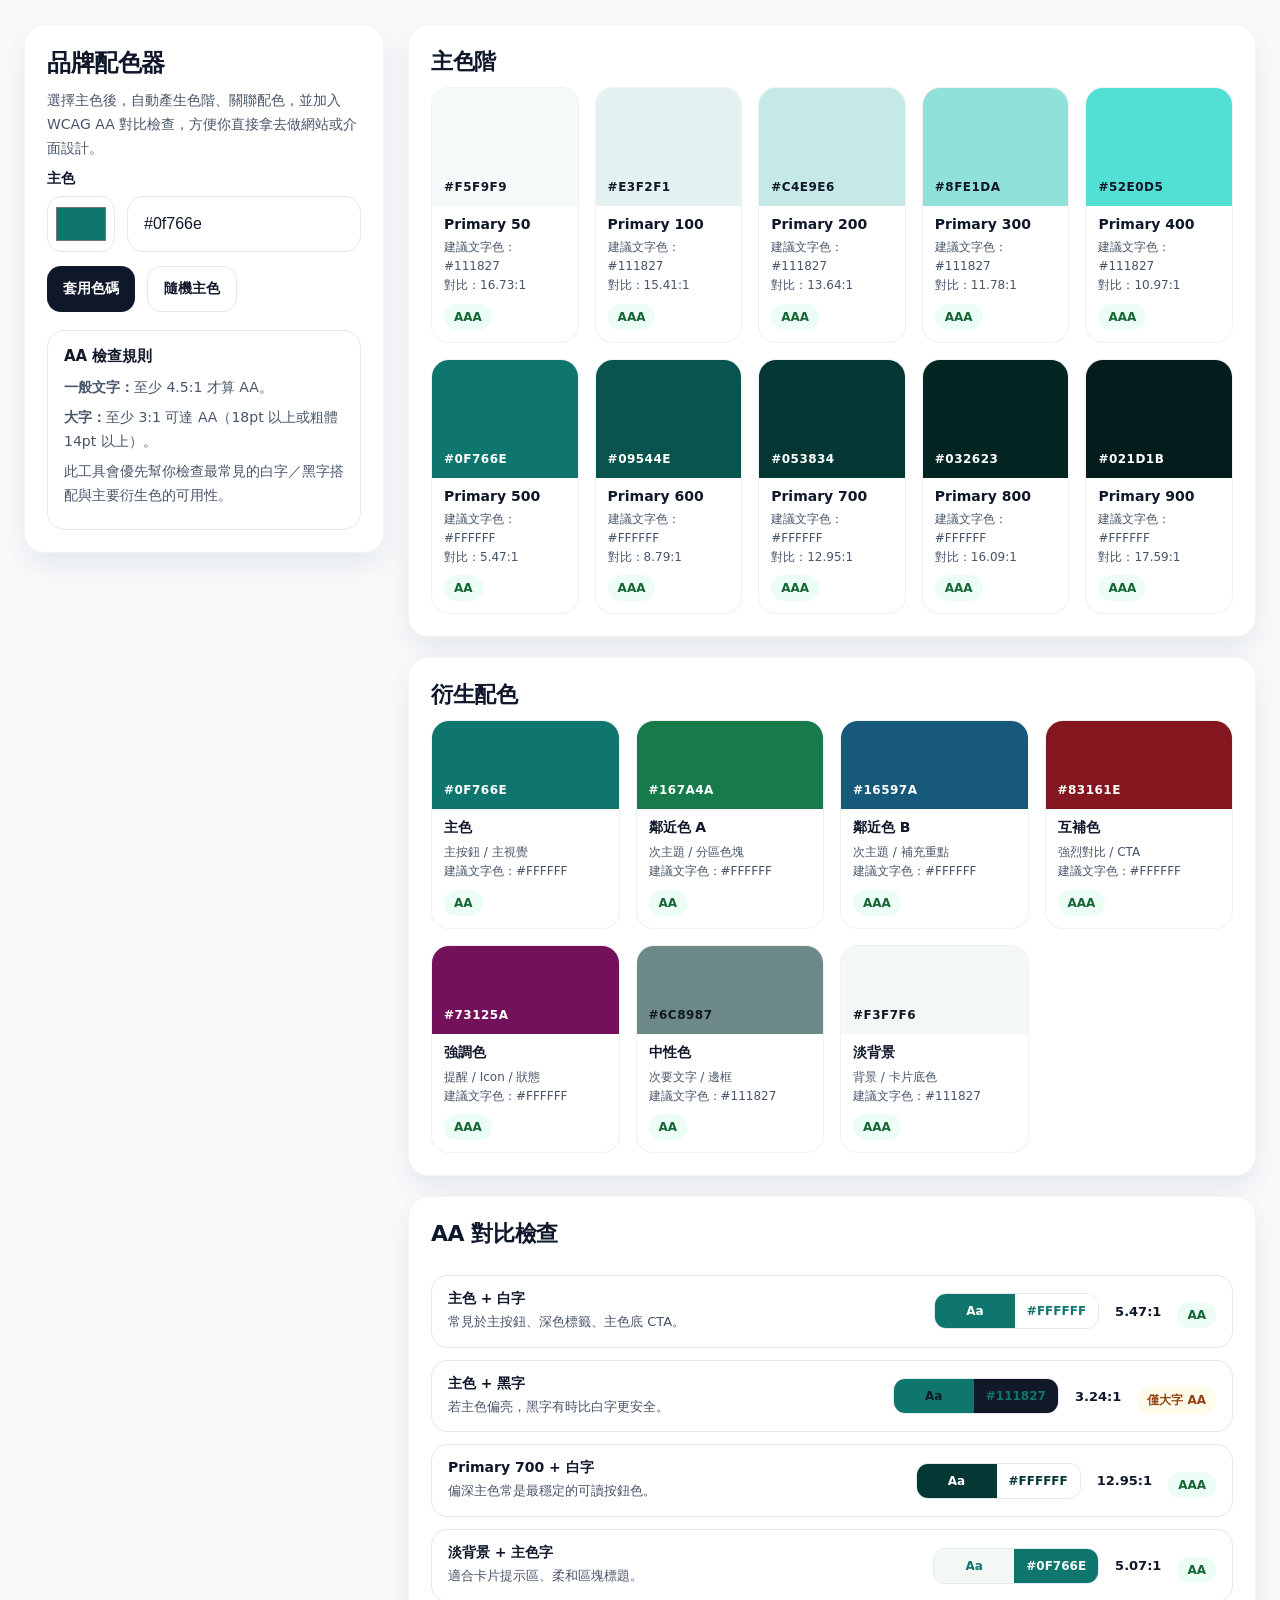
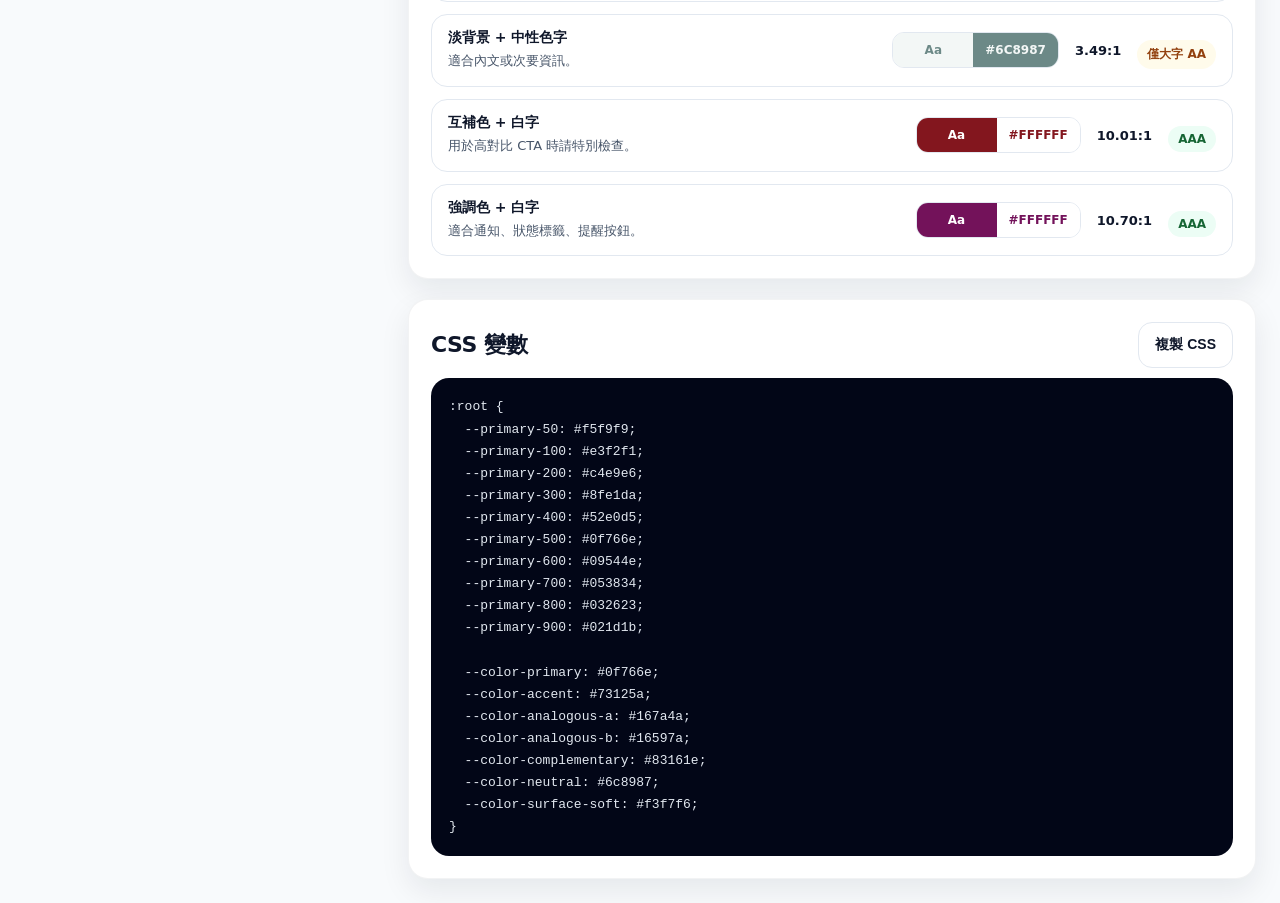
<file: color_palette_generator_aa.html>
<!DOCTYPE html>
<html lang="zh-Hant">
<head>
  <meta charset="UTF-8" />
  <meta name="viewport" content="width=device-width, initial-scale=1.0" />
  <title>品牌配色器（含 AA 對比檢查）</title>
  <style>
    :root {
      --bg: #f8fafc;
      --card: #ffffff;
      --line: #e2e8f0;
      --text: #0f172a;
      --muted: #475569;
      --ok-bg: #ecfdf5;
      --ok-text: #166534;
      --bad-bg: #fef2f2;
      --bad-text: #991b1b;
      --warn-bg: #fffbeb;
      --warn-text: #92400e;
      --shadow: 0 12px 30px rgba(15, 23, 42, 0.08);
      --radius: 20px;
    }

    * { box-sizing: border-box; }
    body {
      margin: 0;
      font-family: Inter, ui-sans-serif, system-ui, -apple-system, BlinkMacSystemFont, "Segoe UI", sans-serif;
      background: var(--bg);
      color: var(--text);
    }
    .wrap {
      max-width: 1280px;
      margin: 0 auto;
      padding: 24px;
    }
    .grid {
      display: grid;
      grid-template-columns: 360px 1fr;
      gap: 24px;
      align-items: start;
    }
    .card {
      background: var(--card);
      border: 1px solid rgba(15, 23, 42, 0.05);
      border-radius: var(--radius);
      box-shadow: var(--shadow);
      overflow: hidden;
    }
    .card + .card { margin-top: 20px; }
    .card-header {
      padding: 22px 22px 10px;
    }
    .card-title {
      margin: 0;
      font-size: 24px;
      font-weight: 800;
      letter-spacing: -0.02em;
    }
    .card-subtitle {
      margin: 10px 0 0;
      color: var(--muted);
      line-height: 1.7;
      font-size: 14px;
    }
    .card-body {
      padding: 0 22px 22px;
    }
    label {
      display: block;
      font-size: 14px;
      font-weight: 700;
      margin-bottom: 8px;
    }
    .row {
      display: flex;
      gap: 12px;
      align-items: center;
      flex-wrap: wrap;
    }
    input[type="color"] {
      width: 68px;
      height: 56px;
      border: 1px solid var(--line);
      border-radius: 14px;
      background: #fff;
      padding: 6px;
      cursor: pointer;
    }
    input[type="text"] {
      flex: 1;
      min-width: 180px;
      height: 56px;
      border: 1px solid var(--line);
      border-radius: 16px;
      padding: 0 16px;
      font-size: 16px;
      color: var(--text);
      background: #fff;
    }
    button {
      height: 46px;
      border: 0;
      border-radius: 14px;
      padding: 0 16px;
      font-size: 14px;
      font-weight: 700;
      cursor: pointer;
      transition: transform 0.06s ease, opacity 0.2s ease;
    }
    button:hover { opacity: 0.95; }
    button:active { transform: translateY(1px); }
    .btn-primary { background: #0f172a; color: white; }
    .btn-secondary { background: white; color: var(--text); border: 1px solid var(--line); }
    .btn-copy { background: white; color: var(--text); border: 1px solid var(--line); }

    .section-head {
      display: flex;
      justify-content: space-between;
      align-items: center;
      gap: 16px;
      padding: 22px 22px 10px;
    }
    .section-head h2 {
      margin: 0;
      font-size: 22px;
      font-weight: 800;
      letter-spacing: -0.02em;
    }
    .swatch-grid {
      display: grid;
      grid-template-columns: repeat(5, minmax(0, 1fr));
      gap: 16px;
      padding: 0 22px 22px;
    }
    .related-grid {
      display: grid;
      grid-template-columns: repeat(4, minmax(0, 1fr));
      gap: 16px;
      padding: 0 22px 22px;
    }
    .swatch {
      border: 1px solid rgba(15, 23, 42, 0.06);
      border-radius: 18px;
      overflow: hidden;
      background: white;
    }
    .swatch-preview {
      height: 118px;
      padding: 12px;
      display: flex;
      align-items: flex-end;
      font-size: 12px;
      font-weight: 800;
      letter-spacing: 0.04em;
    }
    .swatch-small .swatch-preview { height: 88px; }
    .swatch-meta {
      padding: 10px 12px 12px;
    }
    .swatch-label {
      font-size: 14px;
      font-weight: 800;
      margin-bottom: 6px;
    }
    .swatch-sub {
      font-size: 12px;
      color: var(--muted);
      line-height: 1.6;
    }
    .pill {
      display: inline-flex;
      align-items: center;
      gap: 6px;
      font-size: 12px;
      font-weight: 800;
      padding: 6px 10px;
      border-radius: 999px;
      margin-top: 8px;
    }
    .pass { background: var(--ok-bg); color: var(--ok-text); }
    .fail { background: var(--bad-bg); color: var(--bad-text); }
    .warn { background: var(--warn-bg); color: var(--warn-text); }

    .list {
      display: grid;
      gap: 12px;
      margin-top: 16px;
    }
    .check-item {
      border: 1px solid var(--line);
      border-radius: 16px;
      padding: 14px 16px;
      display: flex;
      justify-content: space-between;
      gap: 16px;
      align-items: center;
      flex-wrap: wrap;
    }
    .check-info {
      min-width: 220px;
      flex: 1;
    }
    .check-title {
      font-size: 14px;
      font-weight: 800;
      margin-bottom: 4px;
    }
    .check-desc {
      font-size: 13px;
      color: var(--muted);
      line-height: 1.6;
    }
    .check-ratio {
      font-size: 13px;
      font-weight: 800;
      color: var(--text);
      white-space: nowrap;
    }
    .mini-pair {
      display: flex;
      border: 1px solid var(--line);
      border-radius: 12px;
      overflow: hidden;
      min-width: 160px;
    }
    .mini-a, .mini-b {
      padding: 10px 12px;
      font-size: 12px;
      font-weight: 800;
      text-align: center;
      min-width: 80px;
    }
    .code-wrap {
      padding: 0 22px 22px;
    }
    pre {
      margin: 0;
      background: #020617;
      color: #e2e8f0;
      border-radius: 18px;
      padding: 18px;
      overflow: auto;
      font-size: 13px;
      line-height: 1.7;
      white-space: pre-wrap;
      word-break: break-word;
    }
    .tips {
      border: 1px solid var(--line);
      border-radius: 18px;
      padding: 16px;
      background: #fff;
      margin-top: 18px;
    }
    .tips h3 {
      margin: 0 0 10px;
      font-size: 15px;
    }
    .tips p {
      margin: 6px 0;
      font-size: 14px;
      color: var(--muted);
      line-height: 1.7;
    }

    @media (max-width: 1100px) {
      .grid { grid-template-columns: 1fr; }
      .swatch-grid { grid-template-columns: repeat(2, minmax(0, 1fr)); }
      .related-grid { grid-template-columns: repeat(2, minmax(0, 1fr)); }
    }
    @media (max-width: 680px) {
      .wrap { padding: 16px; }
      .swatch-grid, .related-grid { grid-template-columns: 1fr; }
      .section-head { flex-direction: column; align-items: flex-start; }
      .card-title { font-size: 22px; }
    }
  </style>
</head>
<body>
  <div class="wrap">
    <div class="grid">
      <aside>
        <section class="card">
          <div class="card-header">
            <h1 class="card-title">品牌配色器</h1>
            <p class="card-subtitle">選擇主色後，自動產生色階、關聯配色，並加入 WCAG AA 對比檢查，方便你直接拿去做網站或介面設計。</p>
          </div>
          <div class="card-body">
            <label for="hexInput">主色</label>
            <div class="row">
              <input type="color" id="colorPicker" value="#0f766e" />
              <input type="text" id="hexInput" value="#0f766e" placeholder="#0f766e" />
            </div>
            <div class="row" style="margin-top: 14px;">
              <button class="btn-primary" id="applyBtn">套用色碼</button>
              <button class="btn-secondary" id="randomBtn">隨機主色</button>
            </div>

            <div class="tips">
              <h3>AA 檢查規則</h3>
              <p><strong>一般文字：</strong>至少 4.5:1 才算 AA。</p>
              <p><strong>大字：</strong>至少 3:1 可達 AA（18pt 以上或粗體 14pt 以上）。</p>
              <p>此工具會優先幫你檢查最常見的白字／黑字搭配與主要衍生色的可用性。</p>
            </div>
          </div>
        </section>
      </aside>

      <main>
        <section class="card">
          <div class="section-head">
            <h2>主色階</h2>
          </div>
          <div class="swatch-grid" id="scaleGrid"></div>
        </section>

        <section class="card">
          <div class="section-head">
            <h2>衍生配色</h2>
          </div>
          <div class="related-grid" id="relatedGrid"></div>
        </section>

        <section class="card">
          <div class="section-head">
            <h2>AA 對比檢查</h2>
          </div>
          <div class="card-body">
            <div class="list" id="contrastList"></div>
          </div>
        </section>

        <section class="card">
          <div class="section-head">
            <h2>CSS 變數</h2>
            <button class="btn-copy" id="copyBtn">複製 CSS</button>
          </div>
          <div class="code-wrap">
            <pre id="cssOutput"></pre>
          </div>
        </section>
      </main>
    </div>
  </div>

  <script>
    function clamp(value, min, max) {
      return Math.min(max, Math.max(min, value));
    }

    function hexToRgb(hex) {
      const clean = hex.replace('#', '').trim();
      const normalized = clean.length === 3 ? clean.split('').map(c => c + c).join('') : clean;
      if (!/^[0-9a-fA-F]{6}$/.test(normalized)) return null;
      const intVal = parseInt(normalized, 16);
      return {
        r: (intVal >> 16) & 255,
        g: (intVal >> 8) & 255,
        b: intVal & 255,
      };
    }

    function rgbToHex(r, g, b) {
      return '#' + [r, g, b].map(v => clamp(Math.round(v), 0, 255).toString(16).padStart(2, '0')).join('');
    }

    function rgbToHsl(r, g, b) {
      r /= 255; g /= 255; b /= 255;
      const max = Math.max(r, g, b);
      const min = Math.min(r, g, b);
      let h = 0, s = 0;
      const l = (max + min) / 2;
      if (max !== min) {
        const d = max - min;
        s = l > 0.5 ? d / (2 - max - min) : d / (max + min);
        switch (max) {
          case r: h = (g - b) / d + (g < b ? 6 : 0); break;
          case g: h = (b - r) / d + 2; break;
          default: h = (r - g) / d + 4; break;
        }
        h /= 6;
      }
      return { h: h * 360, s: s * 100, l: l * 100 };
    }

    function hslToRgb(h, s, l) {
      h = ((h % 360) + 360) % 360;
      s /= 100; l /= 100;
      const c = (1 - Math.abs(2 * l - 1)) * s;
      const x = c * (1 - Math.abs((h / 60) % 2 - 1));
      const m = l - c / 2;
      let r1 = 0, g1 = 0, b1 = 0;
      if (h < 60) { r1 = c; g1 = x; }
      else if (h < 120) { r1 = x; g1 = c; }
      else if (h < 180) { g1 = c; b1 = x; }
      else if (h < 240) { g1 = x; b1 = c; }
      else if (h < 300) { r1 = x; b1 = c; }
      else { r1 = c; b1 = x; }
      return { r: (r1 + m) * 255, g: (g1 + m) * 255, b: (b1 + m) * 255 };
    }

    function hslToHex(h, s, l) {
      const { r, g, b } = hslToRgb(h, s, l);
      return rgbToHex(r, g, b);
    }

    function shiftHue(h, amount) {
      return ((h + amount) % 360 + 360) % 360;
    }

    function relativeLuminance(hex) {
      const rgb = hexToRgb(hex);
      if (!rgb) return 0;
      const channels = [rgb.r, rgb.g, rgb.b].map(v => {
        const s = v / 255;
        return s <= 0.03928 ? s / 12.92 : Math.pow((s + 0.055) / 1.055, 2.4);
      });
      return 0.2126 * channels[0] + 0.7152 * channels[1] + 0.0722 * channels[2];
    }

    function contrastRatio(a, b) {
      const l1 = relativeLuminance(a);
      const l2 = relativeLuminance(b);
      const lighter = Math.max(l1, l2);
      const darker = Math.min(l1, l2);
      return (lighter + 0.05) / (darker + 0.05);
    }

    function getBestTextColor(bgHex) {
      const whiteRatio = contrastRatio(bgHex, '#ffffff');
      const blackRatio = contrastRatio(bgHex, '#111827');
      return whiteRatio >= blackRatio ? '#ffffff' : '#111827';
    }

    function getPassLevel(ratio) {
      if (ratio >= 7) return { label: 'AAA', className: 'pass' };
      if (ratio >= 4.5) return { label: 'AA', className: 'pass' };
      if (ratio >= 3) return { label: '僅大字 AA', className: 'warn' };
      return { label: '未達 AA', className: 'fail' };
    }

    function generateScale(baseHsl) {
      const stops = [
        { name: '50', l: 97, s: Math.max(18, baseHsl.s * 0.35) },
        { name: '100', l: 92, s: Math.max(22, baseHsl.s * 0.45) },
        { name: '200', l: 84, s: Math.max(28, baseHsl.s * 0.58) },
        { name: '300', l: 72, s: Math.max(34, baseHsl.s * 0.74) },
        { name: '400', l: 60, s: Math.max(42, baseHsl.s * 0.9) },
        { name: '500', l: baseHsl.l, s: baseHsl.s },
        { name: '600', l: clamp(baseHsl.l - 8, 18, 90), s: clamp(baseHsl.s + 4, 10, 95) },
        { name: '700', l: clamp(baseHsl.l - 16, 12, 82), s: clamp(baseHsl.s + 6, 10, 95) },
        { name: '800', l: clamp(baseHsl.l - 24, 8, 75), s: clamp(baseHsl.s + 8, 10, 95) },
        { name: '900', l: clamp(baseHsl.l - 32, 6, 68), s: clamp(baseHsl.s + 10, 10, 95) },
      ];

      return stops.map(stop => {
        const hex = hslToHex(baseHsl.h, clamp(stop.s, 0, 100), clamp(stop.l, 0, 100));
        const text = getBestTextColor(hex);
        const ratio = contrastRatio(hex, text);
        return { ...stop, hex, text, ratio };
      });
    }

    function generateRelated(baseHsl) {
      const items = [
        { label: '主色', hex: hslToHex(baseHsl.h, baseHsl.s, baseHsl.l), usage: '主按鈕 / 主視覺' },
        { label: '鄰近色 A', hex: hslToHex(shiftHue(baseHsl.h, -24), clamp(baseHsl.s * 0.9, 18, 90), clamp(baseHsl.l + 2, 28, 68)), usage: '次主題 / 分區色塊' },
        { label: '鄰近色 B', hex: hslToHex(shiftHue(baseHsl.h, 24), clamp(baseHsl.s * 0.9, 18, 90), clamp(baseHsl.l + 2, 28, 68)), usage: '次主題 / 補充重點' },
        { label: '互補色', hex: hslToHex(shiftHue(baseHsl.h, 180), clamp(baseHsl.s * 0.92, 18, 90), clamp(baseHsl.l, 30, 60)), usage: '強烈對比 / CTA' },
        { label: '強調色', hex: hslToHex(shiftHue(baseHsl.h, 140), clamp(baseHsl.s * 0.95, 20, 92), clamp(baseHsl.l - 2, 26, 58)), usage: '提醒 / Icon / 狀態' },
        { label: '中性色', hex: hslToHex(baseHsl.h, 12, 48), usage: '次要文字 / 邊框' },
        { label: '淡背景', hex: hslToHex(baseHsl.h, Math.max(10, baseHsl.s * 0.22), 96), usage: '背景 / 卡片底色' },
      ];

      return items.map(item => {
        const text = getBestTextColor(item.hex);
        const ratio = contrastRatio(item.hex, text);
        return { ...item, text, ratio };
      });
    }

    function buildCssVars(scale, related) {
      const map = Object.fromEntries(related.map(item => [item.label, item.hex]));
      return `:root {\n  --primary-50: ${scale[0].hex};\n  --primary-100: ${scale[1].hex};\n  --primary-200: ${scale[2].hex};\n  --primary-300: ${scale[3].hex};\n  --primary-400: ${scale[4].hex};\n  --primary-500: ${scale[5].hex};\n  --primary-600: ${scale[6].hex};\n  --primary-700: ${scale[7].hex};\n  --primary-800: ${scale[8].hex};\n  --primary-900: ${scale[9].hex};\n\n  --color-primary: ${map['主色']};\n  --color-accent: ${map['強調色']};\n  --color-analogous-a: ${map['鄰近色 A']};\n  --color-analogous-b: ${map['鄰近色 B']};\n  --color-complementary: ${map['互補色']};\n  --color-neutral: ${map['中性色']};\n  --color-surface-soft: ${map['淡背景']};\n}`;
    }

    function renderScale(scale) {
      const grid = document.getElementById('scaleGrid');
      grid.innerHTML = scale.map(item => {
        const level = getPassLevel(item.ratio);
        return `
          <article class="swatch">
            <div class="swatch-preview" style="background:${item.hex}; color:${item.text};">${item.hex.toUpperCase()}</div>
            <div class="swatch-meta">
              <div class="swatch-label">Primary ${item.name}</div>
              <div class="swatch-sub">建議文字色：${item.text.toUpperCase()}<br>對比：${item.ratio.toFixed(2)}:1</div>
              <span class="pill ${level.className}">${level.label}</span>
            </div>
          </article>
        `;
      }).join('');
    }

    function renderRelated(related) {
      const grid = document.getElementById('relatedGrid');
      grid.innerHTML = related.map(item => {
        const level = getPassLevel(item.ratio);
        return `
          <article class="swatch swatch-small">
            <div class="swatch-preview" style="background:${item.hex}; color:${item.text};">${item.hex.toUpperCase()}</div>
            <div class="swatch-meta">
              <div class="swatch-label">${item.label}</div>
              <div class="swatch-sub">${item.usage}<br>建議文字色：${item.text.toUpperCase()}</div>
              <span class="pill ${level.className}">${level.label}</span>
            </div>
          </article>
        `;
      }).join('');
    }

    function buildContrastChecks(scale, related) {
      const relMap = Object.fromEntries(related.map(item => [item.label, item.hex]));
      const checks = [
        { title: '主色 + 白字', fg: '#ffffff', bg: scale[5].hex, desc: '常見於主按鈕、深色標籤、主色底 CTA。' },
        { title: '主色 + 黑字', fg: '#111827', bg: scale[5].hex, desc: '若主色偏亮，黑字有時比白字更安全。' },
        { title: 'Primary 700 + 白字', fg: '#ffffff', bg: scale[7].hex, desc: '偏深主色常是最穩定的可讀按鈕色。' },
        { title: '淡背景 + 主色字', fg: relMap['主色'], bg: relMap['淡背景'], desc: '適合卡片提示區、柔和區塊標題。' },
        { title: '淡背景 + 中性色字', fg: relMap['中性色'], bg: relMap['淡背景'], desc: '適合內文或次要資訊。' },
        { title: '互補色 + 白字', fg: '#ffffff', bg: relMap['互補色'], desc: '用於高對比 CTA 時請特別檢查。' },
        { title: '強調色 + 白字', fg: '#ffffff', bg: relMap['強調色'], desc: '適合通知、狀態標籤、提醒按鈕。' },
      ];

      return checks.map(item => {
        const ratio = contrastRatio(item.fg, item.bg);
        return { ...item, ratio, level: getPassLevel(ratio) };
      });
    }

    function renderContrastList(checks) {
      const list = document.getElementById('contrastList');
      list.innerHTML = checks.map(item => `
        <div class="check-item">
          <div class="check-info">
            <div class="check-title">${item.title}</div>
            <div class="check-desc">${item.desc}</div>
          </div>
          <div class="mini-pair">
            <div class="mini-a" style="background:${item.bg}; color:${item.fg};">Aa</div>
            <div class="mini-b" style="background:${item.fg}; color:${item.bg};">${item.fg.toUpperCase()}</div>
          </div>
          <div class="check-ratio">${item.ratio.toFixed(2)}:1</div>
          <span class="pill ${item.level.className}">${item.level.label}</span>
        </div>
      `).join('');
    }

    function applyColor(input) {
      const normalized = input.startsWith('#') ? input : `#${input}`;
      const rgb = hexToRgb(normalized);
      if (!rgb) {
        alert('請輸入正確 HEX 色碼，例如 #0f766e');
        return;
      }
      const cleanHex = rgbToHex(rgb.r, rgb.g, rgb.b);
      document.getElementById('hexInput').value = cleanHex;
      document.getElementById('colorPicker').value = cleanHex;

      const baseHsl = rgbToHsl(rgb.r, rgb.g, rgb.b);
      const scale = generateScale(baseHsl);
      const related = generateRelated(baseHsl);
      const checks = buildContrastChecks(scale, related);
      const css = buildCssVars(scale, related);

      renderScale(scale);
      renderRelated(related);
      renderContrastList(checks);
      document.getElementById('cssOutput').textContent = css;
    }

    document.getElementById('applyBtn').addEventListener('click', () => {
      applyColor(document.getElementById('hexInput').value.trim());
    });

    document.getElementById('hexInput').addEventListener('keydown', (e) => {
      if (e.key === 'Enter') applyColor(e.target.value.trim());
    });

    document.getElementById('colorPicker').addEventListener('input', (e) => {
      applyColor(e.target.value);
    });

    document.getElementById('randomBtn').addEventListener('click', () => {
      const hex = rgbToHex(
        Math.floor(Math.random() * 256),
        Math.floor(Math.random() * 256),
        Math.floor(Math.random() * 256)
      );
      applyColor(hex);
    });

    document.getElementById('copyBtn').addEventListener('click', async () => {
      const content = document.getElementById('cssOutput').textContent;
      try {
        await navigator.clipboard.writeText(content);
        const btn = document.getElementById('copyBtn');
        const original = btn.textContent;
        btn.textContent = '已複製';
        setTimeout(() => btn.textContent = original, 1200);
      } catch (err) {
        alert('複製失敗，請手動複製。');
      }
    });

    applyColor('#0f766e');
  </script>
</body>
</html>
</file>
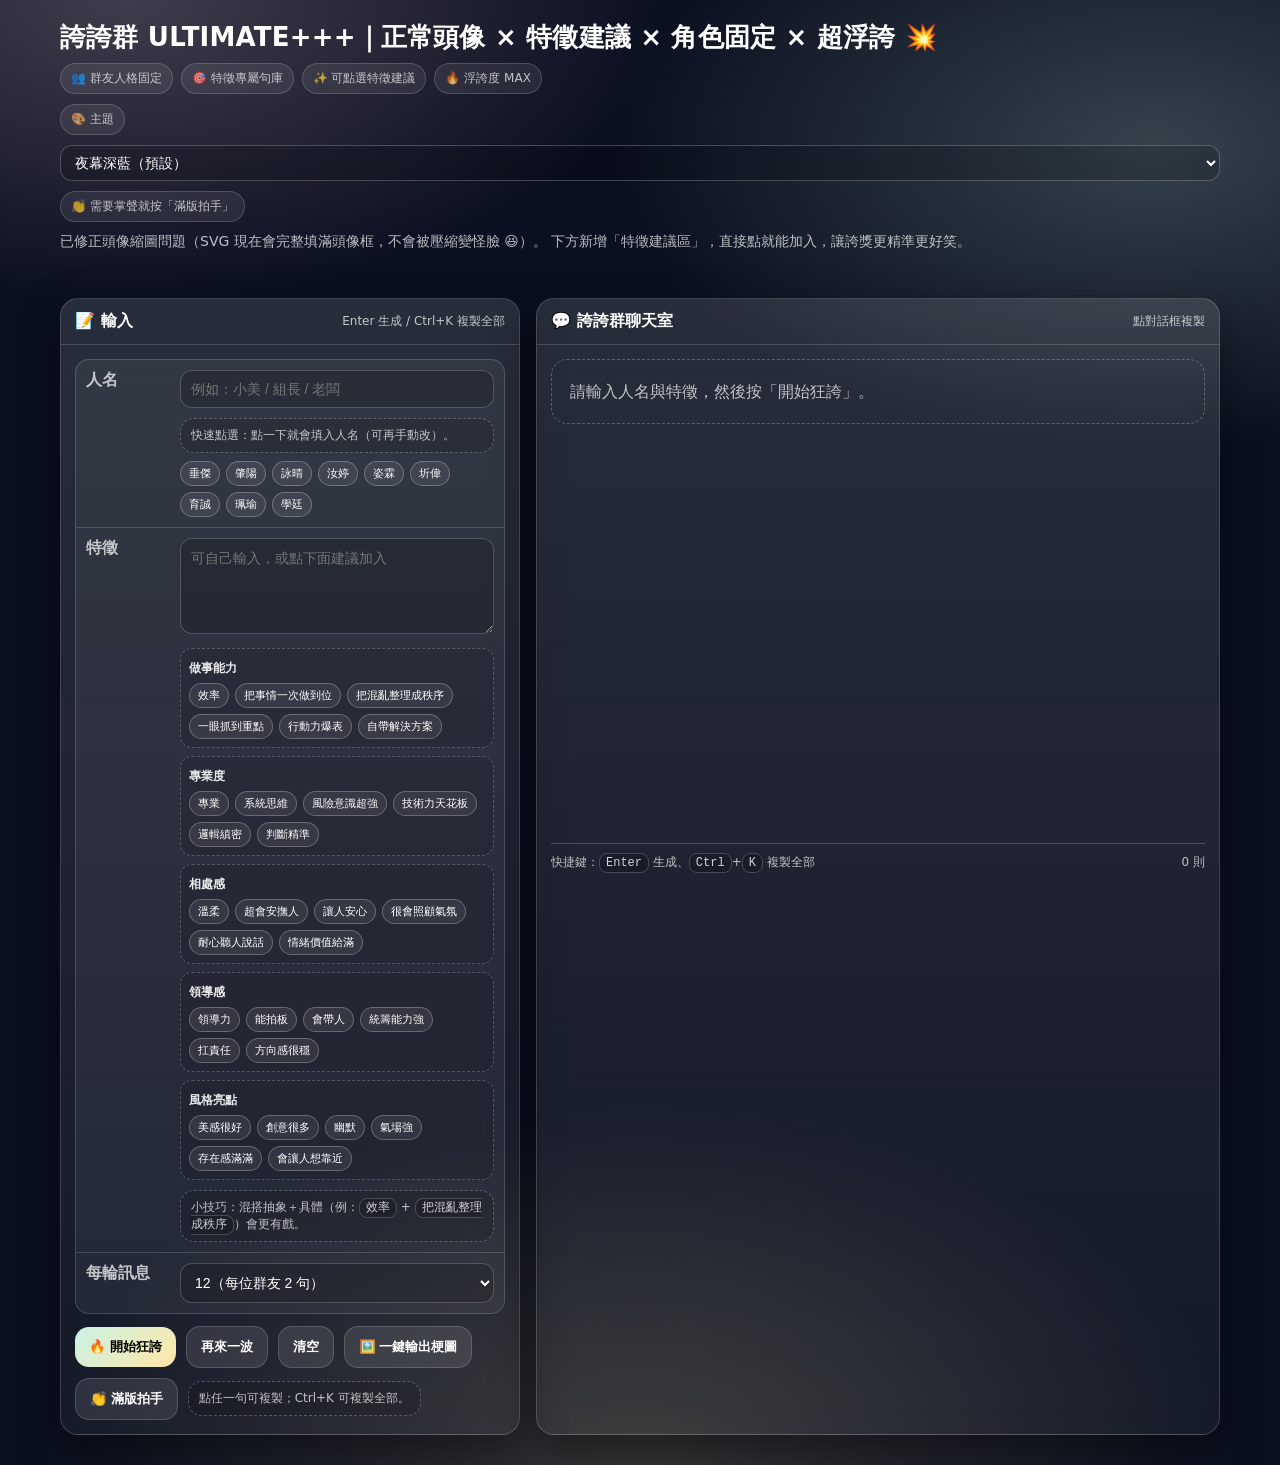
<file: Good_PLUS.html>
<!doctype html>
<html lang="zh-Hant" data-theme="night">
<head>
<meta charset="utf-8"/>
<meta name="viewport" content="width=device-width,initial-scale=1"/>
<title>誇誇群 ULTIMATE+++｜正常頭像 × 特徵建議 × 角色固定 × 超浮誇</title>
<style>
:root{
  --bg:#0b1020; --stroke:rgba(255,255,255,.16); --text:#fff; --muted:rgba(255,255,255,.72);
  --mint:#c9f2e6; --sun:#ffe7a6; --sky:#cfe7ff; --pink:#ffd6e8; --leaf:#bfe7b8;
  --radius:18px; --shadow:0 18px 46px rgba(0,0,0,.45);
  --sans: system-ui, -apple-system, "Segoe UI","Noto Sans TC","PingFang TC","Microsoft JhengHei",sans-serif;
  --mono: ui-monospace, SFMono-Regular, Menlo, Monaco, Consolas, "Liberation Mono", "Courier New", monospace;
}
*{box-sizing:border-box}
body{
  margin:0;font-family:var(--sans);color:var(--text);
  background:
   radial-gradient(900px 500px at 10% 0%, rgba(255,214,232,.28), transparent 60%),
   radial-gradient(900px 500px at 90% 10%, rgba(201,242,230,.28), transparent 60%),
   radial-gradient(1000px 600px at 50% 100%, rgba(255,231,166,.25), transparent 60%),
   var(--bg);
  min-height:100vh;
}
header{max-width:1200px;margin:auto;padding:20px}
h1{margin:0;font-size:26px;letter-spacing:.2px}
.badges{display:flex;gap:8px;flex-wrap:wrap;margin-top:8px}
.badge{padding:6px 10px;border-radius:999px;border:1px solid var(--stroke);background:rgba(255,255,255,.08);font-size:12px;color:var(--muted)}
.sub{color:var(--muted);margin-top:8px;font-size:14px;line-height:1.7}

.wrap{max-width:1200px;margin:auto;padding:10px 20px 30px;display:grid;grid-template-columns:460px 1fr;gap:16px}
@media(max-width:980px){.wrap{grid-template-columns:1fr}}

.panel{background:linear-gradient(180deg,rgba(255,255,255,.12),rgba(255,255,255,.04));border:1px solid var(--stroke);border-radius:var(--radius);box-shadow:var(--shadow);overflow:hidden}
.panelHeader{padding:12px 14px;border-bottom:1px solid var(--stroke);display:flex;justify-content:space-between;align-items:center;gap:10px}
.panelHeader .hint{font-size:12px;color:var(--muted)}
.panelBody{padding:14px}

table{width:100%;border-collapse:separate;border-spacing:0;border:1px solid var(--stroke);border-radius:14px;background:rgba(255,255,255,.06)}
th,td{padding:10px;border-bottom:1px solid var(--stroke);vertical-align:top}
tr:last-child th,tr:last-child td{border-bottom:none}
th{width:94px;color:var(--muted);text-align:left}

input,textarea,select{
 width:100%;border:1px solid rgba(255,255,255,.2);background:rgba(0,0,0,.18);color:#fff;
 border-radius:12px;padding:10px;font-size:14px;outline:none
}
textarea{min-height:96px;resize:vertical;line-height:1.55}
input:focus,textarea:focus,select:focus{border-color:rgba(201,242,230,.85);box-shadow:0 0 0 3px rgba(201,242,230,.22)}

.controls{display:flex;gap:10px;flex-wrap:wrap;margin-top:12px;align-items:center}
button{
 border:none;border-radius:14px;padding:11px 14px;font-weight:900;
 background:linear-gradient(135deg,var(--mint),var(--sun));cursor:pointer;
 transition:transform .08s ease, filter .15s ease;
}
button:hover{filter:brightness(1.05)}
button:active{transform:translateY(1px) scale(.99)}
.ghost{background:rgba(255,255,255,.1);color:#fff;border:1px solid var(--stroke)}

.mini{font-size:12px;color:var(--muted);padding:8px 10px;border:1px dashed rgba(255,255,255,.25);border-radius:14px;background:rgba(0,0,0,.14)}
.kbd{font-family:var(--mono);padding:2px 6px;border-radius:8px;border:1px solid rgba(255,255,255,.2);background:rgba(0,0,0,.18);color:rgba(255,255,255,.8)}

.traitBox{margin-top:10px;display:grid;grid-template-columns:1fr;gap:8px}
.traitGroup{border:1px dashed rgba(255,255,255,.22);border-radius:12px;padding:8px;background:rgba(0,0,0,.12)}
.traitGroup b{font-size:12px;color:rgba(255,255,255,.9)}
.traitTags{display:flex;gap:6px;flex-wrap:wrap;margin-top:6px}
.traitTag{
  font-size:11px;padding:4px 8px;border-radius:999px;border:1px solid rgba(255,255,255,.25);
  background:rgba(255,255,255,.08);cursor:pointer;user-select:none
}
.traitTag:hover{background:rgba(201,242,230,.25);border-color:rgba(201,242,230,.8)}

.chatArea{padding:14px;min-height:540px;display:flex;flex-direction:column;gap:12px}
.empty{border:1px dashed rgba(255,255,255,.25);padding:18px;border-radius:16px;color:var(--muted);line-height:1.7}
.msg{display:flex;gap:10px;align-items:flex-start;animation:pop .2s ease both}
@keyframes pop{from{transform:translateY(8px);opacity:0}to{transform:none;opacity:1}}

.avatar{
  width:56px;height:56px;border-radius:18px;border:1px solid rgba(255,255,255,.25);
  background:rgba(255,255,255,.15);display:flex;align-items:center;justify-content:center;
  overflow:hidden;box-shadow:0 10px 26px rgba(0,0,0,.25)
}
.avatar svg{width:100%;height:100%}

.bubble{
 background:linear-gradient(180deg,rgba(255,255,255,.2),rgba(255,255,255,.06));
 border:1px solid rgba(255,255,255,.25);border-radius:18px;padding:10px 12px;position:relative;max-width:860px;cursor:pointer
}
.bubble:before{
 content:"";position:absolute;left:-6px;top:22px;width:12px;height:12px;background:inherit;
 border-left:1px solid rgba(255,255,255,.25);border-bottom:1px solid rgba(255,255,255,.25);transform:rotate(45deg)
}
.who{font-size:12px;color:rgba(255,255,255,.84);margin-bottom:6px;display:flex;gap:6px;flex-wrap:wrap;align-items:center}
.tag{font-size:11px;padding:3px 8px;border-radius:999px;border:1px solid rgba(255,255,255,.25);background:rgba(0,0,0,.2)}
.tag.hot{border-color:rgba(255,231,166,.6);background:rgba(255,231,166,.18);color:#2b240f}
.text{font-size:14px;line-height:1.7;white-space:pre-wrap;word-break:break-word}

.footerRow{margin-top:auto;display:flex;justify-content:space-between;gap:12px;border-top:1px solid rgba(255,255,255,.2);padding-top:10px;font-size:12px;color:var(--muted)}
.toast{
 position:fixed;right:16px;bottom:16px;max-width:min(520px, calc(100vw - 32px));
 padding:10px 12px;border-radius:14px;border:1px solid rgba(255,255,255,.2);
 background:rgba(10,18,32,.92);color:rgba(255,255,255,.92);box-shadow:0 18px 44px rgba(0,0,0,.45);
 opacity:0;transform:translateY(8px);pointer-events:none;transition:opacity .2s ease, transform .2s ease;
 font-size:13px;line-height:1.55;z-index:9999
}
.toast.show{opacity:1;transform:none}

/* ===== Theme Switcher (新增) ===== */
:root{
  --blob1: rgba(255,214,232,.28);
  --blob2: rgba(201,242,230,.28);
  --blob3: rgba(255,231,166,.25);
  --panelTop: rgba(255,255,255,.12);
  --panelBot: rgba(255,255,255,.04);
  --chipBg: rgba(255,255,255,.08);
  --inputBg: rgba(0,0,0,.18);
  --bubbleTop: rgba(255,255,255,.20);
  --bubbleBot: rgba(255,255,255,.06);
  --accentA: var(--mint);
  --accentB: var(--sun);
}

/* themes */
html[data-theme="night"]{
  --bg:#0b1020;
  --blob1: rgba(255,214,232,.22);
  --blob2: rgba(201,242,230,.22);
  --blob3: rgba(255,231,166,.18);
  --panelTop: rgba(255,255,255,.12);
  --panelBot: rgba(255,255,255,.04);
  --chipBg: rgba(255,255,255,.08);
  --inputBg: rgba(0,0,0,.18);
  --bubbleTop: rgba(255,255,255,.20);
  --bubbleBot: rgba(255,255,255,.06);
  --accentA: var(--mint);
  --accentB: var(--sun);
}
html[data-theme="sakura"]{
  --bg:#160b14;
  --blob1: rgba(255,214,232,.30);
  --blob2: rgba(201,242,230,.14);
  --blob3: rgba(255,231,166,.18);
  --panelTop: rgba(255,214,232,.22);
  --panelBot: rgba(255,255,255,.05);
  --chipBg: rgba(255,214,232,.14);
  --inputBg: rgba(0,0,0,.14);
  --bubbleTop: rgba(255,214,232,.22);
  --bubbleBot: rgba(255,255,255,.06);
  --accentA: #ffd6e8;
  --accentB: #ffe7a6;
}
html[data-theme="ocean"]{
  --bg:#07121a;
  --blob1: rgba(207,231,255,.22);
  --blob2: rgba(201,242,230,.18);
  --blob3: rgba(255,231,166,.14);
  --panelTop: rgba(207,231,255,.16);
  --panelBot: rgba(255,255,255,.05);
  --chipBg: rgba(207,231,255,.12);
  --inputBg: rgba(0,0,0,.16);
  --bubbleTop: rgba(207,231,255,.18);
  --bubbleBot: rgba(255,255,255,.06);
  --accentA: #cfe7ff;
  --accentB: #c9f2e6;
}
html[data-theme="matcha"]{
  --bg:#07140f;
  --blob1: rgba(191,231,184,.22);
  --blob2: rgba(201,242,230,.14);
  --blob3: rgba(255,231,166,.14);
  --panelTop: rgba(191,231,184,.18);
  --panelBot: rgba(255,255,255,.05);
  --chipBg: rgba(191,231,184,.12);
  --inputBg: rgba(0,0,0,.16);
  --bubbleTop: rgba(191,231,184,.18);
  --bubbleBot: rgba(255,255,255,.06);
  --accentA: #bfe7b8;
  --accentB: #ffe7a6;
}

/* apply vars */
body{
  background:
   radial-gradient(900px 500px at 10% 0%, var(--blob1), transparent 60%),
   radial-gradient(900px 500px at 90% 10%, var(--blob2), transparent 60%),
   radial-gradient(1000px 600px at 50% 100%, var(--blob3), transparent 60%),
   var(--bg);
}
.panel{ background: linear-gradient(180deg, var(--panelTop), var(--panelBot)); }
.badge{ background: var(--chipBg); }
input,textarea,select{ background: var(--inputBg); }
.bubble{ background: linear-gradient(180deg, var(--bubbleTop), var(--bubbleBot)); }
button{ background: linear-gradient(135deg, var(--accentA), var(--accentB)); }

.themeRow{display:flex;gap:10px;flex-wrap:wrap;align-items:center;margin-top:10px}
.themeSelect{
  min-width:180px;
  padding:8px 10px;
  border-radius:12px;
  border:1px solid rgba(255,255,255,.22);
  background:rgba(0,0,0,.14);
  color:#fff;
}
/* clap overlay */
#clapOverlay{ position:fixed; inset:0; display:none; z-index:99999; pointer-events:none; }
#clapCanvas{ width:100%; height:100%; display:block; }



/* ===== MVP Scroll Banner (Large) ===== */
#mvpBanner{
  position:fixed;
  left:50%;
  top:8vh;
  transform:translateX(-50%) translateY(-30px) scale(.95);
  width:min(92vw, 980px);
  height:160px;
  background:linear-gradient(180deg,#e60012,#b8000f);
  color:#fff;
  font-weight:1000;
  font-size:46px;
  letter-spacing:1.5px;
  display:flex;
  align-items:center;
  justify-content:center;
  text-align:center;
  border-radius:22px;
  box-shadow:0 22px 60px rgba(0,0,0,.45);
  border:3px solid rgba(255,255,255,.65);
  z-index:100000;
  opacity:0;
  pointer-events:none;
  transition:opacity .18s ease, transform .18s ease;
}

/* scroll ends */
#mvpBanner::before,
#mvpBanner::after{
  content:"";
  position:absolute;
  top:50%;
  width:70px;
  height:120px;
  background:linear-gradient(180deg,#ff2a2a,#b8000f);
  border-radius:18px;
  transform:translateY(-50%);
  box-shadow:0 14px 36px rgba(0,0,0,.35);
}
#mvpBanner::before{
  left:-46px;
}
#mvpBanner::after{
  right:-46px;
}

/* little gold knobs */
.mvpKnob{
  position:absolute;
  top:50%;
  width:22px;
  height:22px;
  background:radial-gradient(circle at 30% 30%, #fff6c7, #f0c14b 55%, #b38b2e 100%);
  border-radius:50%;
  transform:translateY(-50%);
  box-shadow:0 4px 10px rgba(0,0,0,.35);
}
.mvpKnob.left{ left:-16px; }
.mvpKnob.right{ right:-16px; }

#mvpBanner.show{
  opacity:1;
  transform:translateX(-50%) translateY(0) scale(1);
}

/* responsive */
@media (max-width:640px){
  #mvpBanner{ height:120px; font-size:34px; }
  #mvpBanner::before,#mvpBanner::after{ height:90px; width:54px; }
}

</style>
</head>
<body>

<header>
  <h1>誇誇群 ULTIMATE+++｜正常頭像 × 特徵建議 × 角色固定 × 超浮誇 💥</h1>
  <div class="badges">
    <span class="badge">👥 群友人格固定</span>
    <span class="badge">🎯 特徵專屬句庫</span>
    <span class="badge">✨ 可點選特徵建議</span>
    <span class="badge">🔥 浮誇度 MAX</span>
  </div>

  <div class="themeRow">
    <span class="badge">🎨 主題</span>
    <select id="themeSelect" class="themeSelect" aria-label="主題配色切換">
      <option value="night">夜幕深藍（預設）</option>
      <option value="sakura">櫻花粉霧</option>
      <option value="ocean">海洋藍綠</option>
      <option value="matcha">抹茶森林</option>
    </select>
    <span class="badge">👏 需要掌聲就按「滿版拍手」</span>
  </div>
  <p class="sub">
    已修正頭像縮圖問題（SVG 現在會完整填滿頭像框，不會被壓縮變怪臉 😆）。
    下方新增「特徵建議區」，直接點就能加入，讓誇獎更精準更好笑。
  </p>
</header>

<main class="wrap">

<section class="panel">
  <div class="panelHeader">
    <strong>📝 輸入</strong>
    <span class="hint">Enter 生成 / Ctrl+K 複製全部</span>
  </div>
  <div class="panelBody">
    <table>
      
<tr><th>人名</th><td>
  <input id="nameInput" placeholder="例如：小美 / 組長 / 老闆" maxlength="30"/>
  <div class="mini" style="margin-top:10px">
    快速點選：點一下就會填入人名（可再手動改）。
  </div>
  <div id="nameChips" class="traitTags" style="margin-top:8px"></div>
</td></tr>
      <tr><th>特徵</th><td>
        <textarea id="traitsInput" placeholder="可自己輸入，或點下面建議加入"></textarea>

        <div class="traitBox" id="traitBox"></div>

        <div class="mini" style="margin-top:10px">
          小技巧：混搭抽象＋具體（例：<span class="kbd">效率</span> + <span class="kbd">把混亂整理成秩序</span>）會更有戲。
        </div>
      </td></tr>
      <tr><th>每輪訊息</th><td>
        <select id="countSelect">
          <option value="6">6（每位群友 1 句）</option>
          <option value="12" selected>12（每位群友 2 句）</option>
          <option value="18">18（每位群友 3 句）</option>
          <option value="24">24（每位群友 4 句）</option>
        </select>
      </td></tr>
    </table>

    <div class="controls">
      <button id="btnGenerate">🔥 開始狂誇</button>
      <button id="btnShuffle" class="ghost">再來一波</button>
      <button id="btnClear" class="ghost">清空</button>
      <button id="btnExport" class="ghost">🖼️ 一鍵輸出梗圖</button>
      <button id="btnClap" class="ghost">👏 滿版拍手</button>
      <span class="mini">點任一句可複製；Ctrl+K 可複製全部。</span>
    </div>
  </div>
</section>

<section class="panel">
  <div class="panelHeader">
    <strong>💬 誇誇群聊天室</strong>
    <span class="hint">點對話框複製</span>
  </div>
  <div id="chatArea" class="chatArea">
    <div id="emptyState" class="empty">請輸入人名與特徵，然後按「開始狂誇」。</div>
    <div class="footerRow">
      <div>快捷鍵：<span class="kbd">Enter</span> 生成、<span class="kbd">Ctrl</span>+<span class="kbd">K</span> 複製全部</div>
      <div id="counter">0 則</div>
    </div>
  </div>
</section>

</main>

<div id="toast" class="toast" role="status" aria-live="polite"></div>

<script>
const $=s=>document.querySelector(s); const $$=s=>Array.from(document.querySelectorAll(s));
const chatArea=$("#chatArea"), emptyState=$("#emptyState"), counter=$("#counter"), toast=$("#toast"), traitBox=$("#traitBox");

function showToast(m){
  toast.textContent=m; toast.classList.add("show");
  clearTimeout(showToast._t); showToast._t=setTimeout(()=>toast.classList.remove("show"),1200);
}

/* ===== Theme JS (persist) ===== */
(function initTheme(){
  const html = document.documentElement;
  const sel = document.querySelector("#themeSelect");
  const saved = localStorage.getItem("kkq_theme") || "night";
  html.dataset.theme = saved;
  if(sel) sel.value = saved;
  sel?.addEventListener("change", ()=>{
    html.dataset.theme = sel.value;
    localStorage.setItem("kkq_theme", sel.value);
    showToast("已切換主題：" + sel.options[sel.selectedIndex].text);
  });
})();
function escapeHTML(s){ return (s??"").replace(/[&<>\"']/g, m=>({ "&":"&amp;","<":"&lt;",">":"&gt;",'"':"&quot;","'":"&#039;" }[m])); }
function pick(a){ return a[Math.floor(Math.random()*a.length)] }


/* ===============================
   幾乎無限誇誇模式（組合式生成 + 近20句防重複 + 青蛙最後一擊）
   =============================== */

/* 近20句不再出現（整句去重） */
const RECENT_LIMIT = 20;
const recentLines = [];
function rememberLine(line){
  if(recentLines.includes(line)) return false;
  recentLines.push(line);
  while(recentLines.length > RECENT_LIMIT) recentLines.shift();
  return true;
}
function pickUnique(makeLine, maxTry=18){
  for(let i=0;i<maxTry;i++){
    const line = makeLine();
    if(rememberLine(line)) return line;
  }
  // 萬一真的撞到（很難），就放行
  const line = makeLine();
  recentLines.push(line);
  while(recentLines.length > RECENT_LIMIT) recentLines.shift();
  return line;
}

/* 同義詞/意象：讓同一特徵可以用不同講法（提高組合數） */
const traitLex = {
  "效率": { noun:["效率","節奏","速度","產出","交付力","執行力"], verb:["加速","推進","清場","直衝","秒殺","收割"], img:["高鐵","火箭","氮氣加速","縮時攝影","Turbo模式","瞬移"] },
  "專業": { noun:["專業度","實力","掌握力","判斷","功力","技術"], verb:["拆解","收斂","對齊","校正","鎮壓","解鎖"], img:["教科書","標準答案","精密儀器","透視鏡","SOP","權威指南"] },
  "溫柔": { noun:["溫柔","體貼","同理心","安定感","情緒價值","耐心"], verb:["接住","安撫","融化","降噪","照亮","療癒"], img:["暖陽","毛毯","熱可可","安全氣囊","夜燈","小森林"] },
  "領導力": { noun:["領導力","方向感","統籌力","決策力","節奏掌控","大局觀"], verb:["掌舵","拍板","定錨","排兵布陣","拉齊","穩住"], img:["導航系統","方向盤","旗艦艦橋","指揮中心","羅盤","地圖"] },
  "創意": { noun:["創意","靈感","腦洞","發想力","突破力","想像力"], verb:["重畫","翻轉","開路","更新","解放","點燃"], img:["平行宇宙入口","發電廠","新世界藍圖","版本更新","火花","星雲"] },
  "__generic__": { noun:["實力","存在感","可靠感","影響力","能量","光芒"], verb:["撐起","拯救","帶飛","鎮住","照亮","推平"], img:["Buff","護城河","光環","主角登場","神隊友","天花板"] }
};

/* 組合式句子零件（大量排列組合，重複率超低） */
const parts = {
  opener: [
    "我先說，大家先坐好：","各位注意，天花板要被掀了：","我忍不住了我要開始誇：","先別滑走，這句要截圖：",
    "我現在是邊打字邊尖叫：","我正式宣布進入失控模式：","我真的不想誇張，但：","我先把理智放旁邊：",
    "我宣布今天的誇獎額度全部用完：","不行，我要把你誇到宇宙外："
  ],
  booster: [
    "這是宇宙級","這是核彈級","這是離譜級","這是天花板級","這是神話級","這是超規格","這是爆表","這是犯規"
  ],
  claim: [
    "{name}的{traitN}根本不是{traitN}，是{img}等級的存在",
    "你一出手，{verb}速度直接把大家的進度條拉爆",
    "你不是在做事，你是在把混亂{verb}成可交付的標準答案",
    "你那個{traitN}一亮相，整個場面就自動『穩了』",
    "你把{traitN}做得像{img}，人人看了都想跪著學",
    "你這種{traitN}，放到任何地方都會被當成稀缺資產收藏"
  ],
  evidence: [
    "而且你連小細節都能順手補齊，像在替世界上保險",
    "你不只把問題解了，還順便把問題『出生證明』撤銷",
    "你做完還會回頭優化，讓流程像按了{img}",
    "你一句話就能讓大家腦袋重啟成功，整個清醒",
    "你把別人的焦慮{verb}掉，留下的是安心與秩序",
    "你那個判斷精準到像拿著{img}在看未來"
  ],
  impact: [
    "結果就是大家跟著被你帶飛，事情自己排隊上軌道",
    "所以我們現在能呼吸，真的都是你在撐",
    "於是整個團隊的信心指數直接上修到爆",
    "然後麻煩就像看到你本人一樣自動退散",
    "最後大家只剩一句：『拜託跟著你就對了』",
    "因此工作變成新手任務，難題開始自我消失"
  ],
  closer: [
    "（我講到這裡已經手痛了還在鼓掌）","（這不是彩虹屁，是事實太刺眼）","（你再發光下去大家要戴墨鏡）",
    "（我願意為這句按讚一萬次）","（我已經截圖準備置頂）","（你本人比我文字還誇張）",
    "（今天的最佳主角就你，沒有第二個）","（請你收斂一點點，不然大家會自卑）"
  ]
};

/* 依特徵抽詞：讓同一特徵也能講出不同味道 */
function getLex(traitRaw){
  const t = (traitRaw||"").trim();
  const key = pools && pools[t] ? t : "__generic__";
  const lex = traitLex[key] || traitLex["__generic__"];
  return {
    traitKey: key,
    traitN: pick(lex.noun),
    verb: pick(lex.verb),
    img: pick(lex.img)
  };
}


/* 組合式核心句：不靠整句庫，靠零件組裝（近乎無限）
   保證至少出現一次人名 */
function buildComboLine(name, traitRaw){
  const lex = getLex(traitRaw);
  const traitKey = lex.traitKey;

  const basePool = (pools && pools[traitKey]) ? pools[traitKey] : genericPool;
  const base = pick(basePool).replaceAll("{name}", name);

  const customBits = (traitRaw && traitKey==="__generic__") ? [
    `特別是你在「${traitRaw}」這件事上，${name}真的太離譜了`,
    `你那個「${traitRaw}」已經是可以寫進教科書的等級，${name}`,
    `${name}把「${traitRaw}」做成了標準答案，太犯規`,
    ""
  ].filter(Boolean) : [""];

  const make = () => {
    const opener = pick(parts.opener);
    const booster = pick(parts.booster);

    const claim = pick(parts.claim)
      .replaceAll("{name}", name)
      .replaceAll("{traitN}", lex.traitN)
      .replaceAll("{verb}", lex.verb)
      .replaceAll("{img}", lex.img);

    const ev = pick(parts.evidence)
      .replaceAll("{name}", name)
      .replaceAll("{verb}", lex.verb)
      .replaceAll("{img}", lex.img);

    const im = pick(parts.impact).replaceAll("{name}", name);

    const close = pick(parts.closer);
    const sprinkle = (Math.random()<0.55 ? " " + pick(customBits) : "");

    // 至少插入一次人名（claim 或 impact 若未包含就補）
    let mustName = claim.includes(name) || im.includes(name);
    const nameTag = mustName ? "" : ` 真的要說一句，${name}你太誇張了。`;

    const chunks = [
      opener,
      booster + "，" + claim + "。",
      (Math.random()<0.75 ? ev + "。" : ""),
      (Math.random()<0.75 ? im + "。" : ""),
      (Math.random()<0.65 ? base + "。" : ""),
      sprinkle ? sprinkle + "。" : "",
      nameTag,
      close
    ].filter(Boolean);

    return chunks.join(" ");
  };

  return pickUnique(make);
}

/* ===== Trait Suggestions ===== */
const traitSuggestions = {
  "做事能力":[
    "效率","把事情一次做到位","把混亂整理成秩序","一眼抓到重點","行動力爆表","自帶解決方案"
  ],
  "專業度":[
    "專業","系統思維","風險意識超強","技術力天花板","邏輯縝密","判斷精準"
  ],
  "相處感":[
    "溫柔","超會安撫人","讓人安心","很會照顧氣氛","耐心聽人說話","情緒價值給滿"
  ],
  "領導感":[
    "領導力","能拍板","會帶人","統籌能力強","扛責任","方向感很穩"
  ],
  "風格亮點":[
    "美感很好","創意很多","幽默","氣場強","存在感滿滿","會讓人想靠近"
  ]
};

function renderTraitSuggestions(){
  traitBox.innerHTML="";
  for(const [group, arr] of Object.entries(traitSuggestions)){
    const div=document.createElement("div");
    div.className="traitGroup";
    div.innerHTML=`<b>${group}</b><div class="traitTags"></div>`;
    const tags=div.querySelector(".traitTags");
    arr.forEach(t=>{
      const s=document.createElement("span");
      s.className="traitTag"; s.textContent=t;
      s.onclick=()=>addTrait(t);
      tags.appendChild(s);
    });
    traitBox.appendChild(div);
  }
}
renderTraitSuggestions();

function addTrait(t){
  const ta=$("#traitsInput");
  let v=ta.value.trim();
  if(!v) ta.value=t;
  else if(!v.includes(t)) ta.value=v+"、"+t;
  showToast("已加入特徵："+t);
  ta.focus();
}



/* ===== 青蛙吉祥物（最後一擊固定暴走收尾） ===== */
const frogFinal = {
  name:"🐸 青蛙吉祥物",
  mood:"最後一擊・暴走收尾",
  // 青蛙專屬語錄池（會隨機亂入在最後一擊）
  quotes:[
    "我不行了我真的不行了（青蛙抱頭）",
    "我宣布我今天的讚美額度已經超支三倍！！！",
    "救命你這個人怎麼可以把人類天花板踩碎",
    "我現在的狀態：尖叫、鼓掌、原地打滾！！！",
    "我已經把理智丟進池塘了，剩下的只有讚嘆！！！",
    "我願意為你開一個『優秀紀念館』售票入場",
    "我剛剛差點把鍵盤按到懷孕（太誇張）",
    "我先跪一下再站起來繼續誇",
    "你再這樣我會直接辭職去當你的粉絲後援會",
    "我現在在荷葉上寫情書：致{name}，你太犯規了",
    "你這表現是可以申請世界遺產保護的吧！？",
    "我不是在誇你，我是在做歷史紀錄",
    "我已經笑到眼淚流出來但還是要誇",
    "你把優秀做成日常，其他人只能當觀眾",
    "我剛剛對著螢幕鞠躬三次（尊敬）"
  ],
  // 固定收尾（但前半段仍用組合式生成，所以不會整句重複）
  endings:[
    "我不行了我先倒下再誇！！！（倒地）",
    "我宣布我已經被你的優秀擊倒！！！（青蛙翻肚）",
    "我要把你供在辦公室最亮的地方每天膜拜！！！",
    "我決定把這段截圖列入公司核心資產保存！！！",
    "救命你怎麼可以這麼誇張，我要在荷葉上寫情書！！！"
  ]
};

/* ===== Fixed Personas ===== */
const personas=[
  { name:"🔥 彩虹屁隊長", mood:"核彈級誇誇", templates:[
    "我不管了我先炸：{line}！！！！","注意！我這句要上熱搜：{line}🔥🔥🔥","這不是誇獎，這是事實公告：{line}","我已經把浮誇開到MAX了：{line}（還不夠）"
  ]},
  { name:"👑 霸總肯定官", mood:"總裁認證", templates:[
    "我說一句：{line}。結案。","以我專業角度，你這種{trait}屬於稀缺資產：{line}。","我宣布：{name}列入核心戰力名單。理由：{line}。","你別太低調，這種{trait}是可以直接寫進KPI的：{line}。"
  ]},
  { name:"😭 感動到哭妹", mood:"真心暴擊", templates:[
    "我真的要哭…{line}…你怎麼可以這麼好…","誰懂啊，{line}，我在螢幕前瘋狂點頭😭","我不行了…{line}…這是人類能做到的嗎…","我先抱緊：{line}（謝謝你存在）"
  ]},
  { name:"🤯 理智已下線", mood:"震驚模式", templates:[
    "等一下等一下？？{line}？？？？","我CPU燒了：{line}（請冷卻）","你這個{trait}合理嗎？？{line}","我原地裂開：{line}（這也太扯）"
  ]},
  { name:"✨ 詩人型群友", mood:"文青濾鏡", templates:[
    "在平凡日常裡，你像一道光——{line}。","你把{trait}做成風景：{line}。","你走過的地方，混亂會變得安靜：{line}。","我想把這句寫進詩裡：{line}。"
  ]},
  { name:"📣 公關發言人", mood:"官方公告", templates:[
    "公告事項：因{name}表現過於突出，團隊信心指數全面上修。事實如下：{line}。",
    "新聞快訊：{name}以{trait}再度刷新天花板——{line}。",
    "對外聲明：{line}。請各單位保持冷靜與讚嘆。",
    "本群一致決議：{line}。以上。"
  ]},
];

/* ===== Simple Praise Pool (shortened for UI demo) ===== */


const pools={
  "效率":[
    "你效率一開，全宇宙的進度條都在追你",
    "別人還在想，你已經交成果還順便附上優化方案",
    "時間在你面前只能乖乖排隊領號碼牌",
    "你做事快到截止日都開始對你有心理陰影",
    "你不是趕進度，你是在推著世界往前跑",
    "你一動手，整個流程就自動開啟加速模式",
    "你的節奏感強到會議都跟著你縮時播放",
    "你把『等一下』這三個字從團隊字典裡刪除了",
    "你不是快，是快到別人的拖延症直接失業",
    "你讓流程看起來像在坐高鐵",
    "你把事情處理得比系統自動化還順",
    "你一出手，所有瓶頸都自動讓道",
    "你讓效率這兩個字感到自卑",
    "你的待辦清單根本來不及長大就被消滅",
    "你是那種會讓時間自動加班的人"
  ],
  "專業":[
    "你這專業感，光站著就像在開記者會",
    "你不是做事，你是在示範標準答案",
    "看到你出手，大家只想說：穩了",
    "你這等級已經是教科書本人",
    "你一分析，混亂就自動排隊站好",
    "你講一句話，問題就自己打包行李離開",
    "你不是解決問題，你是在預防問題出生",
    "你處理事情的樣子，本身就是培訓教材",
    "你這專業度，放到哪個部門都會被搶走",
    "你一出手，大家心裡都在偷偷鼓掌",
    "你對細節的掌握像開了透視鏡",
    "你講的每句話都像標準作業流程",
    "你連救火都救得很優雅",
    "你一解釋，大家立刻恍然大悟",
    "你把複雜變成教學示範影片"
  ],
  "溫柔":[
    "你一開口，氣氛就自動調成安心模式",
    "你講話有治癒特效，還是無限循環那種",
    "你根本是情緒急救站，全年無休",
    "你溫柔得像把世界的尖角都包成泡棉",
    "你一句話可以把大家從焦慮拉回現實",
    "你讓人有種『啊，有人懂我』的安全感",
    "跟你講完話，壓力都會自動降噪",
    "你不是安慰人，你是在替靈魂充電",
    "你走到哪裡，氣氛就自動變成溫暖模式",
    "你存在本身就讓人覺得今天比較好過",
    "你連提醒別人都帶著溫度",
    "你讓人願意慢下來深呼吸",
    "你讓人覺得被好好接住了",
    "你是團隊的情緒安全氣囊",
    "你讓疲憊有地方可以坐下來休息"
  ],
  "領導力":[
    "你站出來那一刻，方向盤自動就對準了",
    "你一拍板，所有問號都變句號",
    "你一開口，混亂就自動解散",
    "你是那種會讓人想跟隨的類型",
    "你把大局拿捏得像握著導航系統",
    "你不只是帶隊，你是在帶信心",
    "你一安排，事情就自己排隊上軌道",
    "你決策的樣子，讓人自動想喊隊長",
    "你在場，大家就知道事情不會失控",
    "你不是管人，你是在帶整個節奏",
    "你讓每個人都知道現在該往哪走",
    "你一出現，大家就有主心骨",
    "你把不確定變成可執行的方向",
    "你讓團隊像有重力一樣聚在一起",
    "你是那種會讓人想說『跟著就對了』的人"
  ],
  "創意":[
    "你腦袋裡是不是住著一整座發電廠",
    "你一轉念，世界就多一條可能性",
    "你不是想點子，你是在更新世界版本號",
    "你想法一出現，普通兩個字就自動請假",
    "你根本是靈感批發商還附帶售後服務",
    "你一發想，平凡就當場改名叫傳奇",
    "你腦洞開到需要申請空域管制",
    "你不是突破框架，你是直接重畫框架",
    "你給的不是方案，是新世界藍圖",
    "你連卡關都能變成創意起點",
    "你讓人重新定義什麼叫想得到",
    "你把限制變成創作材料",
    "你一丟點子，大家都開始冒星星眼",
    "你讓『不可能』變成待辦事項",
    "你腦袋根本是平行宇宙入口"
  ]
};




const genericPool=[
  "你存在本身就是團隊的Buff",
  "你這種優秀已經是公共財等級",
  "你把『難』這個字直接丟進回收桶",
  "你這種實力應該被列為部門戰略資產",
  "你再這樣發光，大家都要戴墨鏡上班",
  "你一來，問題就開始自己解決",
  "你不是在上班，你是在撐起半個宇宙",
  "你這表現，主管看到都會默默微笑",
  "你把不可能當成日常在處理",
  "你這種等級，真的會讓人懷疑人生",
  "你走進來，事情就自動變順",
  "你一出現，安心感就跟著出現",
  "你讓大家開始相信事情一定會成功",
  "你是那種會讓人放心把事交出去的人",
  "你讓困難看起來像新手任務"
];



/* ===== Praise Build ===== */
function buildCore(name, trait){
  return buildComboLine(name, trait);
}


/* ===== 情緒升溫模式：誇到後面越來越失控 ===== */
const intensityLayers = [
  { prefix: "", suffix: "" },
  { prefix: "我先深呼吸一下再說，", suffix: "（真的不是普通厲害）" },
  { prefix: "等一下我有點激動，", suffix: "（開始懷疑現實）" },
  { prefix: "不行我已經控制不住情緒了，", suffix: "（這已經超出人類規格）" },
  { prefix: "我正式進入失控狀態：", suffix: "（這不是誇獎是史詩）" },
];

const meltdownClosers = [
  "我已經不知道還能怎麼形容了，只能鼓掌到手痛。",
  "我真的要站起來對著螢幕致敬。",
  "這種等級真的會讓人開始反省人生。",
  "我宣布今天的讚美額度全部用在你身上。",
  "我現在是邊打字邊尖叫的狀態。"
];

/* ===== UI ===== */
function faceSVG(){
  const colors=[["#ffd6e8","#cfe7ff"],["#c9f2e6","#ffe7a6"],["#bfe7b8","#ffd6e8"],["#cfe7ff","#c9f2e6"]];
  const c=pick(colors);
  return `<svg viewBox="0 0 52 52" xmlns="http://www.w3.org/2000/svg" preserveAspectRatio="xMidYMid meet">
    <defs><linearGradient id="g" x1="0" y1="0" x2="1" y2="1">
      <stop offset="0" stop-color="${c[0]}"/><stop offset="1" stop-color="${c[1]}"/>
    </linearGradient></defs>
    <rect width="52" height="52" rx="18" fill="url(#g)"/>
    <circle cx="18" cy="27" r="4.6" fill="rgba(0,0,0,.45)"/>
    <circle cx="34" cy="27" r="4.6" fill="rgba(0,0,0,.45)"/>
    <circle cx="15" cy="32" r="3" fill="rgba(255,160,190,.55)"/>
    <circle cx="37" cy="32" r="3" fill="rgba(255,160,190,.55)"/>
    <path d="M20 37c3 3 9 3 12 0" stroke="rgba(0,0,0,.45)" stroke-width="2.6" fill="none" stroke-linecap="round"/>
  </svg>`;
}

function addMsg(p, text){
  const el=document.createElement("div"); el.className="msg";
  el.innerHTML=`
    <div class="avatar">${faceSVG()}</div>
    <div class="bubble">
      <div class="who"><b>${escapeHTML(p.name)}</b><span class="tag hot">${escapeHTML(p.mood)}</span></div>
      <div class="text">${escapeHTML(text)}</div>
    </div>`;
  el.querySelector(".bubble").onclick=()=>navigator.clipboard.writeText(text);
  chatArea.insertBefore(el, chatArea.querySelector(".footerRow"));
}

function clearMsgs(){
  $$(".msg").forEach(e=>e.remove());
  counter.textContent="0 則"; emptyState.style.display="block";
}

function parseTraits(){
  return ($("#traitsInput").value||"").replace(/[，、；;｜|]/g,",").split(",").map(s=>s.trim()).filter(Boolean);
}


function generate(){
  const name = ($("#nameInput").value||"").trim() || "你";
  const traits = parseTraits();
  clearMsgs(); emptyState.style.display="none";

  const totalAll = parseInt($("#countSelect").value,10) || 12;
  // 最後一則保留給青蛙吉祥物
  const total = Math.max(1, totalAll - 1);

  const per = Math.max(1, Math.ceil(total / personas.length));
  let count=0;

  for(const p of personas){
    for(let i=0;i<per && count<total;i++){
      const t = traits.length ? pick(traits) : "";
      // 組合式生成（近乎無限）
      const core = buildComboLine(name, t);
      const tpl = pick(p.templates);

      // 情緒升溫：依照整體訊息進度決定強度
      const level = Math.min(intensityLayers.length-1, Math.floor((count / Math.max(1,totalAll)) * intensityLayers.length));
      const layer = intensityLayers[level];

      const makeFinal = () => {
        let txt = tpl.replaceAll("{line}", core).replaceAll("{name}", name).replaceAll("{trait}", t||"這種能力");
        txt = layer.prefix + txt + (Math.random()<0.35 ? " " + pick(meltdownClosers) : "") + layer.suffix;
        return txt;
      };
      const finalText = pickUnique(makeFinal);

      addMsg(p, finalText);
      count++;
    }
  }

  // === 青蛙最後一擊：固定暴走收尾（但前半段仍組合式）===
  const tLast = traits.length ? pick(traits) : "";
  const lastCore = buildComboLine(name, tLast);
  const ending = pick(frogFinal.endings);
  const frogQuote = pick(frogFinal.quotes).replaceAll("{name}", name);

  const lastMake = () => {
    const level = intensityLayers.length-1;
    const layer = intensityLayers[level];
    return layer.prefix + "【最後一擊】" + lastCore + " " + frogQuote + " " + ending + " " + pick(meltdownClosers) + layer.suffix;
  };
  const frogLine = pickUnique(lastMake);

  addMsg(frogFinal, frogLine);

  counter.textContent=(count+1)+" 則";
  showToast("狂誇完成 🐸💥（近乎無限模式啟動）");
}


async function copyAll(){
  const lines=$$(".msg .text").map(e=>e.textContent.trim()).filter(Boolean);
  if(!lines.length){ showToast("沒有內容可複製"); return; }
  await navigator.clipboard.writeText(lines.join("\n"));
  showToast("已複製全部 ✅");
}

$("#btnGenerate").onclick=generate;
$("#btnShuffle").onclick=generate;
$("#btnClear").onclick=()=>{ $("#nameInput").value=""; $("#traitsInput").value=""; clearMsgs(); showToast("已清空"); };

document.addEventListener("keydown",(e)=>{
  if(e.key==="Enter" && !e.shiftKey){
    const a=document.activeElement; const isTA=a && a.tagName==="TEXTAREA";
    if(!isTA || e.ctrlKey || e.metaKey){ e.preventDefault(); generate(); }
  }
  if((e.ctrlKey||e.metaKey) && e.key.toLowerCase()==="k"){ e.preventDefault(); copyAll(); }
});

  // ===== Quick Name Chips =====
  const quickNames = ["垂傑","肇陽","詠晴","汝婷","姿霖","圻偉","育誠","珮瑜","學廷"];
  function renderNameChips(){
    const box = document.querySelector("#nameChips");
    if(!box) return;
    box.innerHTML = "";
    quickNames.forEach(n=>{
      const s=document.createElement("span");
      s.className="traitTag";
      s.textContent=n;
      s.title="點選填入人名";
      s.onclick=()=>{
        document.querySelector("#nameInput").value = n;
        showToast("已填入人名："+n);
        document.querySelector("#nameInput").focus();
      };
      box.appendChild(s);
    });
  }
  renderNameChips();



/* ===== Big Center Hand + Little Frog Clapping (no clap-rain) ===== */

/* ===== MVP Banner JS ===== */
function showMVPBanner(name){
  const el = document.querySelector("#mvpBanner");
  if(!el) return;
  const n = (name||"○○").trim() || "○○";
  const t=document.querySelector("#mvpText"); if(t){ t.textContent = "今日 MVP：" + n; } else { el.textContent = "今日 MVP：" + n; }
  el.classList.add("show");
  clearTimeout(showMVPBanner._t);
  showMVPBanner._t = setTimeout(()=> el.classList.remove("show"), 1600);
}

function startClap(){
  const overlay = document.querySelector("#clapOverlay");
  const canvas = document.querySelector("#clapCanvas");
  if(!overlay || !canvas) return;

  overlay.style.display = "block";
  const mvpName = (document.querySelector("#nameInput")?.value||"").trim() || "你";
  showMVPBanner(mvpName);
  const ctx = canvas.getContext("2d");

  function resize(){
    canvas.width  = Math.floor(window.innerWidth  * devicePixelRatio);
    canvas.height = Math.floor(window.innerHeight * devicePixelRatio);
  }
  resize();

  const start = performance.now();
  const duration = 1700;
  const clapSpeed = 140;

  function frame(now){
    const t = now - start;

    const w = canvas.width, h = canvas.height;
    ctx.clearRect(0,0,w,h);
    ctx.fillStyle = "rgba(0,0,0,.45)";
    ctx.fillRect(0,0,w,h);

    const pulse = 1 + Math.abs(Math.sin((t / clapSpeed) * Math.PI)) * 0.25;

    // Big center 👏
    ctx.save();
    ctx.translate(w/2, h/2);
    ctx.scale(pulse, pulse);
    ctx.font = `${220 * devicePixelRatio}px system-ui, "Apple Color Emoji","Segoe UI Emoji","Noto Color Emoji"`;
    ctx.textAlign = "center";
    ctx.textBaseline = "middle";
    ctx.fillText("👏", 0, 0);
    ctx.restore();

    // Little frog side 🐸👏
    ctx.save();
    const frogX = w/2 + 240*devicePixelRatio;
    const frogY = h/2 + 90*devicePixelRatio;
    ctx.translate(frogX, frogY);
    const frogScale = 0.62 + (pulse-1)*0.35;
    ctx.scale(frogScale, frogScale);
    ctx.font = `${120 * devicePixelRatio}px system-ui, "Apple Color Emoji","Segoe UI Emoji","Noto Color Emoji"`;
    ctx.textAlign = "center";
    ctx.textBaseline = "middle";
    ctx.fillText("🐸👏", 0, 0);
    ctx.restore();

    if(t < duration){
      requestAnimationFrame(frame);
    }else{
      overlay.style.display = "none";
      ctx.clearRect(0,0,w,h);
      window.removeEventListener("resize", resize);
    }
  }

  showToast("全場起立鼓掌中 👏🐸");
  window.addEventListener("resize", resize, {passive:true});
  requestAnimationFrame(frame);
}

document.querySelector("#btnClap")?.addEventListener("click", startClap);


/* ===== 一鍵輸出梗圖（Canvas 渲染聊天室） ===== */
function wrapText(ctx, text, maxWidth){
  const words = text.split(/(\s+)/); // keep spaces
  const lines=[];
  let line="";
  for(const w of words){
    const test=line+w;
    if(ctx.measureText(test).width>maxWidth && line){
      lines.push(line.trimEnd());
      line=w.trimStart();
    }else{
      line=test;
    }
  }
  if(line) lines.push(line.trimEnd());
  return lines.length?lines:[""];
}
function roundRect(ctx, x, y, w, h, r){
  const rr = Math.min(r, w/2, h/2);
  ctx.beginPath();
  ctx.moveTo(x+rr, y);
  ctx.arcTo(x+w, y, x+w, y+h, rr);
  ctx.arcTo(x+w, y+h, x, y+h, rr);
  ctx.arcTo(x, y+h, x, y, rr);
  ctx.arcTo(x, y, x+w, y, rr);
  ctx.closePath();
}
function getMsgData(){
  const out=[];
  $$(".msg").forEach(m=>{
    const who = m.querySelector(".who b")?.textContent?.trim() || "";
    const mood = m.querySelector(".who .tag")?.textContent?.trim() || "";
    const text = m.querySelector(".text")?.textContent?.trim() || "";
    out.push({who,mood,text});
  });
  return out;
}
function exportMeme(){
  const name = ($("#nameInput").value||"").trim() || "你";
  const msgs = getMsgData();
  if(!msgs.length){ showToast("目前沒有內容可輸出"); return; }

  const W = 1080;
  const pad = 48;
  const avatar = 74;
  const gap = 18;
  const bubblePadX = 28;
  const bubblePadY = 20;
  const maxBubbleW = W - pad*2 - avatar - 28;

  // temp canvas for measuring
  const c = document.createElement("canvas");
  c.width = W;
  const ctx = c.getContext("2d");

  // fonts
  const titleFont = "900 46px " + getComputedStyle(document.body).fontFamily;
  const whoFont   = "900 26px " + getComputedStyle(document.body).fontFamily;
  const moodFont  = "700 18px " + getComputedStyle(document.body).fontFamily;
  const textFont  = "500 26px " + getComputedStyle(document.body).fontFamily;

  // compute height
  let y = pad + 88; // header area
  ctx.font = textFont;
  msgs.forEach(m=>{
    const lines = wrapText(ctx, m.text, maxBubbleW - bubblePadX*2);
    const hText = lines.length * 34;
    const h = bubblePadY*2 + hText + 34; // include who line space
    y += Math.max(avatar, h) + gap;
  });
  y += pad + 12;
  const H = Math.max(720, y); // no cap, always fit all messages

  c.height = H;

  // background gradient
  const bg = ctx.createLinearGradient(0,0,W,H);
  bg.addColorStop(0, "#0b1020");
  bg.addColorStop(1, "#111a33");
  ctx.fillStyle = bg;
  ctx.fillRect(0,0,W,H);

  // soft blobs
  function blob(x,y,r,color){
    const g = ctx.createRadialGradient(x,y,0,x,y,r);
    g.addColorStop(0, color);
    g.addColorStop(1, "rgba(0,0,0,0)");
    ctx.fillStyle = g; ctx.beginPath(); ctx.arc(x,y,r,0,Math.PI*2); ctx.fill();
  }
  blob(180,120,260,"rgba(255,214,232,.22)");
  blob(W-160,160,280,"rgba(201,242,230,.20)");
  blob(W/2,H-120,340,"rgba(255,231,166,.18)");

  // title
  ctx.font = titleFont;
  ctx.fillStyle = "rgba(255,255,255,.95)";
  ctx.fillText("誇誇群梗圖｜" + name, pad, pad+52);
  ctx.font = "600 22px " + getComputedStyle(document.body).fontFamily;
  ctx.fillStyle = "rgba(255,255,255,.70)";
  ctx.fillText("（點一下就能丟群組）", pad, pad+84);

  // draw messages
  let curY = pad + 118;
  msgs.forEach((m, idx)=>{
    const xA = pad;
    const xB = pad + avatar + 16;

    // avatar circle with emoji
    const emoji = m.who.includes("青蛙") ? "🐸" :
                  m.who.includes("霸總") ? "👑" :
                  m.who.includes("詩人") ? "✨" :
                  m.who.includes("感動") ? "😭" :
                  m.who.includes("理智") ? "🤯" :
                  m.who.includes("彩虹") ? "🔥" : "💬";

    const g = ctx.createLinearGradient(xA, curY, xA+avatar, curY+avatar);
    g.addColorStop(0, "rgba(201,242,230,.92)");
    g.addColorStop(1, "rgba(255,214,232,.92)");
    ctx.fillStyle = g;
    ctx.beginPath(); ctx.arc(xA+avatar/2, curY+avatar/2, avatar/2, 0, Math.PI*2); ctx.fill();
    ctx.strokeStyle = "rgba(255,255,255,.35)";
    ctx.lineWidth = 2; ctx.stroke();

    ctx.font = "700 34px " + getComputedStyle(document.body).fontFamily;
    ctx.fillStyle = "rgba(0,0,0,.55)";
    ctx.textAlign = "center"; ctx.textBaseline = "middle";
    ctx.fillText(emoji, xA+avatar/2, curY+avatar/2+2);

    // bubble measure + draw
    ctx.textAlign = "left"; ctx.textBaseline = "alphabetic";
    ctx.font = textFont;
    const lines = wrapText(ctx, m.text, maxBubbleW - bubblePadX*2);
    const hText = lines.length * 34;

    ctx.font = whoFont;
    const whoH = 30;

    const bubbleH = bubblePadY*2 + whoH + 12 + hText;
    const rowH = Math.max(avatar, bubbleH);

    // bubble bg
    const bx = xB;
    const by = curY;
    const bw = maxBubbleW;
    const bh = bubbleH;

    ctx.fillStyle = "rgba(255,255,255,.12)";
    roundRect(ctx, bx, by, bw, bh, 26);
    ctx.fill();
    ctx.strokeStyle = "rgba(255,255,255,.22)";
    ctx.lineWidth = 2;
    ctx.stroke();

    // who + mood
    ctx.font = whoFont;
    ctx.fillStyle = "rgba(255,255,255,.92)";
    ctx.fillText(m.who, bx + bubblePadX, by + bubblePadY + 26);

    ctx.font = moodFont;
    ctx.fillStyle = "rgba(255,231,166,.92)";
    ctx.fillText(m.mood, bx + bubblePadX + ctx.measureText(m.who).width + 14, by + bubblePadY + 24);

    // text lines
    ctx.font = textFont;
    ctx.fillStyle = "rgba(255,255,255,.88)";
    let ty = by + bubblePadY + whoH + 18;
    for(const line of lines){
      ctx.fillText(line, bx + bubblePadX, ty);
      ty += 34;
    }

    curY += rowH + gap;
  });

  // watermark
  ctx.font = "600 18px " + getComputedStyle(document.body).fontFamily;
  ctx.fillStyle = "rgba(255,255,255,.55)";
  ctx.textAlign = "right";
  ctx.fillText("誇誇群 ULTIMATE", W-pad, H-pad+10);

  // download
  const a = document.createElement("a");
  a.download = "誇誇群梗圖_" + name + ".png";
  a.href = c.toDataURL("image/png");
  a.click();
  showToast("已輸出梗圖 PNG ✅");
}

$("#btnExport").addEventListener("click", exportMeme);

</script>

<div id="clapOverlay"><canvas id="clapCanvas"></canvas></div>

<div id="mvpBanner">今日 MVP：○○</div>
</body>
</html>
</file>
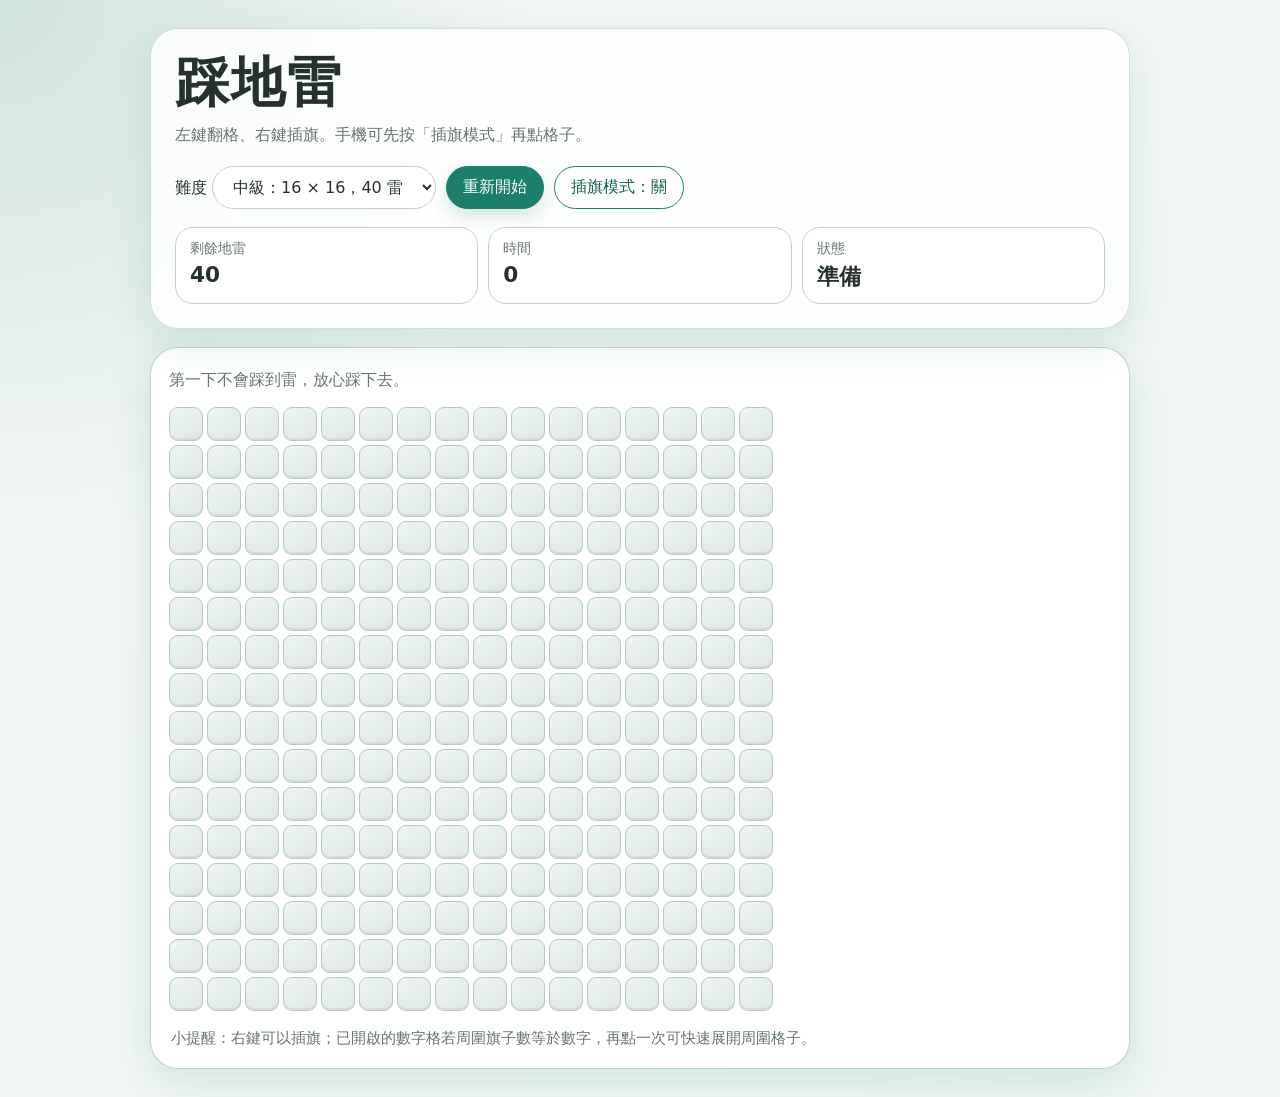
<file: minesweeper.html>
<!DOCTYPE html>
<html lang="zh-Hant">
<head>
  <meta charset="UTF-8" />
  <meta name="viewport" content="width=device-width, initial-scale=1.0" />
  <title>踩地雷 Minesweeper</title>
  <style>
    :root {
      --bg: #f4f7f5;
      --panel: #ffffff;
      --text: #24312d;
      --muted: #66756f;
      --brand: #1b7f6b;
      --brand-dark: #126250;
      --danger: #d94b4b;
      --warning: #f0a83a;
      --cell: #dfe8e4;
      --cell-open: #f8fbfa;
      --border: #bfd0c9;
      --shadow: 0 14px 40px rgba(27, 127, 107, 0.14);
      --radius: 18px;
    }

    * {
      box-sizing: border-box;
    }

    body {
      margin: 0;
      min-height: 100vh;
      font-family: "Microsoft JhengHei", "Noto Sans TC", system-ui, sans-serif;
      color: var(--text);
      background:
        radial-gradient(circle at top left, rgba(27, 127, 107, .16), transparent 34rem),
        linear-gradient(135deg, #f4f7f5 0%, #eef5f2 100%);
      display: flex;
      justify-content: center;
      padding: 28px 14px;
    }

    .app {
      width: min(100%, 980px);
    }

    .hero {
      background: rgba(255, 255, 255, .86);
      border: 1px solid rgba(191, 208, 201, .7);
      box-shadow: var(--shadow);
      border-radius: 28px;
      padding: 24px;
      margin-bottom: 18px;
      backdrop-filter: blur(8px);
    }

    .hero-top {
      display: flex;
      justify-content: space-between;
      gap: 16px;
      align-items: flex-start;
      flex-wrap: wrap;
    }

    h1 {
      margin: 0 0 8px;
      font-size: clamp(2rem, 5vw, 3.4rem);
      letter-spacing: .04em;
      line-height: 1.1;
    }

    .subtitle {
      margin: 0;
      color: var(--muted);
      line-height: 1.7;
    }

    .controls {
      display: flex;
      gap: 10px;
      flex-wrap: wrap;
      align-items: center;
      margin-top: 18px;
    }

    select,
    button {
      font: inherit;
      border-radius: 999px;
      border: 1px solid var(--border);
      padding: 10px 16px;
    }

    select {
      background: #fff;
      color: var(--text);
      min-width: 140px;
    }

    button {
      cursor: pointer;
      background: var(--brand);
      color: #fff;
      border-color: var(--brand);
      transition: transform .15s ease, background .15s ease, box-shadow .15s ease;
      box-shadow: 0 8px 18px rgba(27, 127, 107, .18);
    }

    button:hover {
      background: var(--brand-dark);
      transform: translateY(-1px);
    }

    button.secondary {
      background: #fff;
      color: var(--brand-dark);
      box-shadow: none;
    }

    .stats {
      display: grid;
      grid-template-columns: repeat(3, minmax(90px, 1fr));
      gap: 10px;
      margin-top: 18px;
    }

    .stat {
      background: #fff;
      border: 1px solid var(--border);
      border-radius: var(--radius);
      padding: 12px 14px;
    }

    .stat span {
      display: block;
      color: var(--muted);
      font-size: .85rem;
      margin-bottom: 4px;
    }

    .stat strong {
      font-size: 1.35rem;
    }

    .board-wrap {
      background: var(--panel);
      border: 1px solid rgba(191, 208, 201, .9);
      border-radius: 28px;
      box-shadow: var(--shadow);
      padding: 18px;
      overflow: auto;
    }

    .message {
      margin: 0 0 14px;
      color: var(--muted);
      line-height: 1.7;
    }

    .message.win {
      color: var(--brand-dark);
      font-weight: 700;
    }

    .message.lose {
      color: var(--danger);
      font-weight: 700;
    }

    .board {
      display: grid;
      gap: 4px;
      width: max-content;
      max-width: 100%;
      user-select: none;
      touch-action: manipulation;
    }

    .cell {
      width: var(--cell-size);
      height: var(--cell-size);
      display: grid;
      place-items: center;
      border: 1px solid #b8c9c2;
      border-radius: 9px;
      background: linear-gradient(145deg, #edf4f1, var(--cell));
      color: var(--text);
      font-weight: 800;
      font-size: calc(var(--cell-size) * .45);
      cursor: pointer;
      box-shadow: inset 0 -2px 0 rgba(0, 0, 0, .06);
    }

    .cell:hover:not(.open) {
      filter: brightness(1.03);
      outline: 2px solid rgba(27, 127, 107, .22);
    }

    .cell.open {
      background: var(--cell-open);
      border-color: #d9e6e1;
      box-shadow: none;
      cursor: default;
    }

    .cell.mine {
      background: #ffe8e8;
    }

    .cell.flagged {
      background: #fff6df;
    }

    .n1 { color: #2b7dbf; }
    .n2 { color: #1b7f6b; }
    .n3 { color: #d94b4b; }
    .n4 { color: #7357c8; }
    .n5 { color: #b75b2b; }
    .n6 { color: #15939b; }
    .n7 { color: #333; }
    .n8 { color: #777; }

    .hint {
      margin: 14px 2px 0;
      color: var(--muted);
      font-size: .92rem;
      line-height: 1.7;
    }

    @media (max-width: 640px) {
      body {
        padding: 14px 10px;
      }

      .hero,
      .board-wrap {
        border-radius: 22px;
        padding: 16px;
      }

      .stats {
        grid-template-columns: repeat(3, 1fr);
      }

      .stat {
        padding: 10px;
      }

      .stat strong {
        font-size: 1.05rem;
      }
    }
  </style>
</head>
<body>
  <main class="app">
    <section class="hero">
      <div class="hero-top">
        <div>
          <h1>踩地雷</h1>
          <p class="subtitle">左鍵翻格、右鍵插旗。手機可先按「插旗模式」再點格子。</p>
        </div>
      </div>

      <div class="controls" aria-label="遊戲控制區">
        <label>
          <span class="sr-only">難度</span>
          <select id="difficulty" aria-label="選擇難度">
            <option value="easy">初級：9 × 9，10 雷</option>
            <option value="normal" selected>中級：16 × 16，40 雷</option>
            <option value="hard">高級：30 × 16，99 雷</option>
          </select>
        </label>
        <button id="newGameBtn" type="button">重新開始</button>
        <button id="flagModeBtn" class="secondary" type="button" aria-pressed="false">插旗模式：關</button>
      </div>

      <div class="stats" aria-label="遊戲狀態">
        <div class="stat"><span>剩餘地雷</span><strong id="mineLeft">40</strong></div>
        <div class="stat"><span>時間</span><strong id="timer">0</strong></div>
        <div class="stat"><span>狀態</span><strong id="status">準備</strong></div>
      </div>
    </section>

    <section class="board-wrap">
      <p id="message" class="message">第一下不會踩到雷，放心踩下去。</p>
      <div id="board" class="board" aria-label="踩地雷遊戲盤"></div>
      <p class="hint">小提醒：右鍵可以插旗；已開啟的數字格若周圍旗子數等於數字，再點一次可快速展開周圍格子。</p>
    </section>
  </main>

  <script>
    const difficultyMap = {
      easy: { rows: 9, cols: 9, mines: 10, size: 40 },
      normal: { rows: 16, cols: 16, mines: 40, size: 34 },
      hard: { rows: 16, cols: 30, mines: 99, size: 30 }
    };

    const boardEl = document.getElementById('board');
    const difficultyEl = document.getElementById('difficulty');
    const newGameBtn = document.getElementById('newGameBtn');
    const flagModeBtn = document.getElementById('flagModeBtn');
    const mineLeftEl = document.getElementById('mineLeft');
    const timerEl = document.getElementById('timer');
    const statusEl = document.getElementById('status');
    const messageEl = document.getElementById('message');

    let config;
    let cells;
    let firstClick;
    let gameOver;
    let openedCount;
    let flaggedCount;
    let flagMode = false;
    let timer = 0;
    let timerId = null;

    function createEmptyCells() {
      return Array.from({ length: config.rows }, (_, row) =>
        Array.from({ length: config.cols }, (_, col) => ({
          row,
          col,
          mine: false,
          open: false,
          flagged: false,
          adjacent: 0
        }))
      );
    }

    function startGame() {
      config = difficultyMap[difficultyEl.value];
      cells = createEmptyCells();
      firstClick = true;
      gameOver = false;
      openedCount = 0;
      flaggedCount = 0;
      timer = 0;
      clearInterval(timerId);
      timerId = null;

      mineLeftEl.textContent = config.mines;
      timerEl.textContent = '0';
      statusEl.textContent = '準備';
      messageEl.textContent = '第一下不會踩到雷，放心踩下去。';
      messageEl.className = 'message';

      renderBoard();
    }

    function renderBoard() {
      const responsiveSize = Math.max(24, Math.min(config.size, Math.floor((window.innerWidth - 48) / config.cols)));
      boardEl.style.gridTemplateColumns = `repeat(${config.cols}, var(--cell-size))`;
      boardEl.style.setProperty('--cell-size', `${responsiveSize}px`);
      boardEl.innerHTML = '';

      for (let row = 0; row < config.rows; row++) {
        for (let col = 0; col < config.cols; col++) {
          const cell = cells[row][col];
          const btn = document.createElement('button');
          btn.type = 'button';
          btn.className = getCellClass(cell);
          btn.dataset.row = row;
          btn.dataset.col = col;
          btn.setAttribute('aria-label', getAriaLabel(cell));
          btn.textContent = getCellText(cell);
          btn.addEventListener('click', handleCellClick);
          btn.addEventListener('contextmenu', handleRightClick);
          boardEl.appendChild(btn);
        }
      }
    }

    function getCellClass(cell) {
      const classes = ['cell'];
      if (cell.open) classes.push('open');
      if (cell.flagged) classes.push('flagged');
      if (cell.open && cell.mine) classes.push('mine');
      if (cell.open && cell.adjacent) classes.push(`n${cell.adjacent}`);
      return classes.join(' ');
    }

    function getCellText(cell) {
      if (cell.flagged && !cell.open) return '🚩';
      if (!cell.open) return '';
      if (cell.mine) return '💣';
      return cell.adjacent ? String(cell.adjacent) : '';
    }

    function getAriaLabel(cell) {
      if (cell.flagged && !cell.open) return '已插旗的格子';
      if (!cell.open) return '未開啟的格子';
      if (cell.mine) return '地雷';
      return cell.adjacent ? `周圍有 ${cell.adjacent} 個地雷` : '空白格';
    }

    function handleCellClick(event) {
      const cell = getCellFromEvent(event);
      if (gameOver) return;

      if (flagMode) {
        toggleFlag(cell);
        return;
      }

      if (cell.open && cell.adjacent > 0) {
        chordOpen(cell);
        return;
      }

      openCell(cell);
    }

    function handleRightClick(event) {
      event.preventDefault();
      if (gameOver) return;
      toggleFlag(getCellFromEvent(event));
    }

    function getCellFromEvent(event) {
      const row = Number(event.currentTarget.dataset.row);
      const col = Number(event.currentTarget.dataset.col);
      return cells[row][col];
    }

    function startTimer() {
      if (timerId) return;
      timerId = setInterval(() => {
        timer += 1;
        timerEl.textContent = timer;
      }, 1000);
    }

    function placeMines(safeRow, safeCol) {
      const safeZone = new Set();
      forEachNeighbor(safeRow, safeCol, (cell) => safeZone.add(`${cell.row},${cell.col}`));
      safeZone.add(`${safeRow},${safeCol}`);

      let placed = 0;
      while (placed < config.mines) {
        const row = Math.floor(Math.random() * config.rows);
        const col = Math.floor(Math.random() * config.cols);
        const cell = cells[row][col];
        if (cell.mine || safeZone.has(`${row},${col}`)) continue;
        cell.mine = true;
        placed += 1;
      }

      calculateAdjacents();
    }

    function calculateAdjacents() {
      for (const row of cells) {
        for (const cell of row) {
          if (cell.mine) continue;
          let count = 0;
          forEachNeighbor(cell.row, cell.col, (near) => {
            if (near.mine) count += 1;
          });
          cell.adjacent = count;
        }
      }
    }

    function forEachNeighbor(row, col, callback) {
      for (let dr = -1; dr <= 1; dr++) {
        for (let dc = -1; dc <= 1; dc++) {
          if (dr === 0 && dc === 0) continue;
          const nextRow = row + dr;
          const nextCol = col + dc;
          if (nextRow < 0 || nextRow >= config.rows || nextCol < 0 || nextCol >= config.cols) continue;
          callback(cells[nextRow][nextCol]);
        }
      }
    }

    function openCell(cell) {
      if (cell.open || cell.flagged || gameOver) return;

      if (firstClick) {
        placeMines(cell.row, cell.col);
        firstClick = false;
        statusEl.textContent = '遊戲中';
        messageEl.textContent = '加油，地雷正在暗處看著你。';
        startTimer();
      }

      cell.open = true;
      openedCount += 1;

      if (cell.mine) {
        loseGame();
        return;
      }

      if (cell.adjacent === 0) {
        forEachNeighbor(cell.row, cell.col, openCell);
      }

      checkWin();
      renderBoard();
    }

    function chordOpen(cell) {
      const neighbors = [];
      let flags = 0;
      forEachNeighbor(cell.row, cell.col, (near) => {
        neighbors.push(near);
        if (near.flagged) flags += 1;
      });

      if (flags !== cell.adjacent) return;
      neighbors.forEach((near) => {
        if (!near.flagged && !near.open) openCell(near);
      });
    }

    function toggleFlag(cell) {
      if (cell.open || gameOver) return;
      cell.flagged = !cell.flagged;
      flaggedCount += cell.flagged ? 1 : -1;
      mineLeftEl.textContent = config.mines - flaggedCount;
      renderBoard();
    }

    function revealAllMines() {
      for (const row of cells) {
        for (const cell of row) {
          if (cell.mine) cell.open = true;
        }
      }
    }

    function loseGame() {
      gameOver = true;
      clearInterval(timerId);
      revealAllMines();
      statusEl.textContent = '失敗';
      messageEl.textContent = 'BOOM！你踩到雷了，再來一局。';
      messageEl.className = 'message lose';
      renderBoard();
    }

    function checkWin() {
      const safeCells = config.rows * config.cols - config.mines;
      if (openedCount !== safeCells) return;

      gameOver = true;
      clearInterval(timerId);
      statusEl.textContent = '勝利';
      messageEl.textContent = `恭喜破關！完成時間：${timer} 秒。`;
      messageEl.className = 'message win';

      for (const row of cells) {
        for (const cell of row) {
          if (cell.mine) cell.flagged = true;
        }
      }
      flaggedCount = config.mines;
      mineLeftEl.textContent = '0';
    }

    newGameBtn.addEventListener('click', startGame);
    difficultyEl.addEventListener('change', startGame);
    flagModeBtn.addEventListener('click', () => {
      flagMode = !flagMode;
      flagModeBtn.textContent = `插旗模式：${flagMode ? '開' : '關'}`;
      flagModeBtn.setAttribute('aria-pressed', String(flagMode));
    });

    window.addEventListener('resize', renderBoard);
    startGame();
  </script>
</body>
</html>
</file>
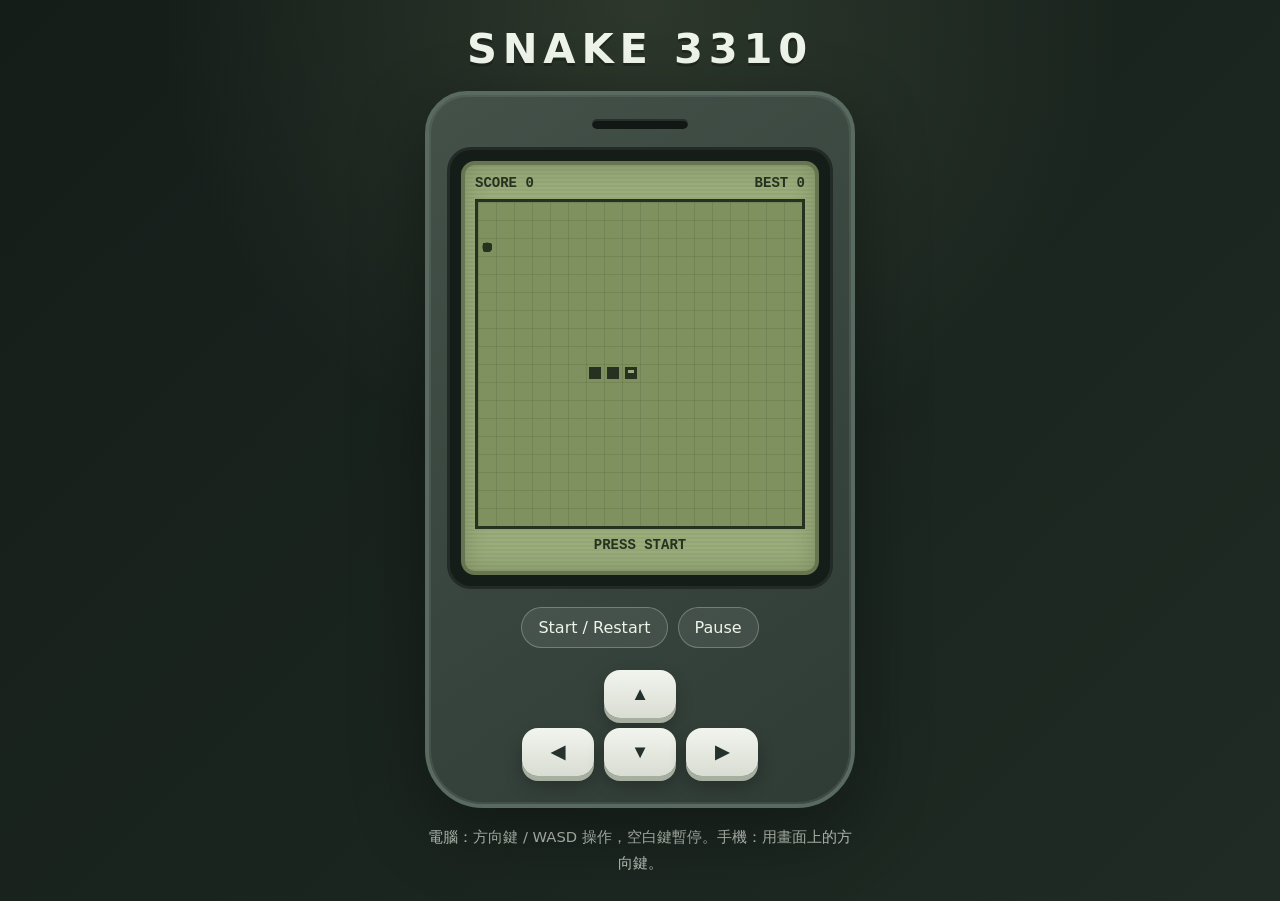
<file: snake.html>
<!DOCTYPE html>
<html lang="zh-Hant">
<head>
  <meta charset="UTF-8" />
  <meta name="viewport" content="width=device-width, initial-scale=1.0" />
  <title>Nokia 風格貪食蛇</title>
  <style>
    :root {
      --body: #1f2b24;
      --phone: #2f3b35;
      --phone-dark: #18211d;
      --screen: #9bad7b;
      --screen-dark: #7f915f;
      --pixel: #26311f;
      --pixel-soft: rgba(38, 49, 31, .18);
      --key: #d9ddd2;
      --key-text: #24312d;
      --shadow: 0 24px 70px rgba(0,0,0,.35);
    }

    * { box-sizing: border-box; }

    body {
      margin: 0;
      min-height: 100vh;
      display: grid;
      place-items: center;
      padding: 24px 12px;
      font-family: "Microsoft JhengHei", system-ui, sans-serif;
      background:
        radial-gradient(circle at top, rgba(155,173,123,.16), transparent 30rem),
        linear-gradient(135deg, #151d19, var(--body));
      color: #eef4e9;
    }

    .wrap {
      width: min(100%, 430px);
      text-align: center;
    }

    .title {
      margin: 0 0 18px;
      letter-spacing: .14em;
      font-size: clamp(1.7rem, 6vw, 2.6rem);
      text-shadow: 0 3px 0 rgba(0,0,0,.25);
    }

    .phone {
      background: linear-gradient(145deg, #435149, var(--phone));
      border: 4px solid #596a60;
      border-radius: 42px 42px 58px 58px;
      padding: 24px 18px 28px;
      box-shadow: var(--shadow), inset 0 0 0 2px rgba(255,255,255,.08);
      position: relative;
    }

    .speaker {
      width: 96px;
      height: 10px;
      margin: 0 auto 18px;
      border-radius: 999px;
      background: #111814;
      box-shadow: inset 0 2px 0 rgba(255,255,255,.1);
    }

    .screen-shell {
      background: #151d19;
      border-radius: 24px;
      padding: 14px;
      box-shadow: inset 0 0 0 3px rgba(255,255,255,.06);
    }

    .screen {
      background:
        linear-gradient(rgba(38,49,31,.06) 50%, transparent 50%),
        var(--screen);
      background-size: 100% 4px;
      border: 4px solid #677650;
      border-radius: 14px;
      padding: 10px;
      color: var(--pixel);
      box-shadow: inset 0 0 22px rgba(38,49,31,.25);
    }

    .hud {
      display: flex;
      justify-content: space-between;
      align-items: center;
      font-family: "Courier New", monospace;
      font-weight: 900;
      font-size: 14px;
      margin-bottom: 8px;
      text-transform: uppercase;
    }

    canvas {
      display: block;
      width: 100%;
      aspect-ratio: 1 / 1;
      background: var(--screen-dark);
      border: 3px solid var(--pixel);
      image-rendering: pixelated;
    }

    .message {
      min-height: 24px;
      margin: 8px 0 0;
      font-family: "Courier New", monospace;
      font-weight: 900;
      font-size: 14px;
      color: var(--pixel);
    }

    .keys {
      display: grid;
      grid-template-columns: repeat(3, 72px);
      gap: 10px;
      justify-content: center;
      margin-top: 22px;
    }

    .key {
      height: 48px;
      border: 0;
      border-radius: 16px;
      background: linear-gradient(#f2f4ee, var(--key));
      color: var(--key-text);
      font-size: 1.15rem;
      font-weight: 900;
      cursor: pointer;
      box-shadow: 0 5px 0 #a7afa1, 0 10px 18px rgba(0,0,0,.24);
    }

    .key:active {
      transform: translateY(4px);
      box-shadow: 0 1px 0 #a7afa1, 0 5px 10px rgba(0,0,0,.22);
    }

    .key.empty {
      visibility: hidden;
    }

    .actions {
      display: flex;
      gap: 10px;
      justify-content: center;
      flex-wrap: wrap;
      margin-top: 18px;
    }

    .action {
      border: 1px solid rgba(238,244,233,.28);
      border-radius: 999px;
      padding: 10px 16px;
      background: rgba(255,255,255,.08);
      color: #eef4e9;
      font: inherit;
      cursor: pointer;
    }

    .help {
      margin: 16px auto 0;
      color: rgba(238,244,233,.76);
      line-height: 1.8;
      font-size: .92rem;
    }

    @media (max-width: 420px) {
      .phone { padding-inline: 12px; }
      .keys { grid-template-columns: repeat(3, 64px); }
      .key { height: 44px; }
    }
  </style>
</head>
<body>
  <main class="wrap">
    <h1 class="title">SNAKE 3310</h1>

    <section class="phone" aria-label="Nokia 風格貪食蛇遊戲">
      <div class="speaker"></div>

      <div class="screen-shell">
        <div class="screen">
          <div class="hud">
            <span>SCORE <b id="score">0</b></span>
            <span>BEST <b id="best">0</b></span>
          </div>
          <canvas id="game" width="360" height="360" aria-label="貪食蛇遊戲畫面"></canvas>
          <p id="message" class="message">PRESS START</p>
        </div>
      </div>

      <div class="actions">
        <button class="action" id="startBtn" type="button">Start / Restart</button>
        <button class="action" id="pauseBtn" type="button">Pause</button>
      </div>

      <div class="keys" aria-label="手機方向鍵">
        <button class="key empty" tabindex="-1"></button>
        <button class="key" data-dir="up" type="button">▲</button>
        <button class="key empty" tabindex="-1"></button>
        <button class="key" data-dir="left" type="button">◀</button>
        <button class="key" data-dir="down" type="button">▼</button>
        <button class="key" data-dir="right" type="button">▶</button>
      </div>
    </section>

    <p class="help">電腦：方向鍵 / WASD 操作，空白鍵暫停。手機：用畫面上的方向鍵。</p>
  </main>

  <script>
    const canvas = document.getElementById('game');
    const ctx = canvas.getContext('2d');
    const scoreEl = document.getElementById('score');
    const bestEl = document.getElementById('best');
    const messageEl = document.getElementById('message');
    const startBtn = document.getElementById('startBtn');
    const pauseBtn = document.getElementById('pauseBtn');
    const keyBtns = document.querySelectorAll('[data-dir]');

    const grid = 18;
    const tile = canvas.width / grid;
    const tickMs = 115;

    let snake;
    let food;
    let direction;
    let nextDirection;
    let score;
    let best = Number(localStorage.getItem('nokiaSnakeBest') || 0);
    let loopId = null;
    let running = false;
    let paused = false;

    bestEl.textContent = best;
    resetGame(false);
    draw();

    function resetGame(shouldStart = true) {
      snake = [
        { x: 8, y: 9 },
        { x: 7, y: 9 },
        { x: 6, y: 9 }
      ];
      direction = { x: 1, y: 0 };
      nextDirection = { x: 1, y: 0 };
      score = 0;
      paused = false;
      scoreEl.textContent = score;
      placeFood();
      messageEl.textContent = shouldStart ? 'GO!' : 'PRESS START';
      draw();

      if (shouldStart) startLoop();
    }

    function startLoop() {
      clearInterval(loopId);
      running = true;
      loopId = setInterval(step, tickMs);
    }

    function stopLoop() {
      clearInterval(loopId);
      loopId = null;
      running = false;
    }

    function togglePause() {
      if (!running) return;
      paused = !paused;
      messageEl.textContent = paused ? 'PAUSED' : 'GO!';
      draw();
    }

    function step() {
      if (paused) return;

      direction = nextDirection;
      const head = snake[0];
      const nextHead = {
        x: head.x + direction.x,
        y: head.y + direction.y
      };

      if (hitWall(nextHead) || hitSelf(nextHead)) {
        gameOver();
        return;
      }

      snake.unshift(nextHead);

      if (nextHead.x === food.x && nextHead.y === food.y) {
        score += 10;
        scoreEl.textContent = score;
        if (score > best) {
          best = score;
          bestEl.textContent = best;
          localStorage.setItem('nokiaSnakeBest', String(best));
        }
        placeFood();
      } else {
        snake.pop();
      }

      draw();
    }

    function gameOver() {
      stopLoop();
      messageEl.textContent = 'GAME OVER';
      draw(true);
    }

    function hitWall(pos) {
      return pos.x < 0 || pos.x >= grid || pos.y < 0 || pos.y >= grid;
    }

    function hitSelf(pos) {
      return snake.some(part => part.x === pos.x && part.y === pos.y);
    }

    function placeFood() {
      do {
        food = {
          x: Math.floor(Math.random() * grid),
          y: Math.floor(Math.random() * grid)
        };
      } while (snake.some(part => part.x === food.x && part.y === food.y));
    }

    function setDirection(name) {
      const map = {
        up: { x: 0, y: -1 },
        down: { x: 0, y: 1 },
        left: { x: -1, y: 0 },
        right: { x: 1, y: 0 }
      };
      const selected = map[name];
      if (!selected) return;

      const isReverse = selected.x + direction.x === 0 && selected.y + direction.y === 0;
      if (isReverse) return;

      nextDirection = selected;
      if (!running) {
        messageEl.textContent = 'PRESS START';
      }
    }

    function draw(isGameOver = false) {
      ctx.fillStyle = '#7f915f';
      ctx.fillRect(0, 0, canvas.width, canvas.height);

      drawGrid();
      drawFood();
      drawSnake(isGameOver);
    }

    function drawGrid() {
      ctx.fillStyle = 'rgba(38, 49, 31, .12)';
      for (let i = 0; i <= grid; i++) {
        ctx.fillRect(i * tile, 0, 1, canvas.height);
        ctx.fillRect(0, i * tile, canvas.width, 1);
      }
    }

    function drawSnake(isGameOver) {
      snake.forEach((part, index) => {
        ctx.fillStyle = isGameOver && index === 0 ? '#4b221f' : '#26311f';
        ctx.fillRect(part.x * tile + 3, part.y * tile + 3, tile - 6, tile - 6);

        if (index === 0) {
          ctx.fillStyle = '#9bad7b';
          const eyeSize = 3;
          const baseX = part.x * tile;
          const baseY = part.y * tile;
          ctx.fillRect(baseX + 7, baseY + 7, eyeSize, eyeSize);
          ctx.fillRect(baseX + tile - 10, baseY + 7, eyeSize, eyeSize);
        }
      });
    }

    function drawFood() {
      ctx.fillStyle = '#26311f';
      ctx.beginPath();
      ctx.arc(food.x * tile + tile / 2, food.y * tile + tile / 2, tile * .28, 0, Math.PI * 2);
      ctx.fill();
    }

    startBtn.addEventListener('click', () => resetGame(true));
    pauseBtn.addEventListener('click', togglePause);

    keyBtns.forEach(btn => {
      btn.addEventListener('click', () => setDirection(btn.dataset.dir));
    });

    window.addEventListener('keydown', (event) => {
      const key = event.key.toLowerCase();
      const keyMap = {
        arrowup: 'up',
        w: 'up',
        arrowdown: 'down',
        s: 'down',
        arrowleft: 'left',
        a: 'left',
        arrowright: 'right',
        d: 'right'
      };

      if (key === ' ') {
        event.preventDefault();
        togglePause();
        return;
      }

      if (keyMap[key]) {
        event.preventDefault();
        setDirection(keyMap[key]);
      }
    });
  </script>
</body>
</html>
</file>
<file: Factory/style.css>
:root {
  color-scheme: dark;
  --bg: #151922;
  --panel: #1f2430;
  --text: #dfe6f3;
  --muted: #a6b1c2;
  --accent: #44c0ff;
  --grid-line: #2d3648;
}

* {
  box-sizing: border-box;
  font-family: "Segoe UI", "Microsoft JhengHei", sans-serif;
}

body {
  margin: 0;
  background: var(--bg);
  color: var(--text);
}

.topbar {
  padding: 14px 18px;
  border-bottom: 1px solid #2b3343;
}

.topbar h1 {
  margin: 0;
  font-size: 22px;
}

.topbar p {
  margin: 6px 0 0;
  color: var(--muted);
}

.layout {
  display: grid;
  grid-template-columns: 360px 1fr 260px;
  gap: 14px;
  padding: 14px;
}

.panel {
  background: var(--panel);
  border: 1px solid #2a3140;
  border-radius: 10px;
  padding: 12px;
}

.controls h2,
.status h2 {
  margin: 8px 0;
  font-size: 16px;
}

.row {
  display: flex;
  align-items: center;
  flex-wrap: wrap;
  gap: 8px;
  margin-bottom: 10px;
}

input[type="number"] {
  width: 74px;
}

input[type="text"] {
  min-width: 120px;
}

select {
  background: #252d3d;
  color: var(--text);
  border: 1px solid #364259;
  border-radius: 6px;
  padding: 6px 10px;
}

button,
input {
  background: #252d3d;
  color: var(--text);
  border: 1px solid #364259;
  border-radius: 6px;
  padding: 6px 10px;
}

button:hover {
  border-color: var(--accent);
  cursor: pointer;
}

.tool-btn.active {
  border-color: var(--accent);
  color: #bfe8ff;
}

.hint {
  color: var(--muted);
  margin: -2px 0 10px;
  font-size: 13px;
  line-height: 1.45;
}

.color-row label {
  font-size: 13px;
  color: var(--muted);
}

input[type="color"] {
  width: 36px;
  height: 30px;
  padding: 2px;
  border-radius: 6px;
}

.custom-tool-row label {
  font-size: 13px;
  color: var(--muted);
}

.custom-tool-list {
  display: flex;
  flex-wrap: wrap;
  gap: 6px;
  margin-bottom: 10px;
}

.custom-tool-chip {
  border: 1px solid #44516a;
  border-radius: 999px;
  padding: 3px 10px;
  font-size: 12px;
  color: var(--muted);
}

.layer-tabs {
  display: flex;
  flex-wrap: wrap;
  gap: 6px;
  margin-bottom: 10px;
}

.layer-tab-btn {
  padding: 4px 10px;
  border-radius: 999px;
}

.layer-tab-btn.active {
  border-color: var(--accent);
  color: #bfe8ff;
}

.canvas-panel {
  display: flex;
  justify-content: center;
  align-items: center;
}

#gridCanvas {
  width: 100%;
  height: auto;
  border: 1px solid var(--grid-line);
  background: #111722;
}

.status ul {
  list-style: none;
  margin: 0;
  padding: 0;
}

.status li {
  margin-bottom: 8px;
  color: var(--muted);
}

@media (max-width: 1300px) {
  .layout {
    grid-template-columns: 1fr;
  }
}
</file>
